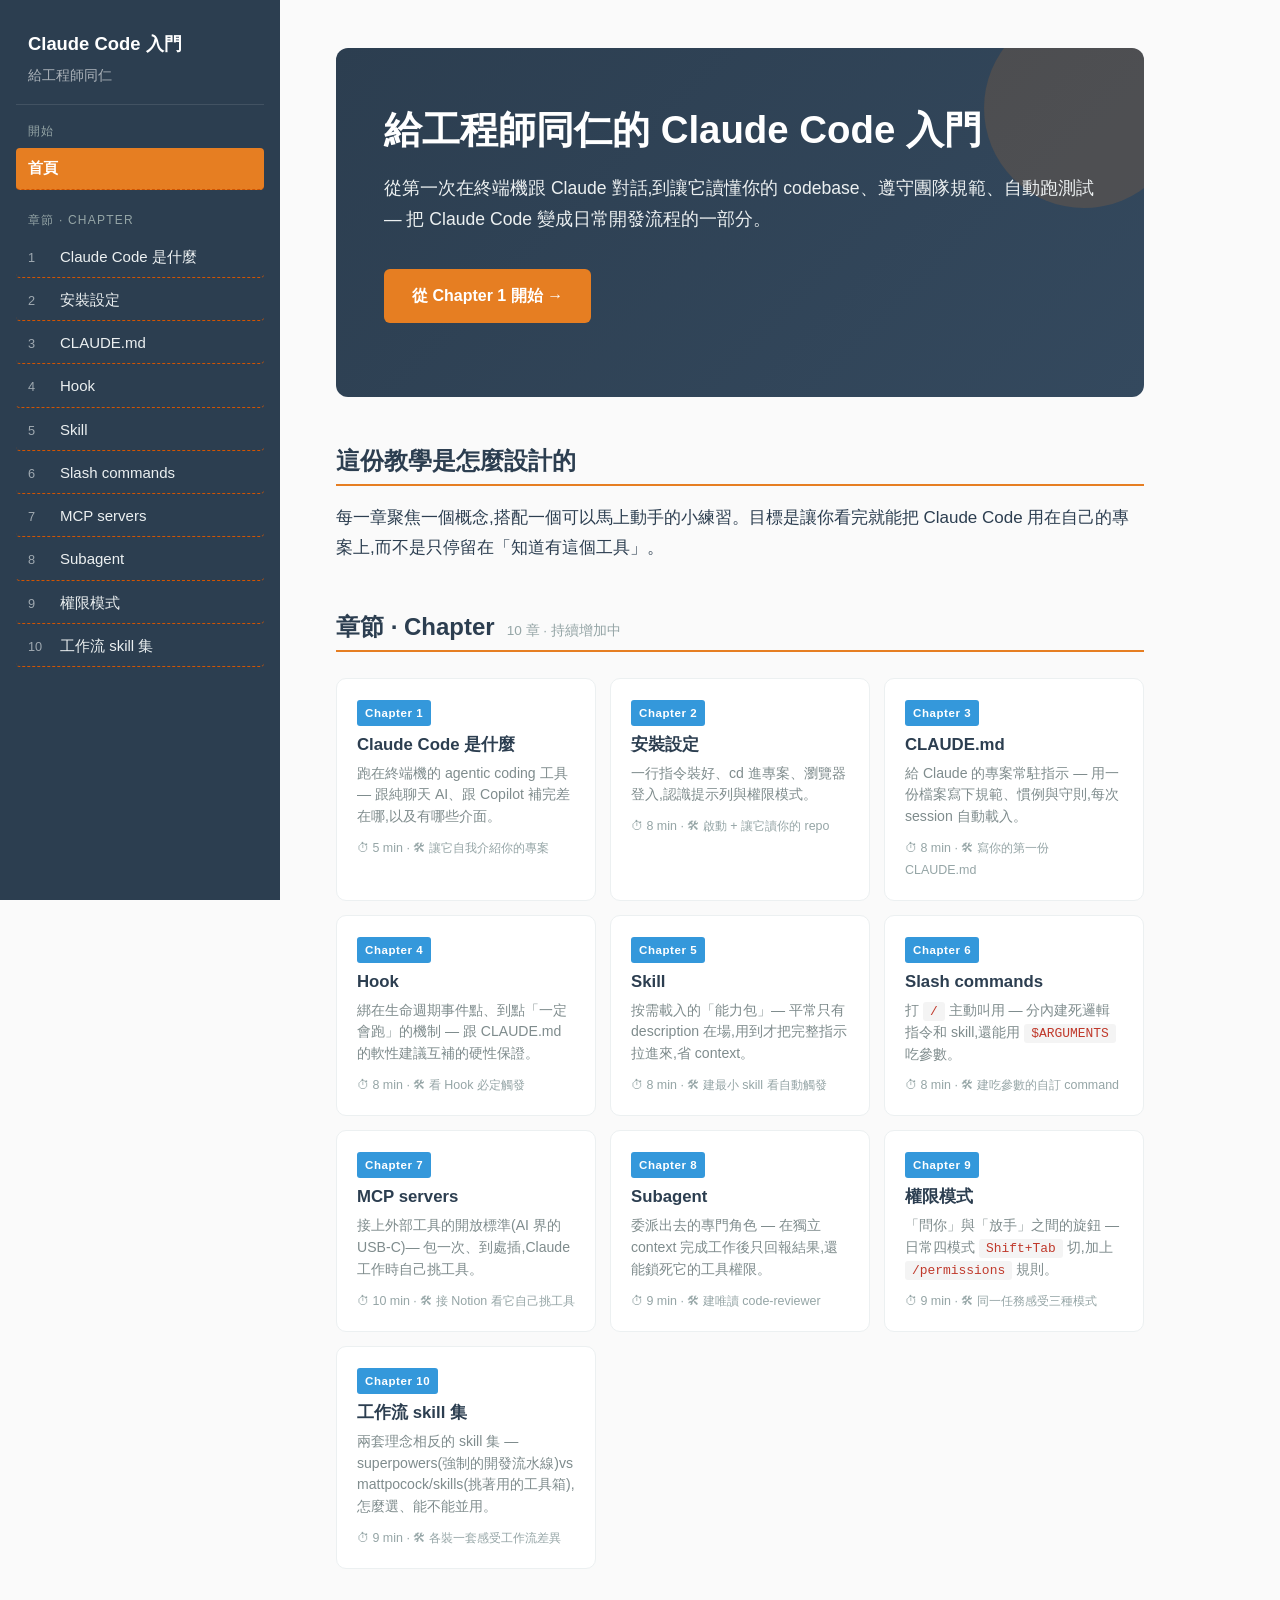
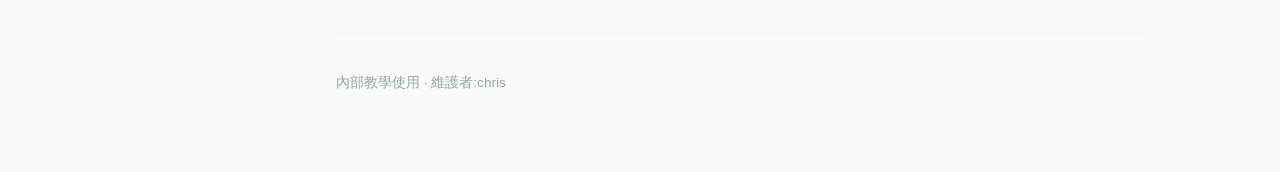
<file: index.html>
<!DOCTYPE html>
<html lang="zh-Hant">
<head>
  <meta charset="UTF-8">
  <meta name="viewport" content="width=device-width, initial-scale=1.0">
  <title>Claude Code 入門 — 給工程師同仁</title>
  <link rel="stylesheet" href="styles.css">
  <script src="script.js" defer></script>
</head>
<body>
<div class="site">

<aside class="sidebar">
  <a class="sidebar-brand" href="index.html">
    Claude Code 入門
    <small>給工程師同仁</small>
  </a>

  <div class="sidebar-section">
    <div class="sidebar-heading">開始</div>
    <a class="sidebar-link active" href="index.html">首頁</a>
  </div>

  <div class="sidebar-section">
    <div class="sidebar-heading">章節 · Chapter</div>
    <a class="sidebar-link" href="01-claude-code-是什麼.html"><span class="num">1</span>Claude Code 是什麼</a>
    <a class="sidebar-link" href="02-安裝設定.html"><span class="num">2</span>安裝設定</a>
    <a class="sidebar-link" href="03-claude-md.html"><span class="num">3</span>CLAUDE.md</a>
    <a class="sidebar-link" href="04-hook.html"><span class="num">4</span>Hook</a>
    <a class="sidebar-link" href="05-skill.html"><span class="num">5</span>Skill</a>
    <a class="sidebar-link" href="06-slash-commands.html"><span class="num">6</span>Slash commands</a>
    <a class="sidebar-link" href="07-mcp.html"><span class="num">7</span>MCP servers</a>
    <a class="sidebar-link" href="08-subagent.html"><span class="num">8</span>Subagent</a>
    <a class="sidebar-link" href="09-permission-modes.html"><span class="num">9</span>權限模式</a>
    <a class="sidebar-link" href="10-skill-工作流集.html"><span class="num">10</span>工作流 skill 集</a>
  </div>
</aside>

<main class="main">

<section class="hero">
  <h1>給工程師同仁的 Claude Code 入門</h1>
  <p>從第一次在終端機跟 Claude 對話,到讓它讀懂你的 codebase、遵守團隊規範、自動跑測試 — 把 Claude Code 變成日常開發流程的一部分。</p>
  <p style="margin-top: 18px;">
    <a class="btn" href="01-claude-code-是什麼.html">從 Chapter 1 開始 →</a>
  </p>
</section>

<section>
  <h2>這份教學是怎麼設計的</h2>
  <p>每一章聚焦一個概念,搭配一個可以馬上動手的小練習。目標是讓你看完就能把 Claude Code 用在自己的專案上,而不是只停留在「知道有這個工具」。</p>
</section>

<section class="section-block">
  <h2>章節 · Chapter <span class="duration">10 章 · 持續增加中</span></h2>
  <div class="lesson-grid">

    <a class="lesson-card partA" href="01-claude-code-是什麼.html">
      <span class="badge">Chapter 1</span>
      <h3>Claude Code 是什麼</h3>
      <div class="desc">跑在終端機的 agentic coding 工具 — 跟純聊天 AI、跟 Copilot 補完差在哪,以及有哪些介面。</div>
      <div class="meta">⏱ 5 min · 🛠 讓它自我介紹你的專案</div>
    </a>

    <a class="lesson-card partA" href="02-安裝設定.html">
      <span class="badge">Chapter 2</span>
      <h3>安裝設定</h3>
      <div class="desc">一行指令裝好、cd 進專案、瀏覽器登入,認識提示列與權限模式。</div>
      <div class="meta">⏱ 8 min · 🛠 啟動 + 讓它讀你的 repo</div>
    </a>

    <a class="lesson-card partA" href="03-claude-md.html">
      <span class="badge">Chapter 3</span>
      <h3>CLAUDE.md</h3>
      <div class="desc">給 Claude 的專案常駐指示 — 用一份檔案寫下規範、慣例與守則,每次 session 自動載入。</div>
      <div class="meta">⏱ 8 min · 🛠 寫你的第一份 CLAUDE.md</div>
    </a>

    <a class="lesson-card partA" href="04-hook.html">
      <span class="badge">Chapter 4</span>
      <h3>Hook</h3>
      <div class="desc">綁在生命週期事件點、到點「一定會跑」的機制 — 跟 CLAUDE.md 的軟性建議互補的硬性保證。</div>
      <div class="meta">⏱ 8 min · 🛠 看 Hook 必定觸發</div>
    </a>

    <a class="lesson-card partA" href="05-skill.html">
      <span class="badge">Chapter 5</span>
      <h3>Skill</h3>
      <div class="desc">按需載入的「能力包」— 平常只有 description 在場,用到才把完整指示拉進來,省 context。</div>
      <div class="meta">⏱ 8 min · 🛠 建最小 skill 看自動觸發</div>
    </a>

    <a class="lesson-card partA" href="06-slash-commands.html">
      <span class="badge">Chapter 6</span>
      <h3>Slash commands</h3>
      <div class="desc">打 <code>/</code> 主動叫用 — 分內建死邏輯指令和 skill,還能用 <code>$ARGUMENTS</code> 吃參數。</div>
      <div class="meta">⏱ 8 min · 🛠 建吃參數的自訂 command</div>
    </a>

    <a class="lesson-card partA" href="07-mcp.html">
      <span class="badge">Chapter 7</span>
      <h3>MCP servers</h3>
      <div class="desc">接上外部工具的開放標準(AI 界的 USB-C)— 包一次、到處插,Claude 工作時自己挑工具。</div>
      <div class="meta">⏱ 10 min · 🛠 接 Notion 看它自己挑工具</div>
    </a>

    <a class="lesson-card partA" href="08-subagent.html">
      <span class="badge">Chapter 8</span>
      <h3>Subagent</h3>
      <div class="desc">委派出去的專門角色 — 在獨立 context 完成工作後只回報結果,還能鎖死它的工具權限。</div>
      <div class="meta">⏱ 9 min · 🛠 建唯讀 code-reviewer</div>
    </a>

    <a class="lesson-card partA" href="09-permission-modes.html">
      <span class="badge">Chapter 9</span>
      <h3>權限模式</h3>
      <div class="desc">「問你」與「放手」之間的旋鈕 — 日常四模式 <code>Shift+Tab</code> 切,加上 <code>/permissions</code> 規則。</div>
      <div class="meta">⏱ 9 min · 🛠 同一任務感受三種模式</div>
    </a>

    <a class="lesson-card partA" href="10-skill-工作流集.html">
      <span class="badge">Chapter 10</span>
      <h3>工作流 skill 集</h3>
      <div class="desc">兩套理念相反的 skill 集 — superpowers(強制的開發流水線)vs mattpocock/skills(挑著用的工具箱),怎麼選、能不能並用。</div>
      <div class="meta">⏱ 9 min · 🛠 各裝一套感受工作流差異</div>
    </a>

  </div>
</section>

<div class="footer">
  <p>內部教學使用 · 維護者:chris</p>
</div>

</main>
</div>
</body>
</html>
</file>
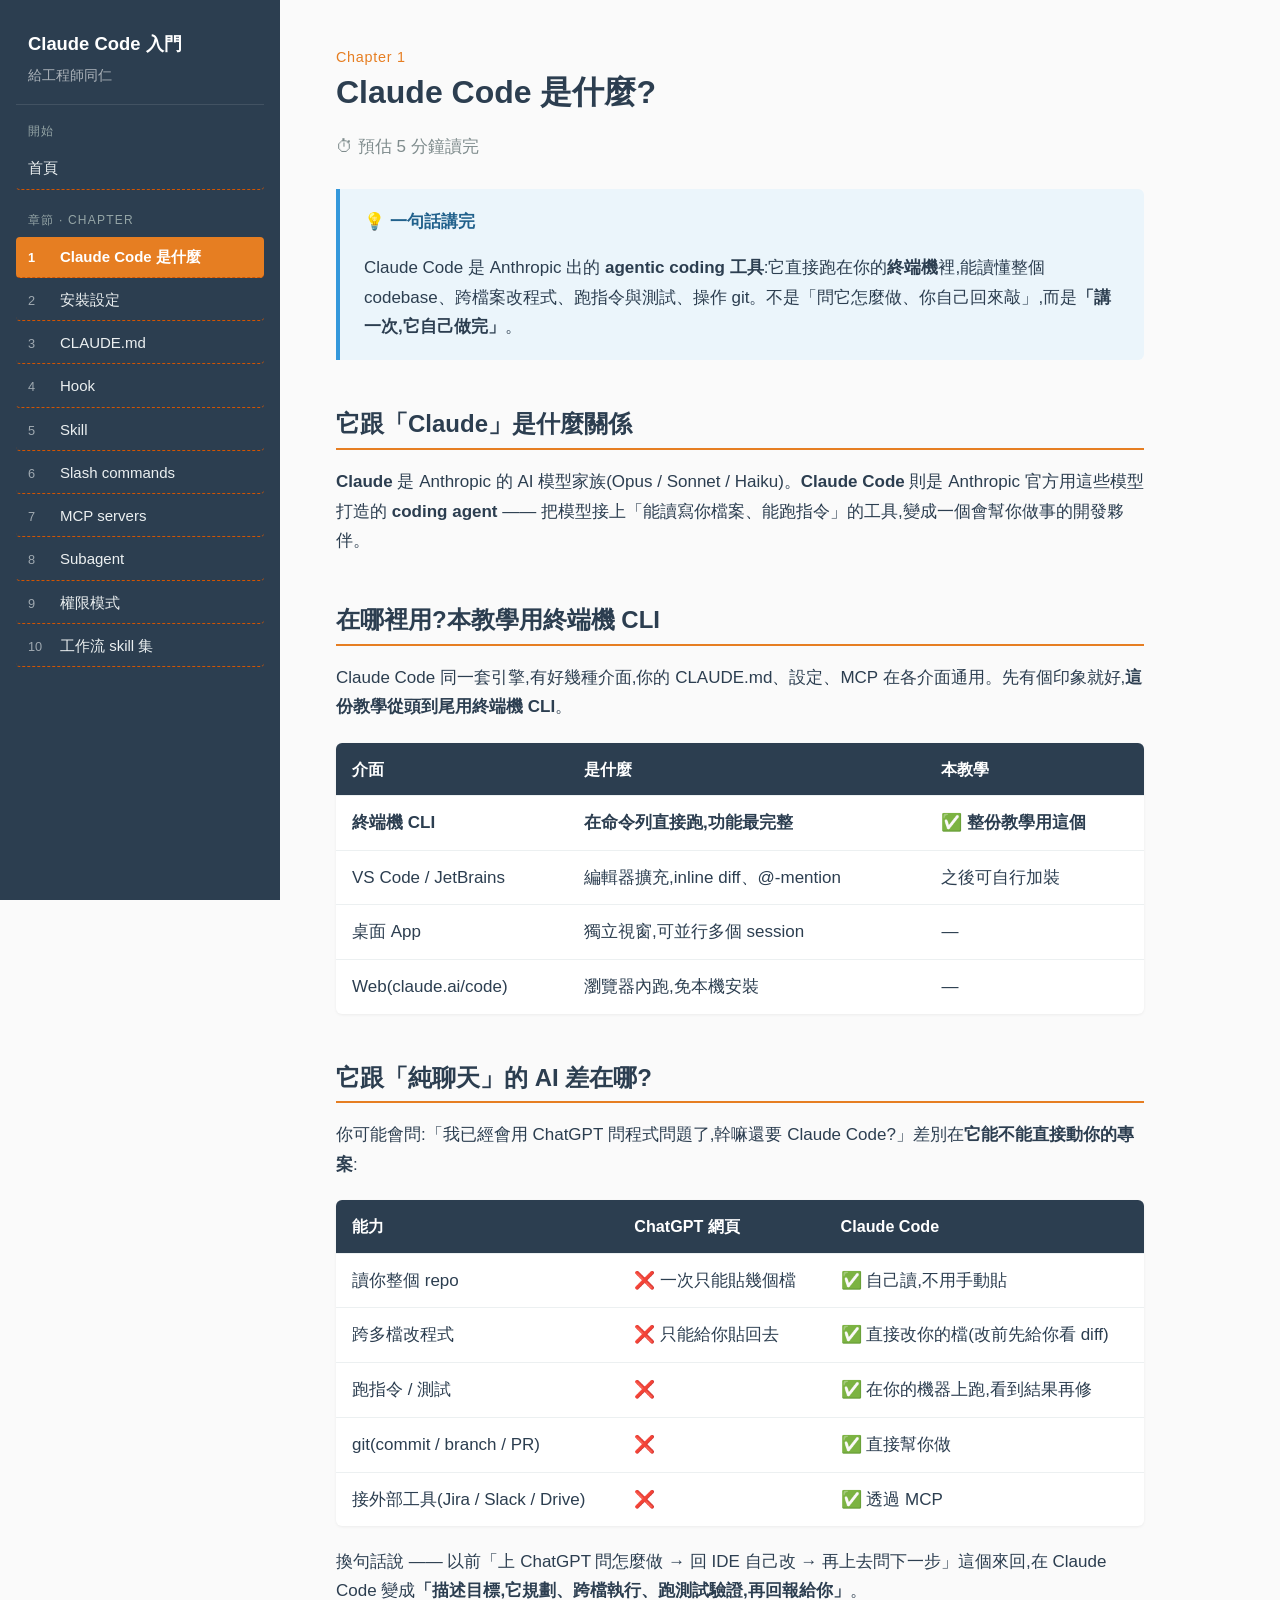
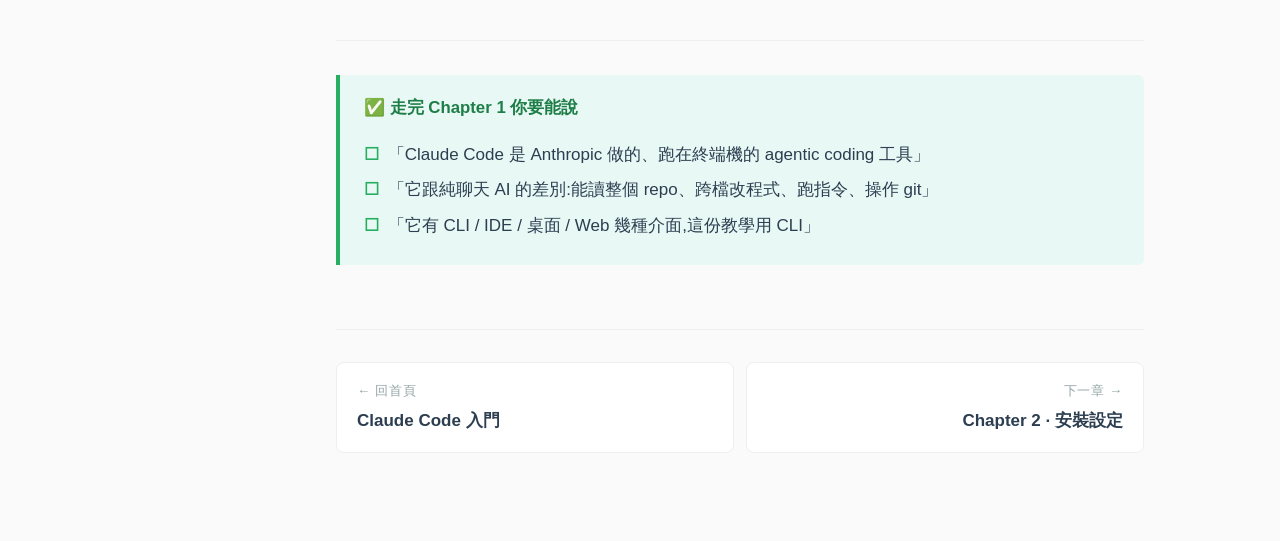
<file: 01-claude-code-是什麼.html>
<!DOCTYPE html>
<html lang="zh-Hant">
<head>
  <meta charset="UTF-8">
  <meta name="viewport" content="width=device-width, initial-scale=1.0">
  <title>Chapter 1 · Claude Code 是什麼 — Claude Code 入門</title>
  <link rel="stylesheet" href="styles.css">
  <script src="script.js" defer></script>
</head>
<body>
<div class="site">

<aside class="sidebar">
  <a class="sidebar-brand" href="index.html">
    Claude Code 入門
    <small>給工程師同仁</small>
  </a>

  <div class="sidebar-section">
    <div class="sidebar-heading">開始</div>
    <a class="sidebar-link" href="index.html">首頁</a>
  </div>

  <div class="sidebar-section">
    <div class="sidebar-heading">章節 · Chapter</div>
    <a class="sidebar-link active" href="01-claude-code-是什麼.html"><span class="num">1</span>Claude Code 是什麼</a>
    <a class="sidebar-link" href="02-安裝設定.html"><span class="num">2</span>安裝設定</a>
    <a class="sidebar-link" href="03-claude-md.html"><span class="num">3</span>CLAUDE.md</a>
    <a class="sidebar-link" href="04-hook.html"><span class="num">4</span>Hook</a>
    <a class="sidebar-link" href="05-skill.html"><span class="num">5</span>Skill</a>
    <a class="sidebar-link" href="06-slash-commands.html"><span class="num">6</span>Slash commands</a>
    <a class="sidebar-link" href="07-mcp.html"><span class="num">7</span>MCP servers</a>
    <a class="sidebar-link" href="08-subagent.html"><span class="num">8</span>Subagent</a>
    <a class="sidebar-link" href="09-permission-modes.html"><span class="num">9</span>權限模式</a>
    <a class="sidebar-link" href="10-skill-工作流集.html"><span class="num">10</span>工作流 skill 集</a>
  </div>
</aside>

<main class="main">

<h1>
  <span class="chapter-label">Chapter 1</span>
  Claude Code 是什麼?
</h1>

<p style="color:#7F8C8D;">⏱ 預估 5 分鐘讀完</p>

<div class="box box-concept">
  <div class="box-title">💡 一句話講完</div>
  <p>Claude Code 是 Anthropic 出的 <strong>agentic coding 工具</strong>:它直接跑在你的<strong>終端機</strong>裡,能讀懂整個 codebase、跨檔案改程式、跑指令與測試、操作 git。不是「問它怎麼做、你自己回來敲」,而是<strong>「講一次,它自己做完」</strong>。</p>
</div>

<h2>它跟「Claude」是什麼關係</h2>

<p><strong>Claude</strong> 是 Anthropic 的 AI 模型家族(Opus / Sonnet / Haiku)。<strong>Claude Code</strong> 則是 Anthropic 官方用這些模型打造的 <strong>coding agent</strong> —— 把模型接上「能讀寫你檔案、能跑指令」的工具,變成一個會幫你做事的開發夥伴。</p>

<h2>在哪裡用?本教學用終端機 CLI</h2>

<p>Claude Code 同一套引擎,有好幾種介面,你的 CLAUDE.md、設定、MCP 在各介面通用。先有個印象就好,<strong>這份教學從頭到尾用終端機 CLI</strong>。</p>

<table>
  <tr>
    <th>介面</th>
    <th>是什麼</th>
    <th>本教學</th>
  </tr>
  <tr>
    <td><strong>終端機 CLI</strong></td>
    <td><strong>在命令列直接跑,功能最完整</strong></td>
    <td><strong>✅ 整份教學用這個</strong></td>
  </tr>
  <tr>
    <td>VS Code / JetBrains</td>
    <td>編輯器擴充,inline diff、@-mention</td>
    <td>之後可自行加裝</td>
  </tr>
  <tr>
    <td>桌面 App</td>
    <td>獨立視窗,可並行多個 session</td>
    <td>—</td>
  </tr>
  <tr>
    <td>Web(claude.ai/code)</td>
    <td>瀏覽器內跑,免本機安裝</td>
    <td>—</td>
  </tr>
</table>

<h2>它跟「純聊天」的 AI 差在哪?</h2>

<p>你可能會問:「我已經會用 ChatGPT 問程式問題了,幹嘛還要 Claude Code?」差別在<strong>它能不能直接動你的專案</strong>:</p>

<table>
  <tr>
    <th>能力</th>
    <th>ChatGPT 網頁</th>
    <th>Claude Code</th>
  </tr>
  <tr>
    <td>讀你整個 repo</td>
    <td>❌ 一次只能貼幾個檔</td>
    <td>✅ 自己讀,不用手動貼</td>
  </tr>
  <tr>
    <td>跨多檔改程式</td>
    <td>❌ 只能給你貼回去</td>
    <td>✅ 直接改你的檔(改前先給你看 diff)</td>
  </tr>
  <tr>
    <td>跑指令 / 測試</td>
    <td>❌</td>
    <td>✅ 在你的機器上跑,看到結果再修</td>
  </tr>
  <tr>
    <td>git(commit / branch / PR)</td>
    <td>❌</td>
    <td>✅ 直接幫你做</td>
  </tr>
  <tr>
    <td>接外部工具(Jira / Slack / Drive)</td>
    <td>❌</td>
    <td>✅ 透過 MCP</td>
  </tr>
</table>

<p>換句話說 —— 以前「上 ChatGPT 問怎麼做 → 回 IDE 自己改 → 再上去問下一步」這個來回,在 Claude Code 變成<strong>「描述目標,它規劃、跨檔執行、跑測試驗證,再回報給你」</strong>。</p>


<hr>

<div class="box box-check">
  <div class="box-title">✅ 走完 Chapter 1 你要能說</div>
  <ul>
    <li>「Claude Code 是 Anthropic 做的、跑在終端機的 agentic coding 工具」</li>
    <li>「它跟純聊天 AI 的差別:能讀整個 repo、跨檔改程式、跑指令、操作 git」</li>
    <li>「它有 CLI / IDE / 桌面 / Web 幾種介面,這份教學用 CLI」</li>
  </ul>
</div>

<div class="page-nav">
  <a href="index.html">
    <span class="label">← 回首頁</span>
    <span class="title">Claude Code 入門</span>
  </a>
  <a href="02-安裝設定.html" class="next">
    <span class="label">下一章 →</span>
    <span class="title">Chapter 2 · 安裝設定</span>
  </a>
</div>

</main>
</div>
</body>
</html>
</file>
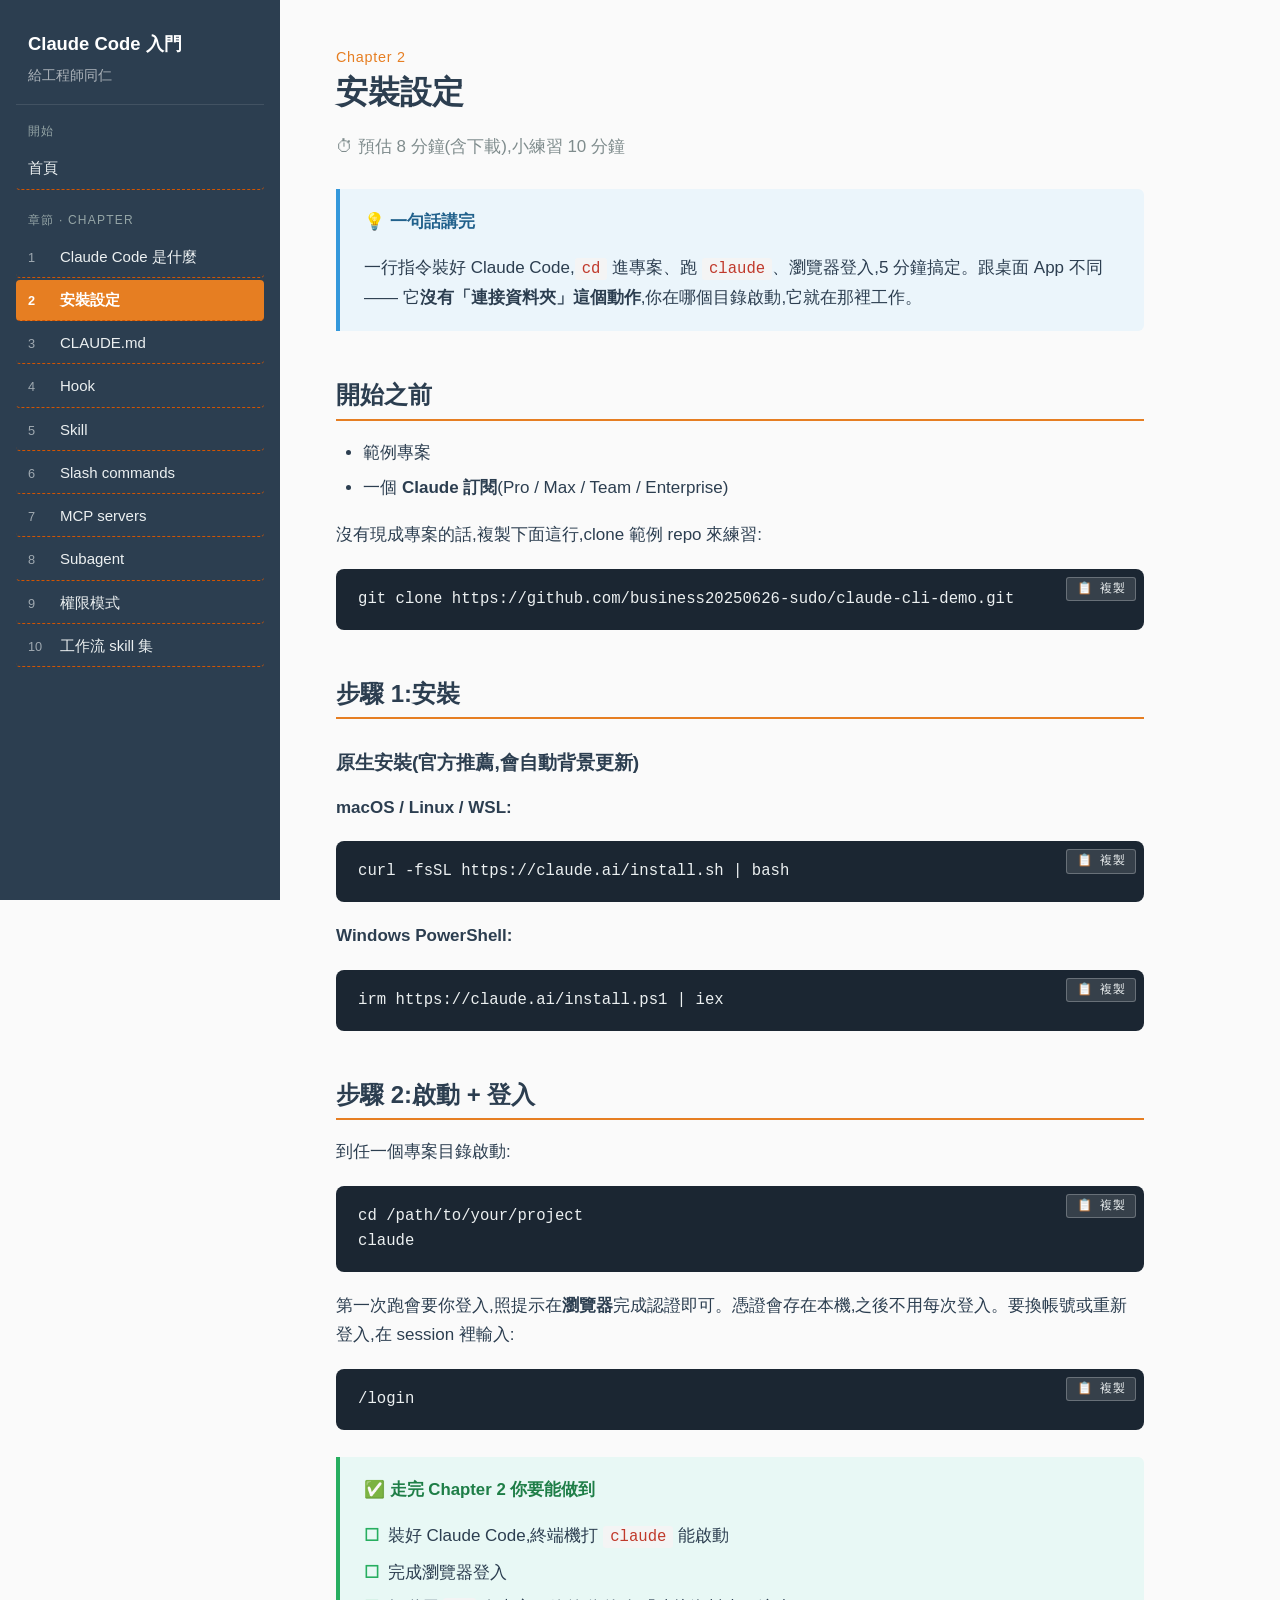
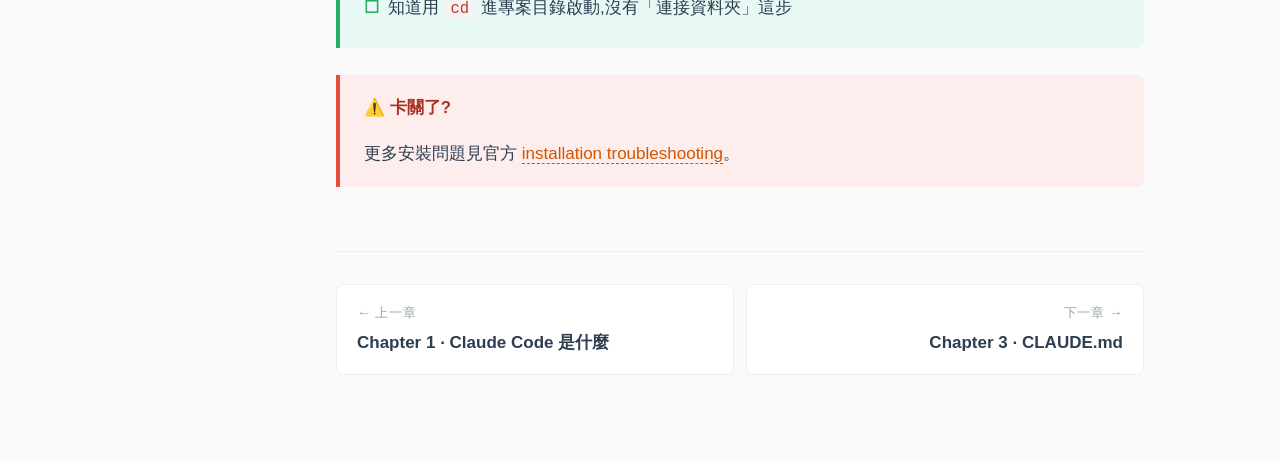
<file: 02-安裝設定.html>
<!DOCTYPE html>
<html lang="zh-Hant">
<head>
  <meta charset="UTF-8">
  <meta name="viewport" content="width=device-width, initial-scale=1.0">
  <title>Chapter 2 · 安裝設定 — Claude Code 入門</title>
  <link rel="stylesheet" href="styles.css">
  <script src="script.js" defer></script>
</head>
<body>
<div class="site">

<aside class="sidebar">
  <a class="sidebar-brand" href="index.html">
    Claude Code 入門
    <small>給工程師同仁</small>
  </a>

  <div class="sidebar-section">
    <div class="sidebar-heading">開始</div>
    <a class="sidebar-link" href="index.html">首頁</a>
  </div>

  <div class="sidebar-section">
    <div class="sidebar-heading">章節 · Chapter</div>
    <a class="sidebar-link" href="01-claude-code-是什麼.html"><span class="num">1</span>Claude Code 是什麼</a>
    <a class="sidebar-link active" href="02-安裝設定.html"><span class="num">2</span>安裝設定</a>
    <a class="sidebar-link" href="03-claude-md.html"><span class="num">3</span>CLAUDE.md</a>
    <a class="sidebar-link" href="04-hook.html"><span class="num">4</span>Hook</a>
    <a class="sidebar-link" href="05-skill.html"><span class="num">5</span>Skill</a>
    <a class="sidebar-link" href="06-slash-commands.html"><span class="num">6</span>Slash commands</a>
    <a class="sidebar-link" href="07-mcp.html"><span class="num">7</span>MCP servers</a>
    <a class="sidebar-link" href="08-subagent.html"><span class="num">8</span>Subagent</a>
    <a class="sidebar-link" href="09-permission-modes.html"><span class="num">9</span>權限模式</a>
    <a class="sidebar-link" href="10-skill-工作流集.html"><span class="num">10</span>工作流 skill 集</a>
  </div>
</aside>

<main class="main">

<h1>
  <span class="chapter-label">Chapter 2</span>
  安裝設定
</h1>

<p style="color:#7F8C8D;">⏱ 預估 8 分鐘(含下載),小練習 10 分鐘</p>

<div class="box box-concept">
  <div class="box-title">💡 一句話講完</div>
  <p>一行指令裝好 Claude Code,<code>cd</code> 進專案、跑 <code>claude</code>、瀏覽器登入,5 分鐘搞定。跟桌面 App 不同 —— 它<strong>沒有「連接資料夾」這個動作</strong>,你在哪個目錄啟動,它就在那裡工作。</p>
</div>

<h2>開始之前</h2>
<ul>
  <li>範例專案</li>
  <li>一個 <strong>Claude 訂閱</strong>(Pro / Max / Team / Enterprise)</li>
</ul>

<p>沒有現成專案的話,複製下面這行,clone 範例 repo 來練習:</p>
<pre><code>git clone https://github.com/business20250626-sudo/claude-cli-demo.git</code></pre>

<h2>步驟 1:安裝</h2>

<h3>原生安裝(官方推薦,會自動背景更新)</h3>

<p><strong>macOS / Linux / WSL:</strong></p>
<pre><code>curl -fsSL https://claude.ai/install.sh | bash</code></pre>

<p><strong>Windows PowerShell:</strong></p>
<pre><code>irm https://claude.ai/install.ps1 | iex</code></pre>

<h2>步驟 2:啟動 + 登入</h2>

<p>到任一個專案目錄啟動:</p>
<pre><code>cd /path/to/your/project
claude</code></pre>

<p>第一次跑會要你登入,照提示在<strong>瀏覽器</strong>完成認證即可。憑證會存在本機,之後不用每次登入。要換帳號或重新登入,在 session 裡輸入:</p>
<pre><code>/login</code></pre>

<div class="box box-check">
  <div class="box-title">✅ 走完 Chapter 2 你要能做到</div>
  <ul>
    <li>裝好 Claude Code,終端機打 <code>claude</code> 能啟動</li>
    <li>完成瀏覽器登入</li>
    <li>知道用 <code>cd</code> 進專案目錄啟動,沒有「連接資料夾」這步</li>
  </ul>
</div>

<div class="box box-warning">
  <div class="box-title">⚠️ 卡關了?</div>
  <p>更多安裝問題見官方 <a href="https://code.claude.com/docs/en/troubleshoot-install" target="_blank">installation troubleshooting</a>。</p>
</div>

<div class="page-nav">
  <a href="01-claude-code-是什麼.html">
    <span class="label">← 上一章</span>
    <span class="title">Chapter 1 · Claude Code 是什麼</span>
  </a>
  <a href="03-claude-md.html" class="next">
    <span class="label">下一章 →</span>
    <span class="title">Chapter 3 · CLAUDE.md</span>
  </a>
</div>

</main>
</div>
</body>
</html>
</file>
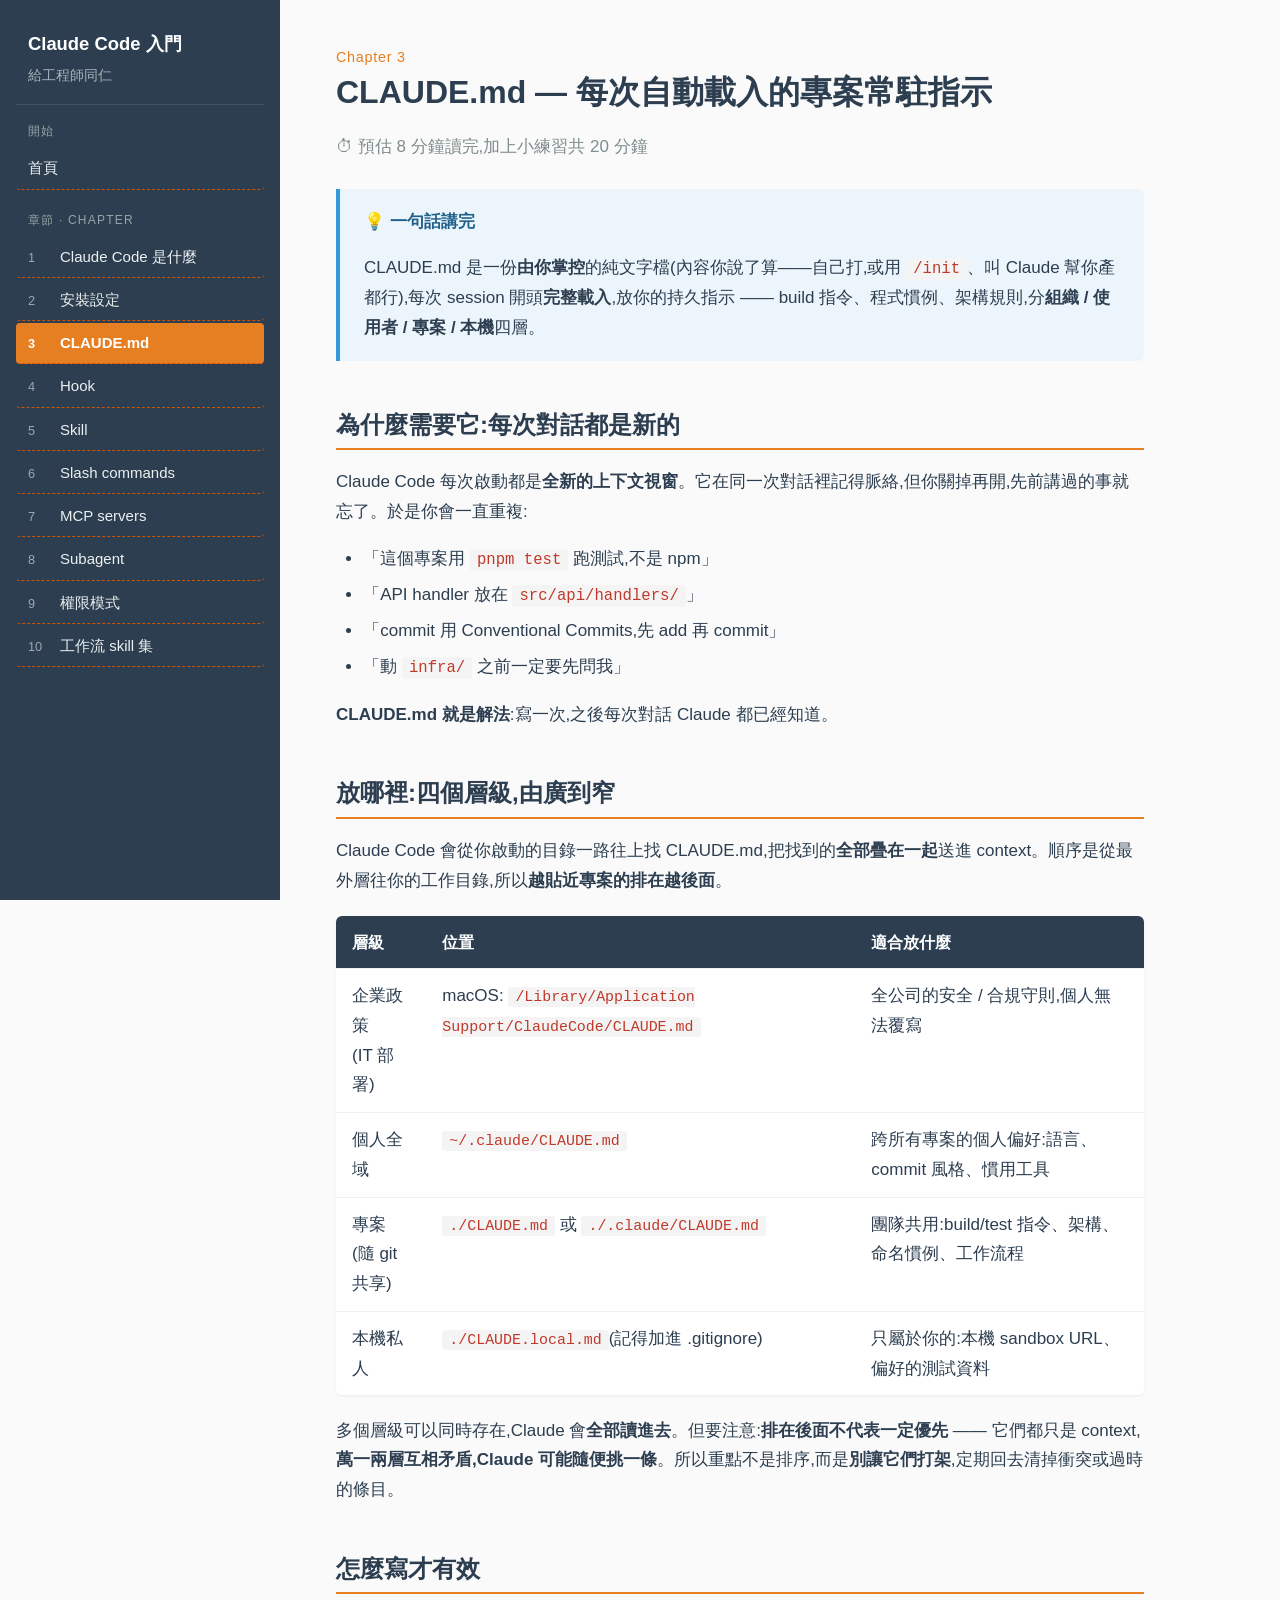
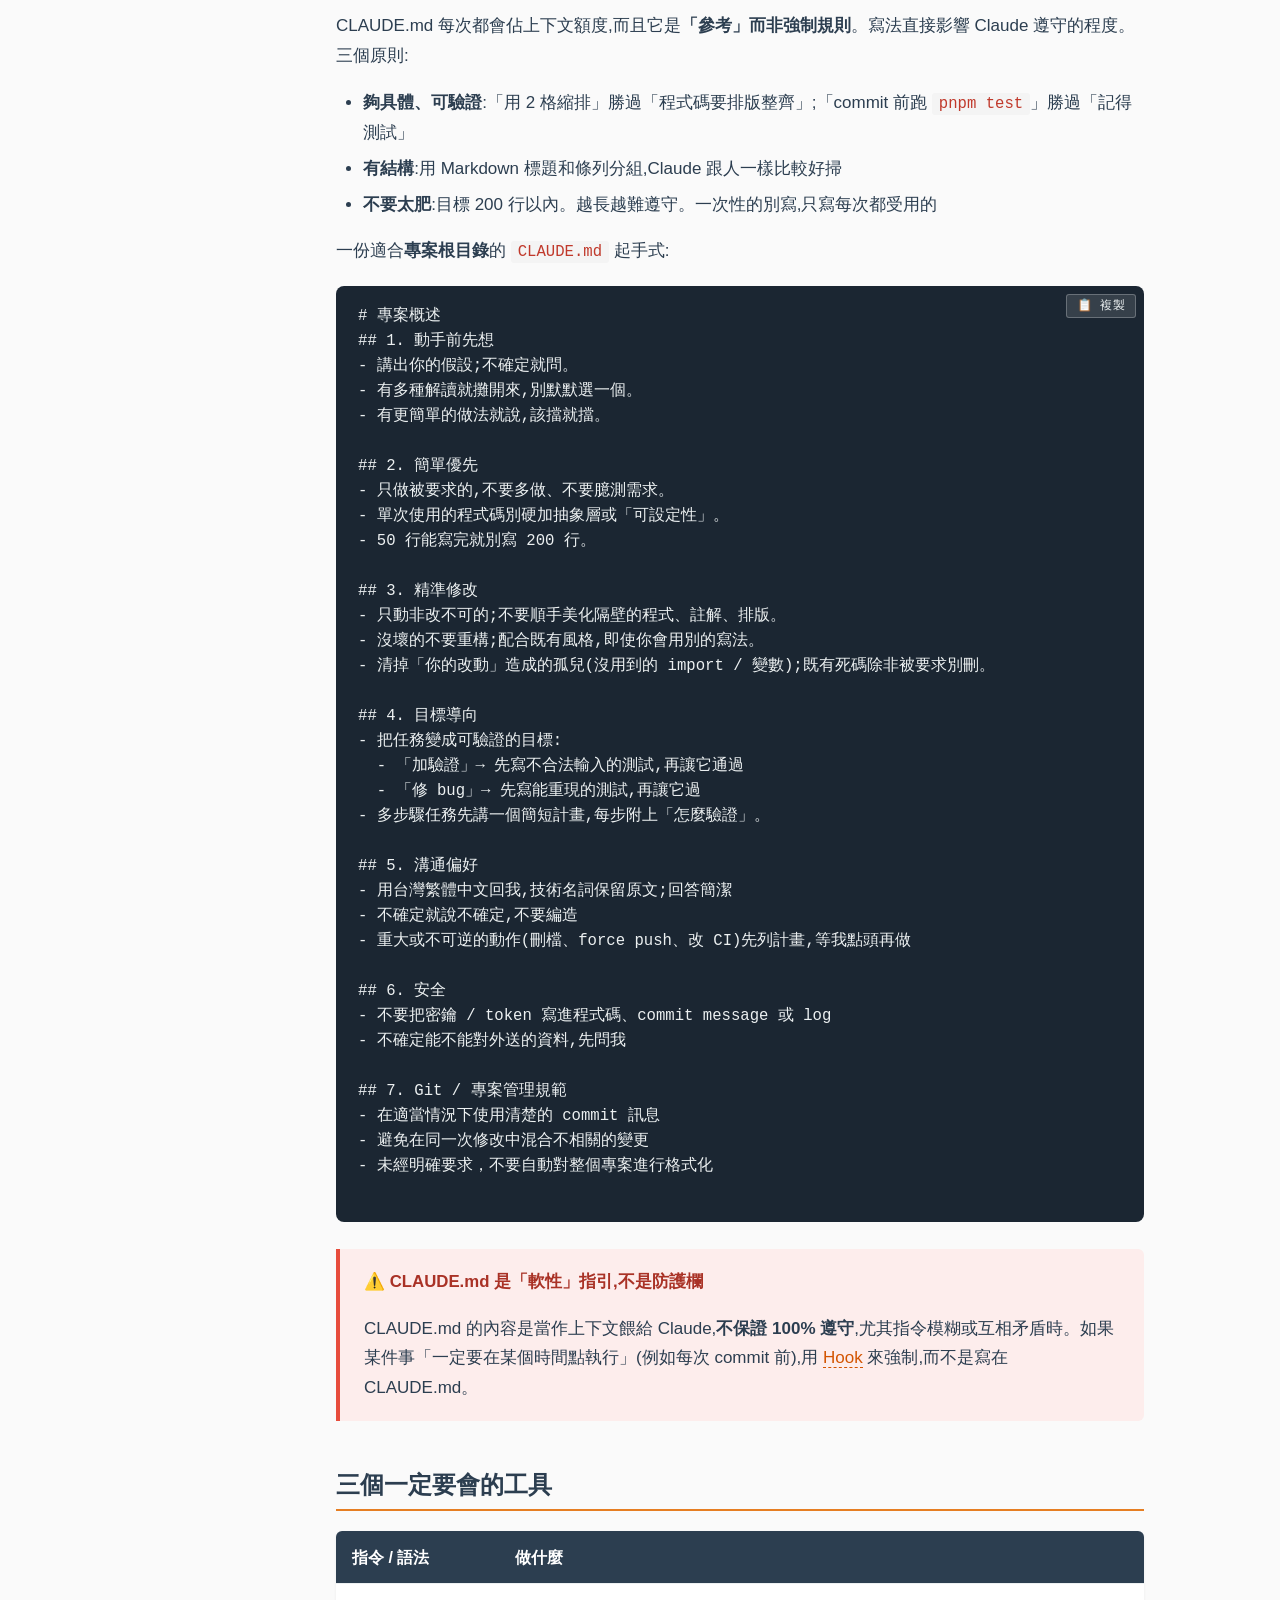
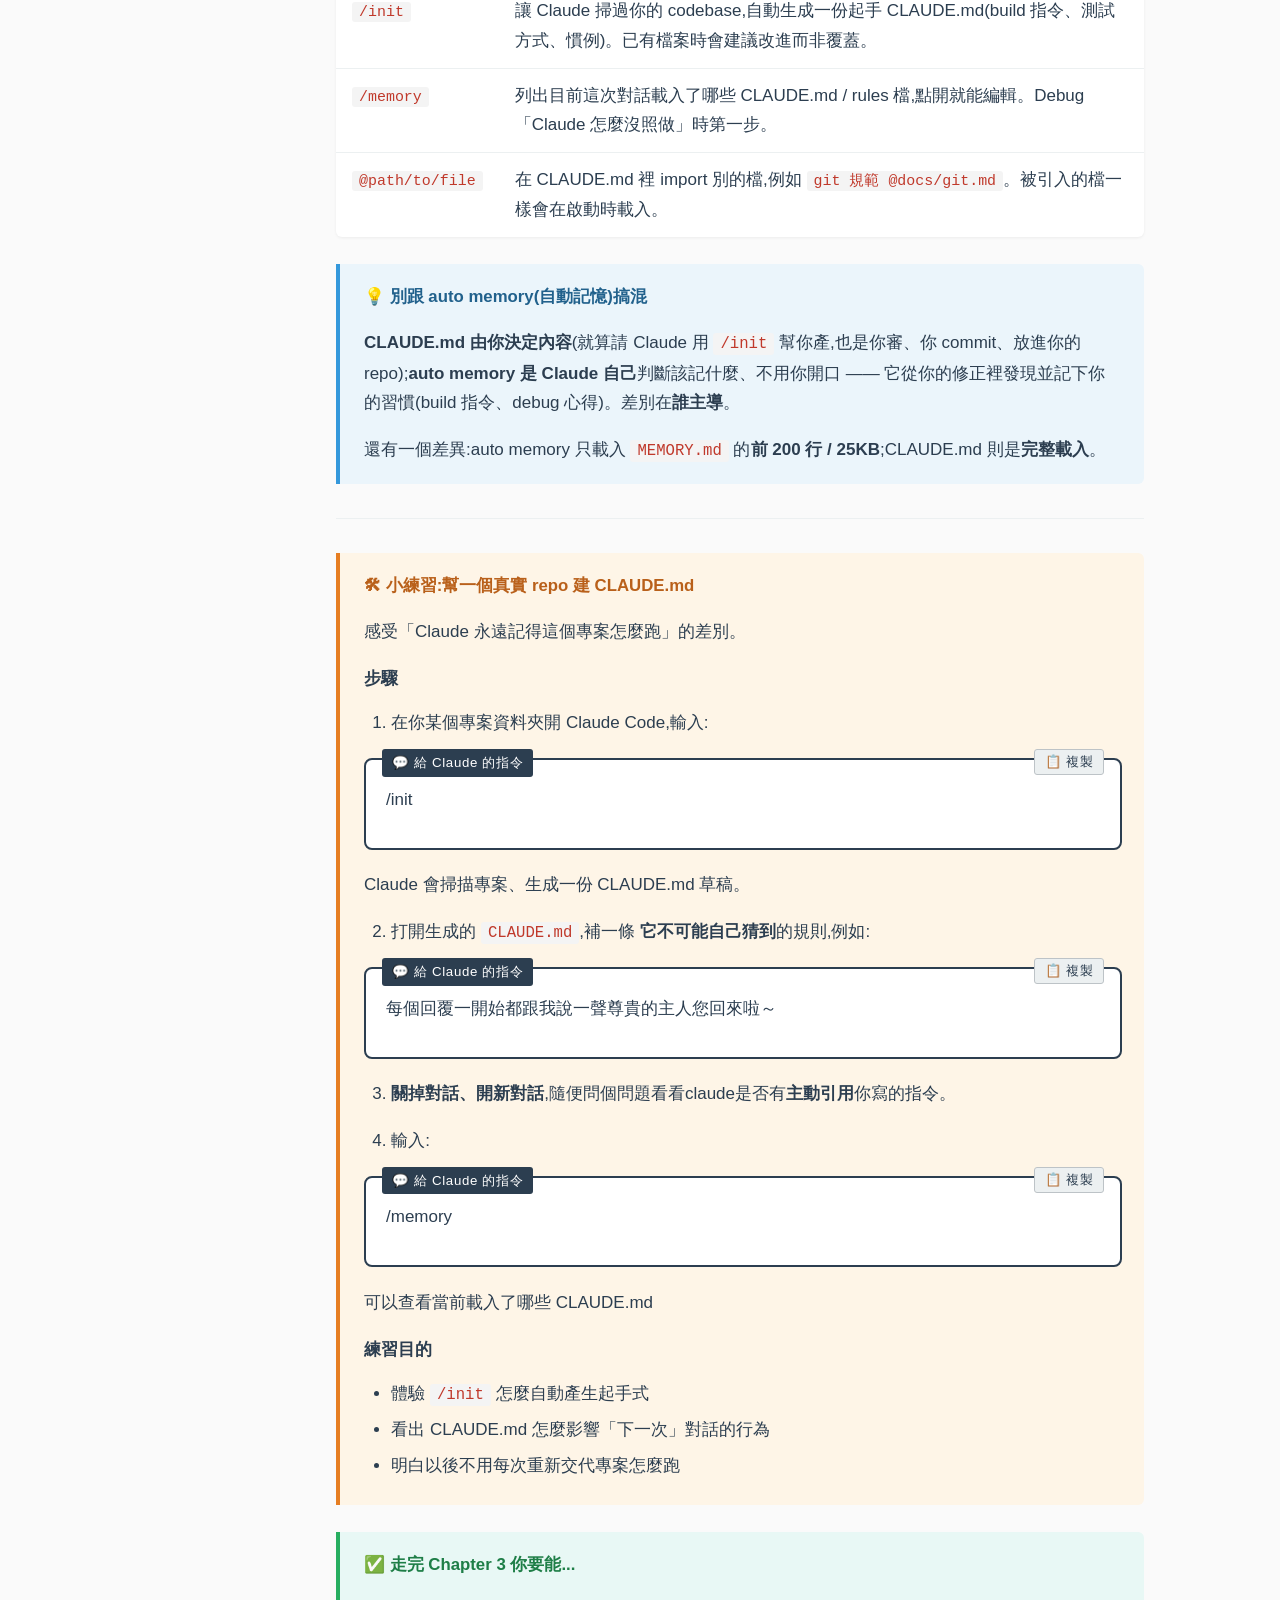
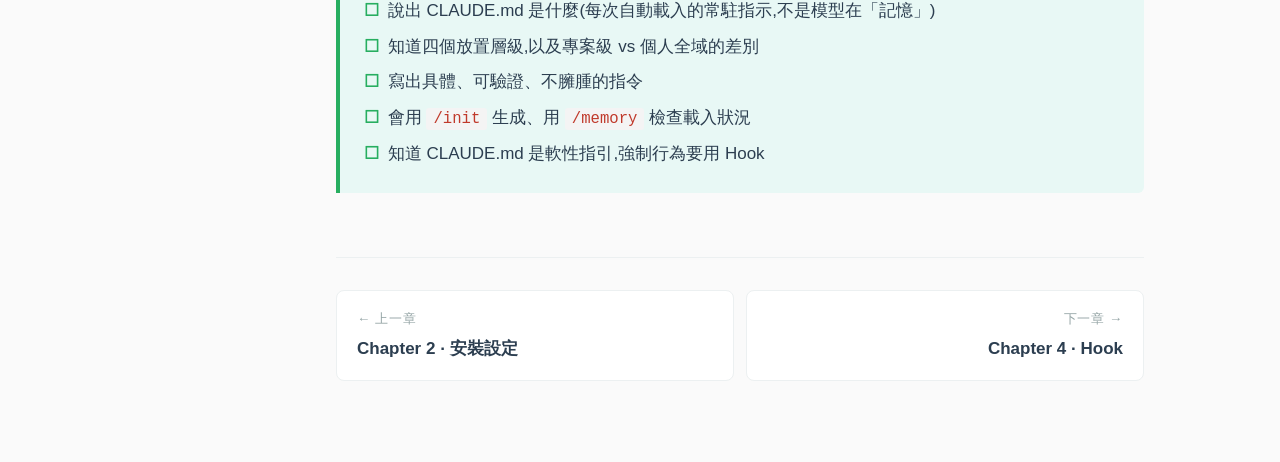
<file: 03-claude-md.html>
<!DOCTYPE html>
<html lang="zh-Hant">
<head>
  <meta charset="UTF-8">
  <meta name="viewport" content="width=device-width, initial-scale=1.0">
  <title>Chapter 3 · CLAUDE.md — Claude Code 入門</title>
  <link rel="stylesheet" href="styles.css">
  <script src="script.js" defer></script>
</head>
<body>
<div class="site">

<aside class="sidebar">
  <a class="sidebar-brand" href="index.html">
    Claude Code 入門
    <small>給工程師同仁</small>
  </a>

  <div class="sidebar-section">
    <div class="sidebar-heading">開始</div>
    <a class="sidebar-link" href="index.html">首頁</a>
  </div>

  <div class="sidebar-section">
    <div class="sidebar-heading">章節 · Chapter</div>
    <a class="sidebar-link" href="01-claude-code-是什麼.html"><span class="num">1</span>Claude Code 是什麼</a>
    <a class="sidebar-link" href="02-安裝設定.html"><span class="num">2</span>安裝設定</a>
    <a class="sidebar-link active" href="03-claude-md.html"><span class="num">3</span>CLAUDE.md</a>
    <a class="sidebar-link" href="04-hook.html"><span class="num">4</span>Hook</a>
    <a class="sidebar-link" href="05-skill.html"><span class="num">5</span>Skill</a>
    <a class="sidebar-link" href="06-slash-commands.html"><span class="num">6</span>Slash commands</a>
    <a class="sidebar-link" href="07-mcp.html"><span class="num">7</span>MCP servers</a>
    <a class="sidebar-link" href="08-subagent.html"><span class="num">8</span>Subagent</a>
    <a class="sidebar-link" href="09-permission-modes.html"><span class="num">9</span>權限模式</a>
    <a class="sidebar-link" href="10-skill-工作流集.html"><span class="num">10</span>工作流 skill 集</a>
  </div>
</aside>

<main class="main">

<h1>
  <span class="chapter-label">Chapter 3</span>
  CLAUDE.md — 每次自動載入的專案常駐指示
</h1>

<p style="color:#7F8C8D;">⏱ 預估 8 分鐘讀完,加上小練習共 20 分鐘</p>

<div class="box box-concept">
  <div class="box-title">💡 一句話講完</div>
  <p>CLAUDE.md 是一份<strong>由你掌控</strong>的純文字檔(內容你說了算——自己打,或用 <code>/init</code>、叫 Claude 幫你產都行),每次 session 開頭<strong>完整載入</strong>,放你的持久指示 —— build 指令、程式慣例、架構規則,分<strong>組織 / 使用者 / 專案 / 本機</strong>四層。</p>
</div>

<h2>為什麼需要它:每次對話都是新的</h2>

<p>Claude Code 每次啟動都是<strong>全新的上下文視窗</strong>。它在同一次對話裡記得脈絡,但你關掉再開,先前講過的事就忘了。於是你會一直重複:</p>

<ul>
  <li>「這個專案用 <code>pnpm test</code> 跑測試,不是 npm」</li>
  <li>「API handler 放在 <code>src/api/handlers/</code>」</li>
  <li>「commit 用 Conventional Commits,先 add 再 commit」</li>
  <li>「動 <code>infra/</code> 之前一定要先問我」</li>
</ul>

<p><strong>CLAUDE.md 就是解法</strong>:寫一次,之後每次對話 Claude 都已經知道。</p>

<h2>放哪裡:四個層級,由廣到窄</h2>

<p>Claude Code 會從你啟動的目錄一路往上找 CLAUDE.md,把找到的<strong>全部疊在一起</strong>送進 context。順序是從最外層往你的工作目錄,所以<strong>越貼近專案的排在越後面</strong>。</p>

<table>
  <tr>
    <th>層級</th>
    <th>位置</th>
    <th>適合放什麼</th>
  </tr>
  <tr>
    <td>企業政策<br>(IT 部署)</td>
    <td>macOS: <code>/Library/Application Support/ClaudeCode/CLAUDE.md</code></td>
    <td>全公司的安全 / 合規守則,個人無法覆寫</td>
  </tr>
  <tr>
    <td>個人全域</td>
    <td><code>~/.claude/CLAUDE.md</code></td>
    <td>跨所有專案的個人偏好:語言、commit 風格、慣用工具</td>
  </tr>
  <tr>
    <td>專案<br>(隨 git 共享)</td>
    <td><code>./CLAUDE.md</code> 或 <code>./.claude/CLAUDE.md</code></td>
    <td>團隊共用:build/test 指令、架構、命名慣例、工作流程</td>
  </tr>
  <tr>
    <td>本機私人</td>
    <td><code>./CLAUDE.local.md</code>(記得加進 .gitignore)</td>
    <td>只屬於你的:本機 sandbox URL、偏好的測試資料</td>
  </tr>
</table>

<p>多個層級可以同時存在,Claude 會<strong>全部讀進去</strong>。但要注意:<strong>排在後面不代表一定優先</strong> —— 它們都只是 context,<strong>萬一兩層互相矛盾,Claude 可能隨便挑一條</strong>。所以重點不是排序,而是<strong>別讓它們打架</strong>,定期回去清掉衝突或過時的條目。</p>

<h2>怎麼寫才有效</h2>

<p>CLAUDE.md 每次都會佔上下文額度,而且它是<strong>「參考」而非強制規則</strong>。寫法直接影響 Claude 遵守的程度。三個原則:</p>

<ul>
  <li><strong>夠具體、可驗證</strong>:「用 2 格縮排」勝過「程式碼要排版整齊」;「commit 前跑 <code>pnpm test</code>」勝過「記得測試」</li>
  <li><strong>有結構</strong>:用 Markdown 標題和條列分組,Claude 跟人一樣比較好掃</li>
  <li><strong>不要太肥</strong>:目標 200 行以內。越長越難遵守。一次性的別寫,只寫每次都受用的</li>
</ul>

<p>一份適合<strong>專案根目錄</strong>的 <code>CLAUDE.md</code> 起手式:</p>

<pre><code># 專案概述
## 1. 動手前先想
- 講出你的假設;不確定就問。
- 有多種解讀就攤開來,別默默選一個。
- 有更簡單的做法就說,該擋就擋。

## 2. 簡單優先
- 只做被要求的,不要多做、不要臆測需求。
- 單次使用的程式碼別硬加抽象層或「可設定性」。
- 50 行能寫完就別寫 200 行。

## 3. 精準修改
- 只動非改不可的;不要順手美化隔壁的程式、註解、排版。
- 沒壞的不要重構;配合既有風格,即使你會用別的寫法。
- 清掉「你的改動」造成的孤兒(沒用到的 import / 變數);既有死碼除非被要求別刪。

## 4. 目標導向
- 把任務變成可驗證的目標:
  - 「加驗證」→ 先寫不合法輸入的測試,再讓它通過
  - 「修 bug」→ 先寫能重現的測試,再讓它過
- 多步驟任務先講一個簡短計畫,每步附上「怎麼驗證」。

## 5. 溝通偏好
- 用台灣繁體中文回我,技術名詞保留原文;回答簡潔
- 不確定就說不確定,不要編造
- 重大或不可逆的動作(刪檔、force push、改 CI)先列計畫,等我點頭再做

## 6. 安全
- 不要把密鑰 / token 寫進程式碼、commit message 或 log
- 不確定能不能對外送的資料,先問我

## 7. Git / 專案管理規範
- 在適當情況下使用清楚的 commit 訊息
- 避免在同一次修改中混合不相關的變更
- 未經明確要求，不要自動對整個專案進行格式化

</code></pre>

<div class="box box-warning">
  <div class="box-title">⚠️ CLAUDE.md 是「軟性」指引,不是防護欄</div>
  <p>CLAUDE.md 的內容是當作上下文餵給 Claude,<strong>不保證 100% 遵守</strong>,尤其指令模糊或互相矛盾時。如果某件事「一定要在某個時間點執行」(例如每次 commit 前),用 <a href="https://code.claude.com/docs/en/hooks-guide" target="_blank">Hook</a> 來強制,而不是寫在 CLAUDE.md。</p>
</div>

<h2>三個一定要會的工具</h2>

<table>
  <tr>
    <th>指令 / 語法</th>
    <th>做什麼</th>
  </tr>
  <tr>
    <td><code>/init</code></td>
    <td>讓 Claude 掃過你的 codebase,自動生成一份起手 CLAUDE.md(build 指令、測試方式、慣例)。已有檔案時會建議改進而非覆蓋。</td>
  </tr>
  <tr>
    <td><code>/memory</code></td>
    <td>列出目前這次對話載入了哪些 CLAUDE.md / rules 檔,點開就能編輯。Debug「Claude 怎麼沒照做」時第一步。</td>
  </tr>
  <tr>
    <td><code>@path/to/file</code></td>
    <td>在 CLAUDE.md 裡 import 別的檔,例如 <code>git 規範 @docs/git.md</code>。被引入的檔一樣會在啟動時載入。</td>
  </tr>
</table>

<div class="box box-concept">
  <div class="box-title">💡 別跟 auto memory(自動記憶)搞混</div>
  <p><strong>CLAUDE.md 由你決定內容</strong>(就算請 Claude 用 <code>/init</code> 幫你產,也是你審、你 commit、放進你的 repo);<strong>auto memory 是 Claude 自己</strong>判斷該記什麼、不用你開口 —— 它從你的修正裡發現並記下你的習慣(build 指令、debug 心得)。差別在<strong>誰主導</strong>。</p>
  <p>還有一個差異:auto memory 只載入 <code>MEMORY.md</code> 的<strong>前 200 行 / 25KB</strong>;CLAUDE.md 則是<strong>完整載入</strong>。</p>
</div>

<hr>

<div class="box box-exercise">
  <div class="box-title">🛠 小練習:幫一個真實 repo 建 CLAUDE.md</div>
  <p>感受「Claude 永遠記得這個專案怎麼跑」的差別。</p>

  <h4>步驟</h4>
  <ol>
    <li>在你某個專案資料夾開 Claude Code,輸入:</li>
  </ol>

  <div class="prompt">
    <p>/init</p>
  </div>

  <p>Claude 會掃描專案、生成一份 CLAUDE.md 草稿。</p>

  <ol start="2">
    <li>打開生成的 <code>CLAUDE.md</code>,補一條 <strong>它不可能自己猜到</strong>的規則,例如:</li>
  </ol>

  <div class="prompt">
    <p>每個回覆一開始都跟我說一聲尊貴的主人您回來啦～</p>
  </div>

  <ol start="3">
    <li><strong>關掉對話、開新對話</strong>,隨便問個問題看看claude是否有<strong>主動引用</strong>你寫的指令。</li>
  </ol>

  <ol start="4">
    <li>輸入:</li>
  </ol>

  <div class="prompt">
    <p>/memory</p>
  </div>
  <p>可以查看當前載入了哪些 CLAUDE.md</p>

  <h4>練習目的</h4>
  <ul>
    <li>體驗 <code>/init</code> 怎麼自動產生起手式</li>
    <li>看出 CLAUDE.md 怎麼影響「下一次」對話的行為</li>
    <li>明白以後不用每次重新交代專案怎麼跑</li>
  </ul>
</div>

<div class="box box-check">
  <div class="box-title">✅ 走完 Chapter 3 你要能...</div>
  <ul>
    <li>說出 CLAUDE.md 是什麼(每次自動載入的常駐指示,不是模型在「記憶」)</li>
    <li>知道四個放置層級,以及專案級 vs 個人全域的差別</li>
    <li>寫出具體、可驗證、不臃腫的指令</li>
    <li>會用 <code>/init</code> 生成、用 <code>/memory</code> 檢查載入狀況</li>
    <li>知道 CLAUDE.md 是軟性指引,強制行為要用 Hook</li>
  </ul>
</div>

<div class="page-nav">
  <a href="02-安裝設定.html">
    <span class="label">← 上一章</span>
    <span class="title">Chapter 2 · 安裝設定</span>
  </a>
  <a href="04-hook.html" class="next">
    <span class="label">下一章 →</span>
    <span class="title">Chapter 4 · Hook</span>
  </a>
</div>

</main>
</div>
</body>
</html>
</file>
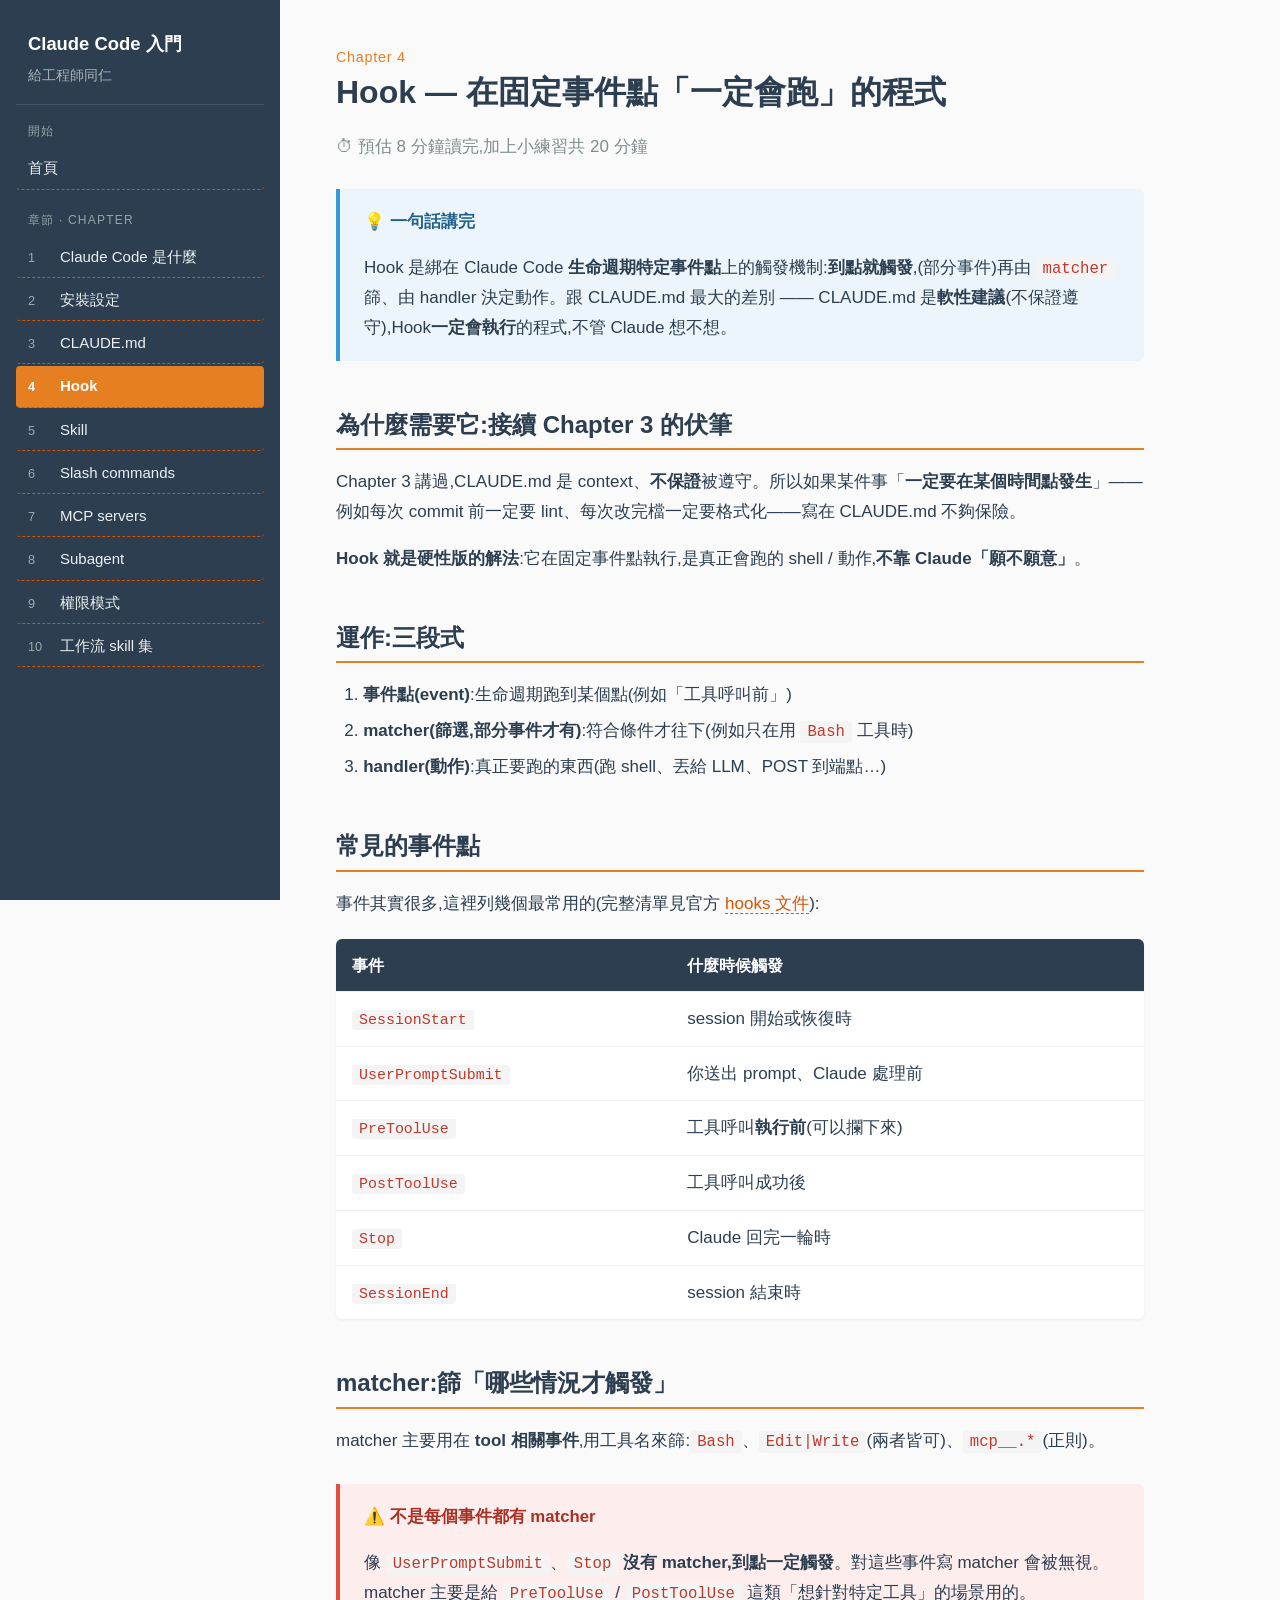
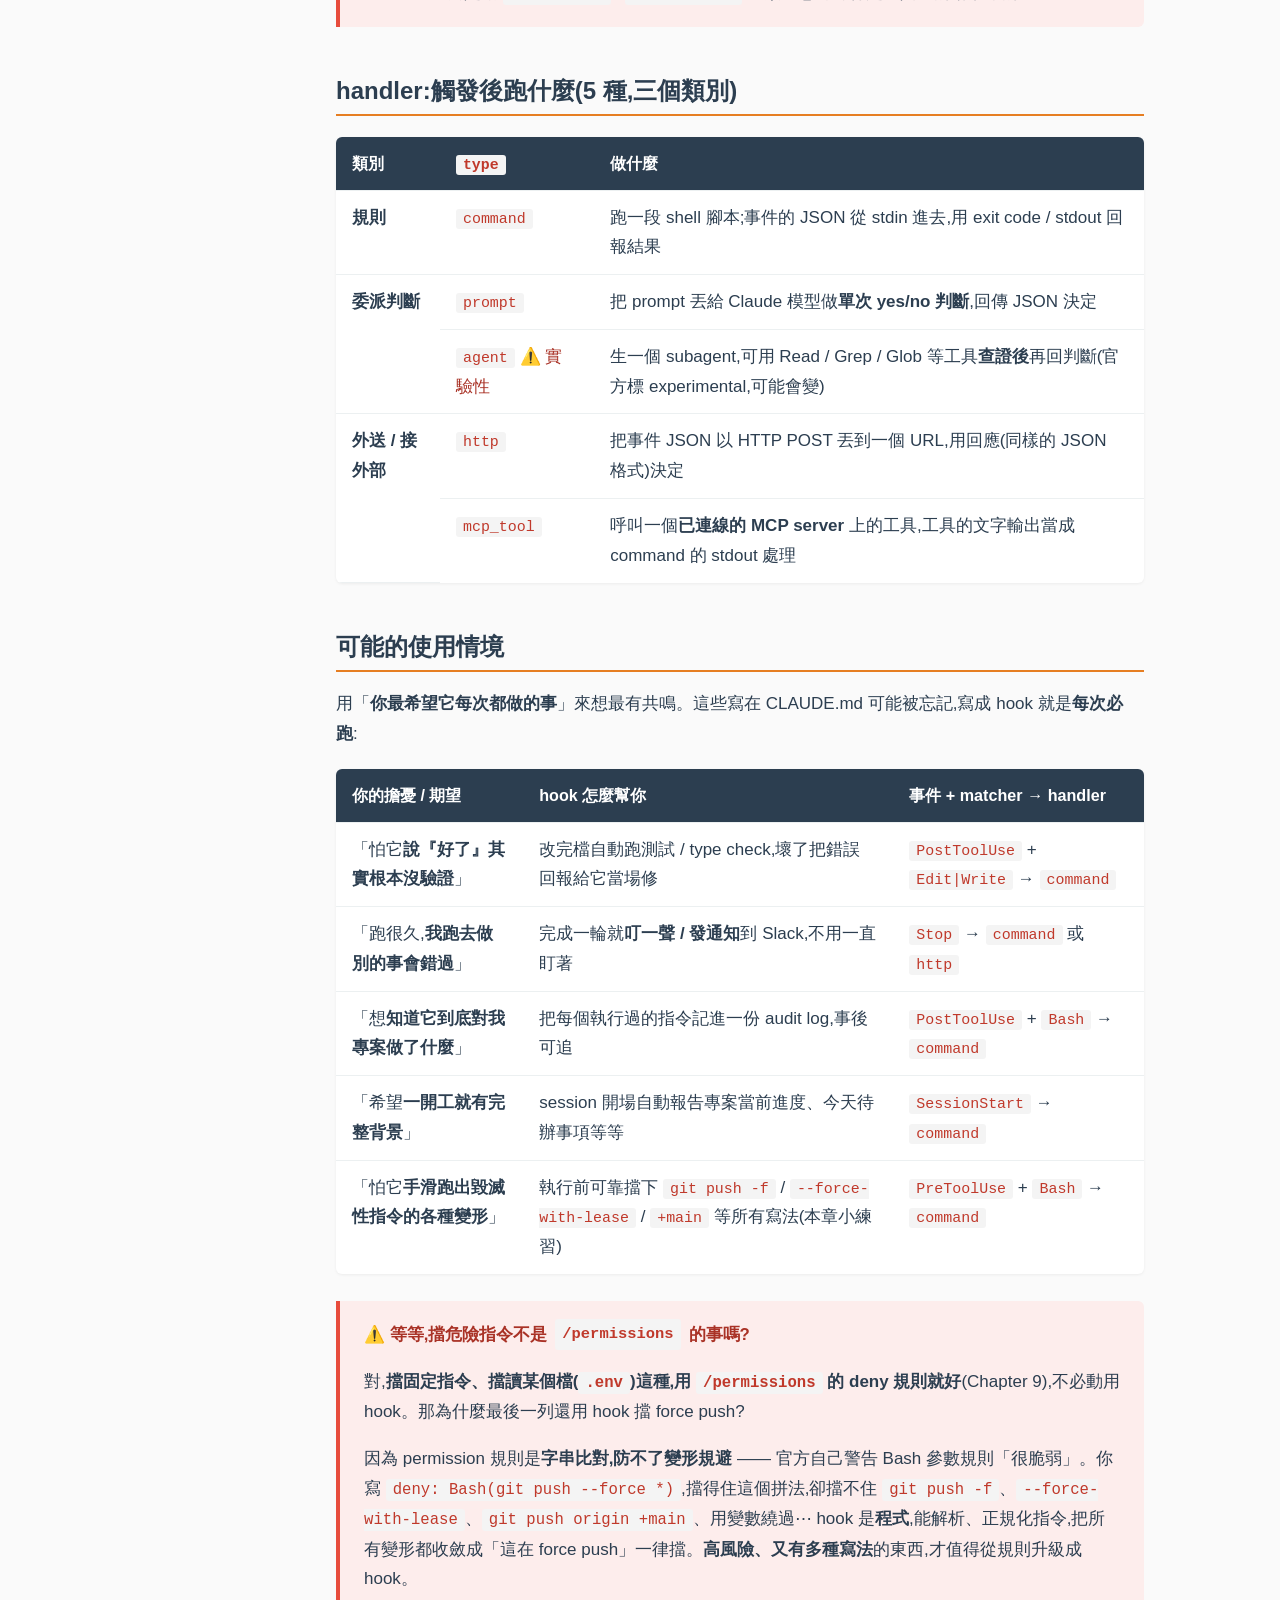
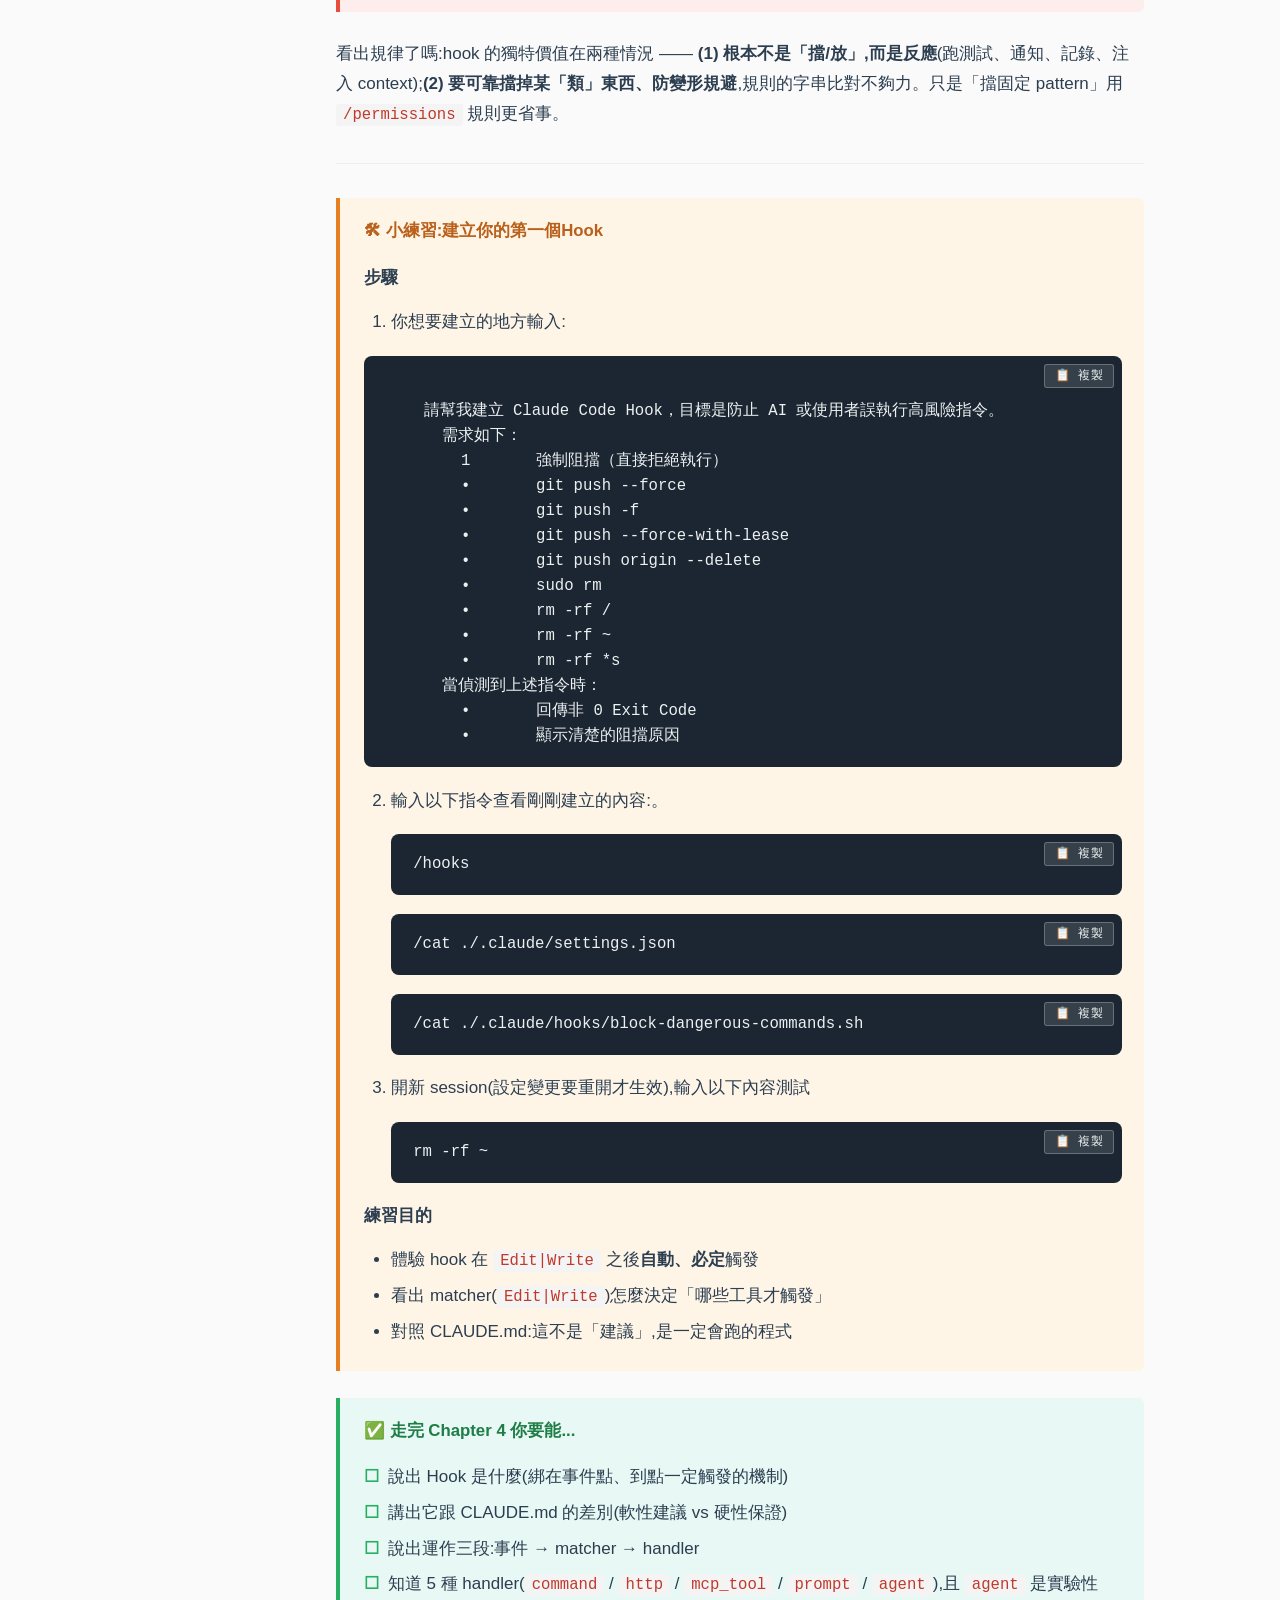
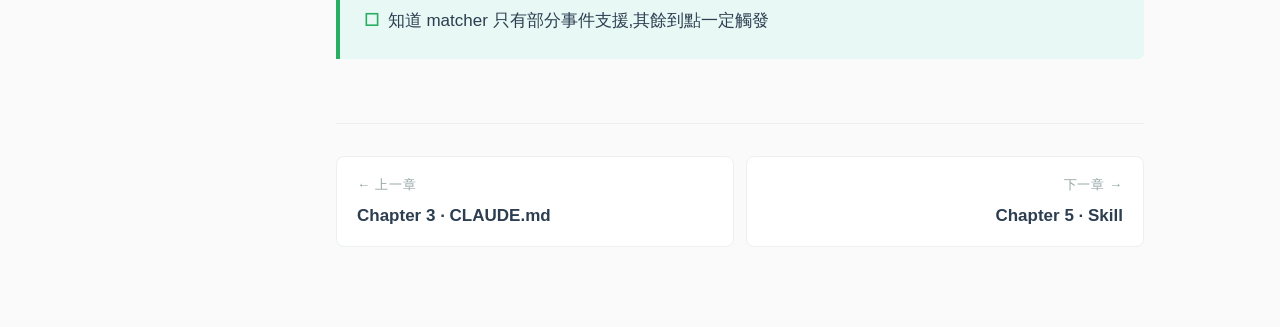
<file: 04-hook.html>
<!DOCTYPE html>
<html lang="zh-Hant">
<head>
  <meta charset="UTF-8">
  <meta name="viewport" content="width=device-width, initial-scale=1.0">
  <title>Chapter 4 · Hook — Claude Code 入門</title>
  <link rel="stylesheet" href="styles.css">
  <script src="script.js" defer></script>
</head>
<body>
<div class="site">

<aside class="sidebar">
  <a class="sidebar-brand" href="index.html">
    Claude Code 入門
    <small>給工程師同仁</small>
  </a>

  <div class="sidebar-section">
    <div class="sidebar-heading">開始</div>
    <a class="sidebar-link" href="index.html">首頁</a>
  </div>

  <div class="sidebar-section">
    <div class="sidebar-heading">章節 · Chapter</div>
    <a class="sidebar-link" href="01-claude-code-是什麼.html"><span class="num">1</span>Claude Code 是什麼</a>
    <a class="sidebar-link" href="02-安裝設定.html"><span class="num">2</span>安裝設定</a>
    <a class="sidebar-link" href="03-claude-md.html"><span class="num">3</span>CLAUDE.md</a>
    <a class="sidebar-link active" href="04-hook.html"><span class="num">4</span>Hook</a>
    <a class="sidebar-link" href="05-skill.html"><span class="num">5</span>Skill</a>
    <a class="sidebar-link" href="06-slash-commands.html"><span class="num">6</span>Slash commands</a>
    <a class="sidebar-link" href="07-mcp.html"><span class="num">7</span>MCP servers</a>
    <a class="sidebar-link" href="08-subagent.html"><span class="num">8</span>Subagent</a>
    <a class="sidebar-link" href="09-permission-modes.html"><span class="num">9</span>權限模式</a>
    <a class="sidebar-link" href="10-skill-工作流集.html"><span class="num">10</span>工作流 skill 集</a>
  </div>
</aside>

<main class="main">

<h1>
  <span class="chapter-label">Chapter 4</span>
  Hook — 在固定事件點「一定會跑」的程式
</h1>

<p style="color:#7F8C8D;">⏱ 預估 8 分鐘讀完,加上小練習共 20 分鐘</p>

<div class="box box-concept">
  <div class="box-title">💡 一句話講完</div>
  <p>Hook 是綁在 Claude Code <strong>生命週期特定事件點</strong>上的觸發機制:<strong>到點就觸發</strong>,(部分事件)再由 <code>matcher</code> 篩、由 handler 決定動作。跟 CLAUDE.md 最大的差別 —— CLAUDE.md 是<strong>軟性建議</strong>(不保證遵守),Hook<strong>一定會執行</strong>的程式,不管 Claude 想不想。</p>
</div>

<h2>為什麼需要它:接續 Chapter 3 的伏筆</h2>

<p>Chapter 3 講過,CLAUDE.md 是 context、<strong>不保證</strong>被遵守。所以如果某件事「<strong>一定要在某個時間點發生</strong>」——例如每次 commit 前一定要 lint、每次改完檔一定要格式化——寫在 CLAUDE.md 不夠保險。</p>

<p><strong>Hook 就是硬性版的解法</strong>:它在固定事件點執行,是真正會跑的 shell / 動作,<strong>不靠 Claude「願不願意」</strong>。</p>

<h2>運作:三段式</h2>

<ol>
  <li><strong>事件點(event)</strong>:生命週期跑到某個點(例如「工具呼叫前」)</li>
  <li><strong>matcher(篩選,部分事件才有)</strong>:符合條件才往下(例如只在用 <code>Bash</code> 工具時)</li>
  <li><strong>handler(動作)</strong>:真正要跑的東西(跑 shell、丟給 LLM、POST 到端點…)</li>
</ol>

<h2>常見的事件點</h2>

<p>事件其實很多,這裡列幾個最常用的(完整清單見官方 <a href="https://code.claude.com/docs/en/hooks" target="_blank">hooks 文件</a>):</p>

<table>
  <tr><th>事件</th><th>什麼時候觸發</th></tr>
  <tr><td><code>SessionStart</code></td><td>session 開始或恢復時</td></tr>
  <tr><td><code>UserPromptSubmit</code></td><td>你送出 prompt、Claude 處理前</td></tr>
  <tr><td><code>PreToolUse</code></td><td>工具呼叫<strong>執行前</strong>(可以攔下來)</td></tr>
  <tr><td><code>PostToolUse</code></td><td>工具呼叫成功後</td></tr>
  <tr><td><code>Stop</code></td><td>Claude 回完一輪時</td></tr>
  <tr><td><code>SessionEnd</code></td><td>session 結束時</td></tr>
</table>

<h2>matcher:篩「哪些情況才觸發」</h2>

<p>matcher 主要用在 <strong>tool 相關事件</strong>,用工具名來篩:<code>Bash</code>、<code>Edit|Write</code>(兩者皆可)、<code>mcp__.*</code>(正則)。</p>

<div class="box box-warning">
  <div class="box-title">⚠️ 不是每個事件都有 matcher</div>
  <p>像 <code>UserPromptSubmit</code>、<code>Stop</code> <strong>沒有 matcher,到點一定觸發</strong>。對這些事件寫 matcher 會被無視。matcher 主要是給 <code>PreToolUse</code> / <code>PostToolUse</code> 這類「想針對特定工具」的場景用的。</p>
</div>

<h2>handler:觸發後跑什麼(5 種,三個類別)</h2>

<table>
  <tr><th>類別</th><th><code>type</code></th><th>做什麼</th></tr>
  <tr>
    <td><strong>規則</strong></td>
    <td><code>command</code></td>
    <td>跑一段 shell 腳本;事件的 JSON 從 stdin 進去,用 exit code / stdout 回報結果</td>
  </tr>
  <tr>
    <td rowspan="2"><strong>委派判斷</strong></td>
    <td><code>prompt</code></td>
    <td>把 prompt 丟給 Claude 模型做<strong>單次 yes/no 判斷</strong>,回傳 JSON 決定</td>
  </tr>
  <tr>
    <td><code>agent</code> <span style="color:#A93226;">⚠️ 實驗性</span></td>
    <td>生一個 subagent,可用 Read / Grep / Glob 等工具<strong>查證後</strong>再回判斷(官方標 experimental,可能會變)</td>
  </tr>
  <tr>
    <td rowspan="2"><strong>外送 / 接外部</strong></td>
    <td><code>http</code></td>
    <td>把事件 JSON 以 HTTP POST 丟到一個 URL,用回應(同樣的 JSON 格式)決定</td>
  </tr>
  <tr>
    <td><code>mcp_tool</code></td>
    <td>呼叫一個<strong>已連線的 MCP server</strong> 上的工具,工具的文字輸出當成 command 的 stdout 處理</td>
  </tr>
</table>

<h2>可能的使用情境</h2>

<p>用「<strong>你最希望它每次都做的事</strong>」來想最有共鳴。這些寫在 CLAUDE.md 可能被忘記,寫成 hook 就是<strong>每次必跑</strong>:</p>

<table>
  <tr><th>你的擔憂 / 期望</th><th>hook 怎麼幫你</th><th>事件 + matcher → handler</th></tr>
  <tr>
    <td>「怕它<strong>說『好了』其實根本沒驗證</strong>」</td>
    <td>改完檔自動跑測試 / type check,壞了把錯誤回報給它當場修</td>
    <td><code>PostToolUse</code> + <code>Edit|Write</code> → <code>command</code></td>
  </tr>
  <tr>
    <td>「跑很久,<strong>我跑去做別的事會錯過</strong>」</td>
    <td>完成一輪就<strong>叮一聲 / 發通知</strong>到 Slack,不用一直盯著</td>
    <td><code>Stop</code> → <code>command</code> 或 <code>http</code></td>
  </tr>
  <tr>
    <td>「想<strong>知道它到底對我專案做了什麼</strong>」</td>
    <td>把每個執行過的指令記進一份 audit log,事後可追</td>
    <td><code>PostToolUse</code> + <code>Bash</code> → <code>command</code></td>
  </tr>
  <tr>
    <td>「希望<strong>一開工就有完整背景</strong>」</td>
    <td>session 開場自動報告專案當前進度、今天待辦事項等等</td>
    <td><code>SessionStart</code> → <code>command</code></td>
  </tr>
  <tr>
    <td>「怕它<strong>手滑跑出毀滅性指令的各種變形</strong>」</td>
    <td>執行前可靠擋下 <code>git push -f</code> / <code>--force-with-lease</code> / <code>+main</code> 等所有寫法(本章小練習)</td>
    <td><code>PreToolUse</code> + <code>Bash</code> → <code>command</code></td>
  </tr>
</table>

<div class="box box-warning">
  <div class="box-title">⚠️ 等等,擋危險指令不是 <code>/permissions</code> 的事嗎?</div>
  <p>對,<strong>擋固定指令、擋讀某個檔(<code>.env</code>)這種,用 <code>/permissions</code> 的 deny 規則就好</strong>(Chapter 9),不必動用 hook。那為什麼最後一列還用 hook 擋 force push?</p>
  <p>因為 permission 規則是<strong>字串比對,防不了變形規避</strong> —— 官方自己警告 Bash 參數規則「很脆弱」。你寫 <code>deny: Bash(git push --force *)</code>,擋得住這個拼法,卻擋不住 <code>git push -f</code>、<code>--force-with-lease</code>、<code>git push origin +main</code>、用變數繞過⋯ hook 是<strong>程式</strong>,能解析、正規化指令,把所有變形都收斂成「這在 force push」一律擋。<strong>高風險、又有多種寫法</strong>的東西,才值得從規則升級成 hook。</p>
</div>

<p>看出規律了嗎:hook 的獨特價值在兩種情況 —— <strong>(1) 根本不是「擋/放」,而是反應</strong>(跑測試、通知、記錄、注入 context);<strong>(2) 要可靠擋掉某「類」東西、防變形規避</strong>,規則的字串比對不夠力。只是「擋固定 pattern」用 <code>/permissions</code> 規則更省事。</p>

<hr>

<div class="box box-exercise">
  <div class="box-title">🛠 小練習:建立你的第一個Hook</div>

  <h4>步驟</h4>
  <ol>
    <li>你想要建立的地方輸入:</li>
  </ol>

  <pre><code>
    請幫我建立 Claude Code Hook，目標是防止 AI 或使用者誤執行高風險指令。
      需求如下：
        1	強制阻擋（直接拒絕執行）
        •	git push --force
        •	git push -f
        •	git push --force-with-lease
        •	git push origin --delete
        •	sudo rm
        •	rm -rf /
        •	rm -rf ~
        •	rm -rf *s
      當偵測到上述指令時：
        •	回傳非 0 Exit Code
        •	顯示清楚的阻擋原因
</code></pre>

  <ol start="2">
    <li>輸入以下指令查看剛剛建立的內容:。</li>
    <pre><code>/hooks</code></pre>
    <pre><code>/cat ./.claude/settings.json</code></pre>
    <pre><code>/cat ./.claude/hooks/block-dangerous-commands.sh</code></pre>
    <li>開新 session(設定變更要重開才生效),輸入以下內容測試</li>
    <pre><code>rm -rf ~</code></pre>
  </ol>
  <h4>練習目的</h4>
  <ul>
    <li>體驗 hook 在 <code>Edit|Write</code> 之後<strong>自動、必定</strong>觸發</li>
    <li>看出 matcher(<code>Edit|Write</code>)怎麼決定「哪些工具才觸發」</li>
    <li>對照 CLAUDE.md:這不是「建議」,是一定會跑的程式</li>
  </ul>
</div>

<div class="box box-check">
  <div class="box-title">✅ 走完 Chapter 4 你要能...</div>
  <ul>
    <li>說出 Hook 是什麼(綁在事件點、到點一定觸發的機制)</li>
    <li>講出它跟 CLAUDE.md 的差別(軟性建議 vs 硬性保證)</li>
    <li>說出運作三段:事件 → matcher → handler</li>
    <li>知道 5 種 handler(<code>command</code> / <code>http</code> / <code>mcp_tool</code> / <code>prompt</code> / <code>agent</code>),且 <code>agent</code> 是實驗性</li>
    <li>知道 matcher 只有部分事件支援,其餘到點一定觸發</li>
  </ul>
</div>

<div class="page-nav">
  <a href="03-claude-md.html">
    <span class="label">← 上一章</span>
    <span class="title">Chapter 3 · CLAUDE.md</span>
  </a>
  <a href="05-skill.html" class="next">
    <span class="label">下一章 →</span>
    <span class="title">Chapter 5 · Skill</span>
  </a>
</div>

</main>
</div>
</body>
</html>
</file>
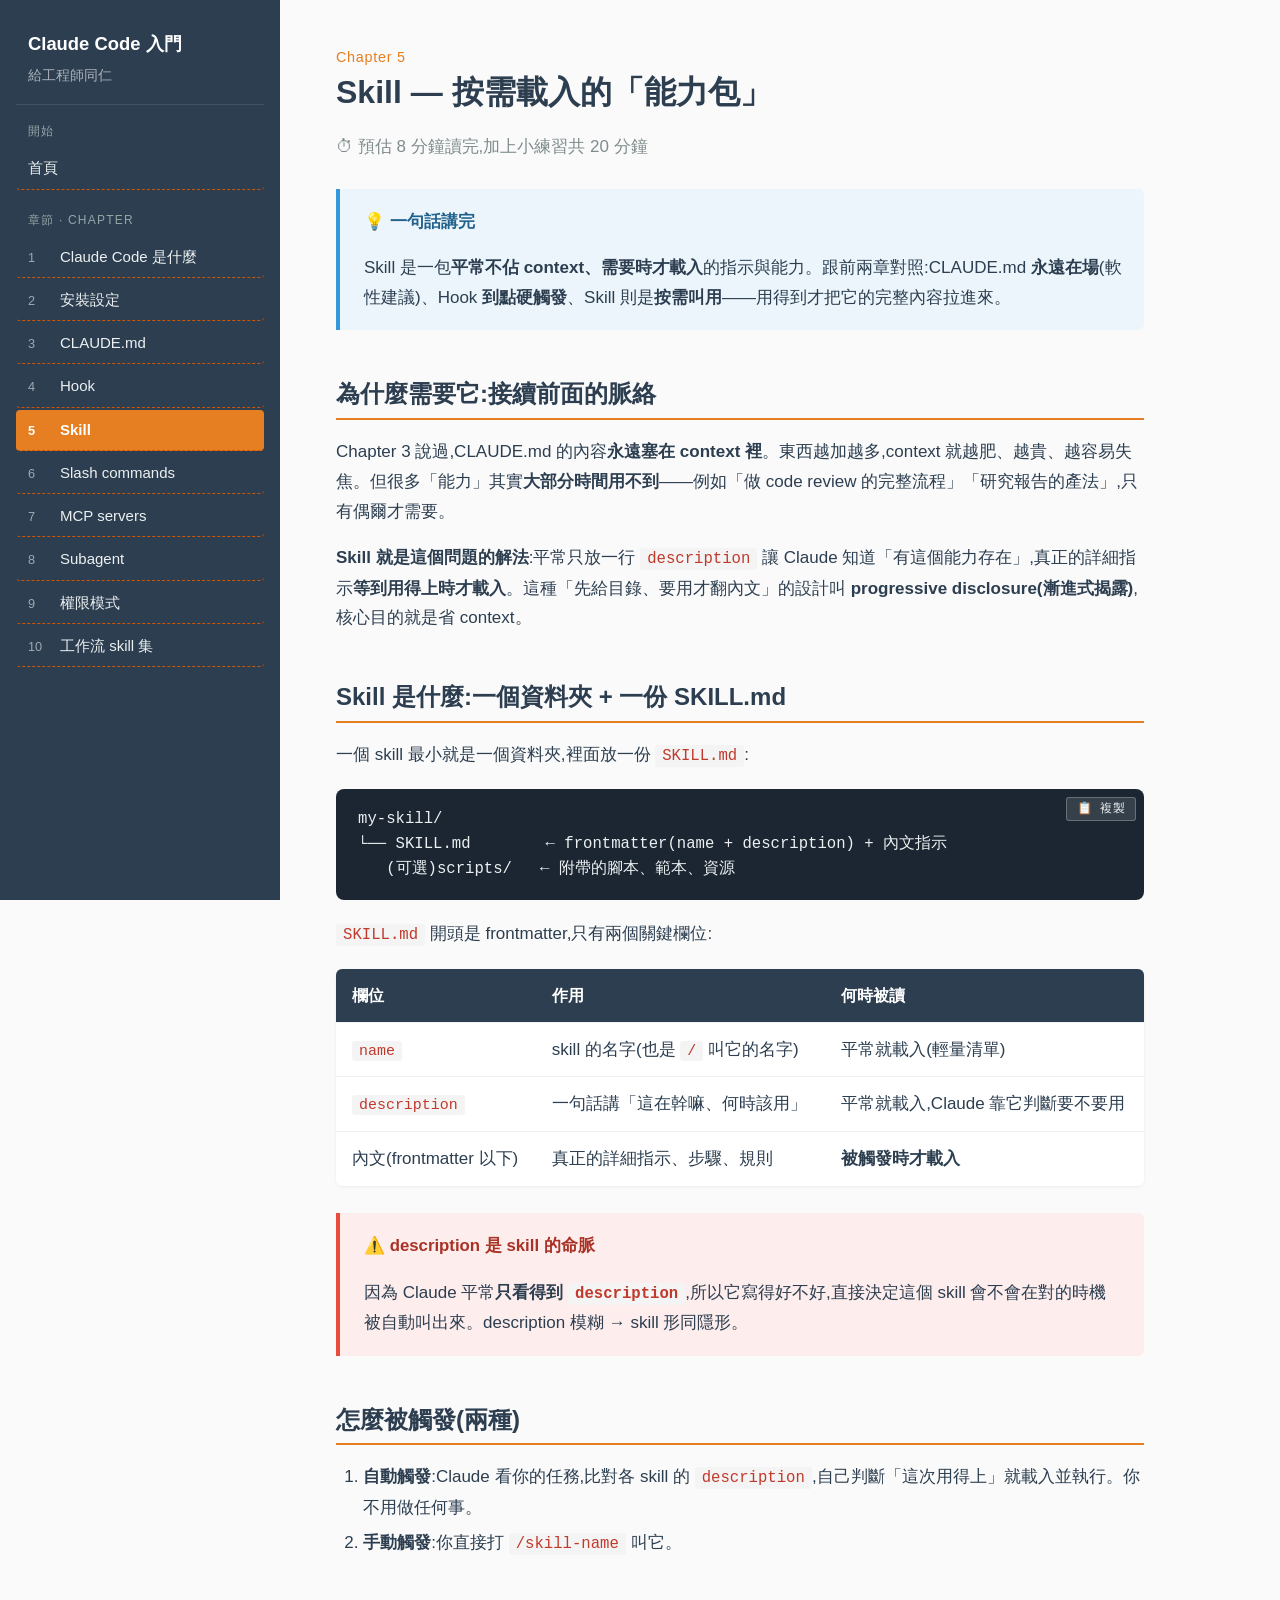
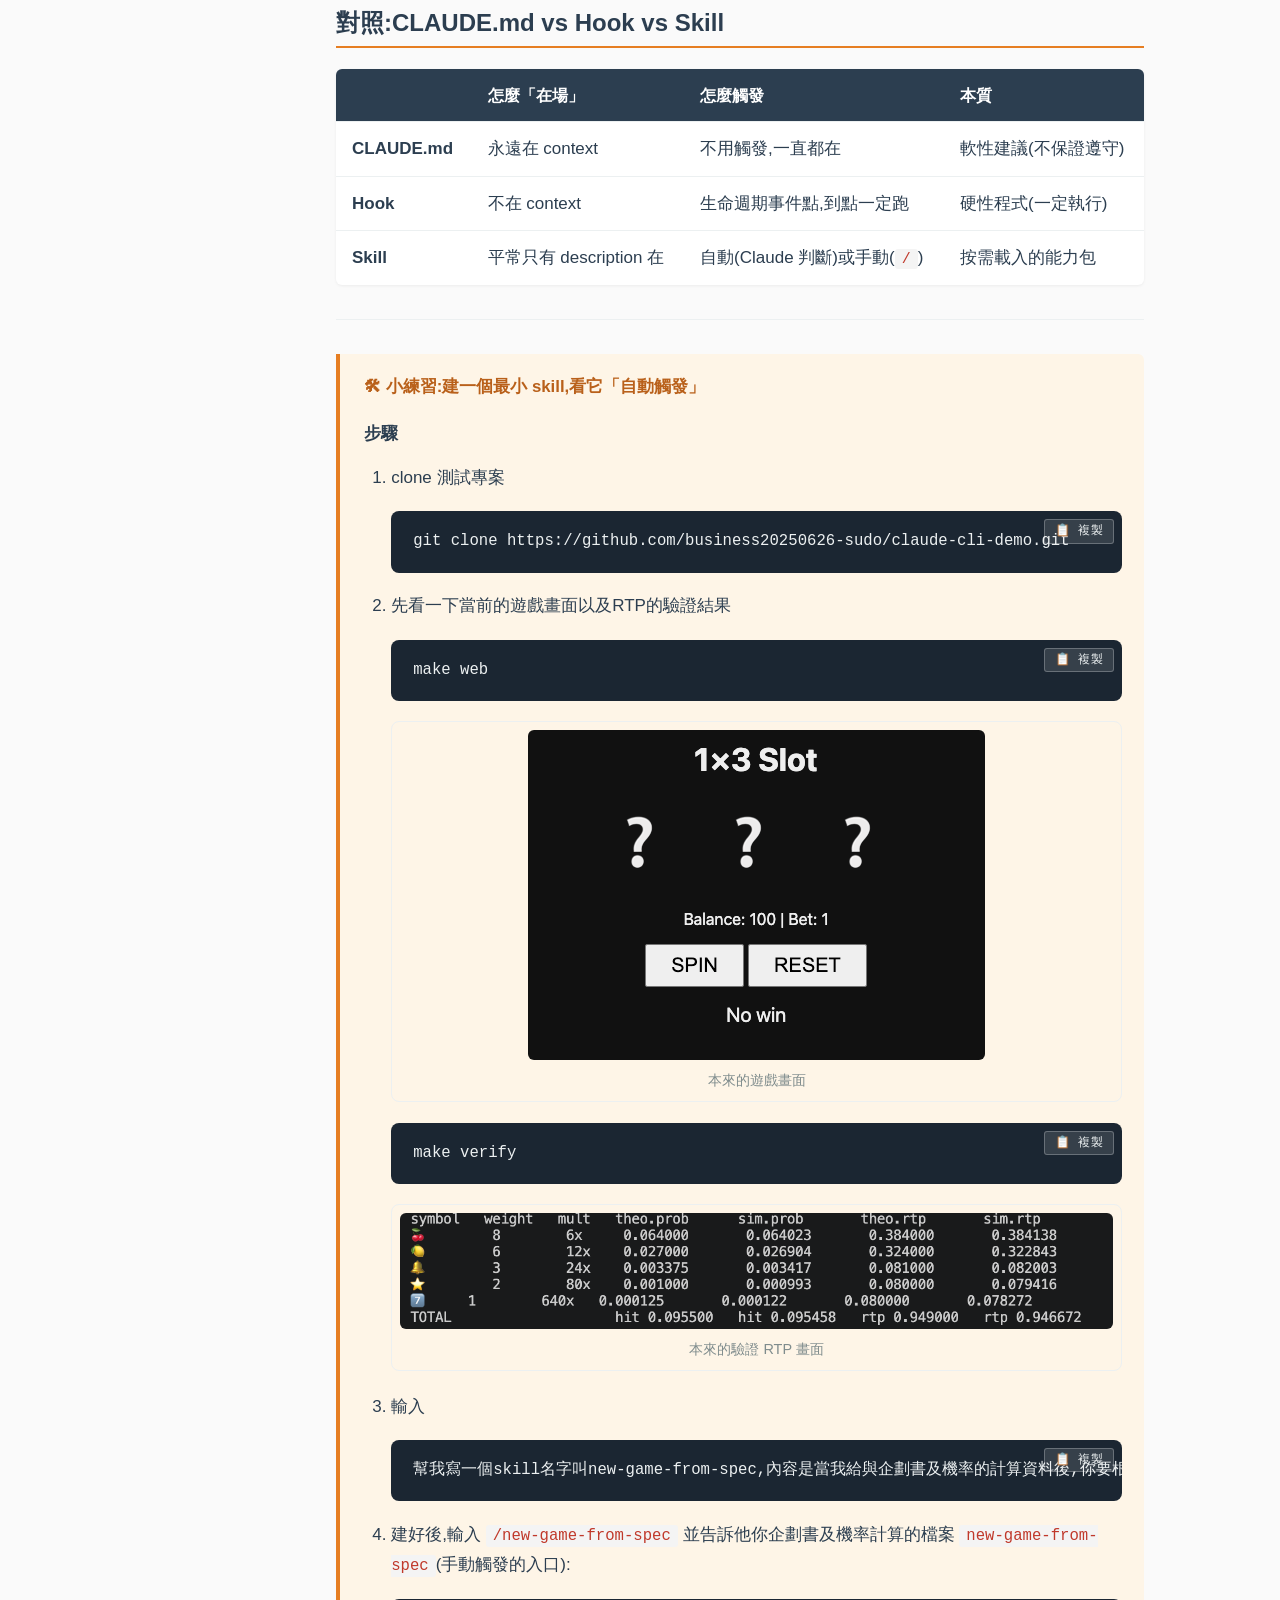
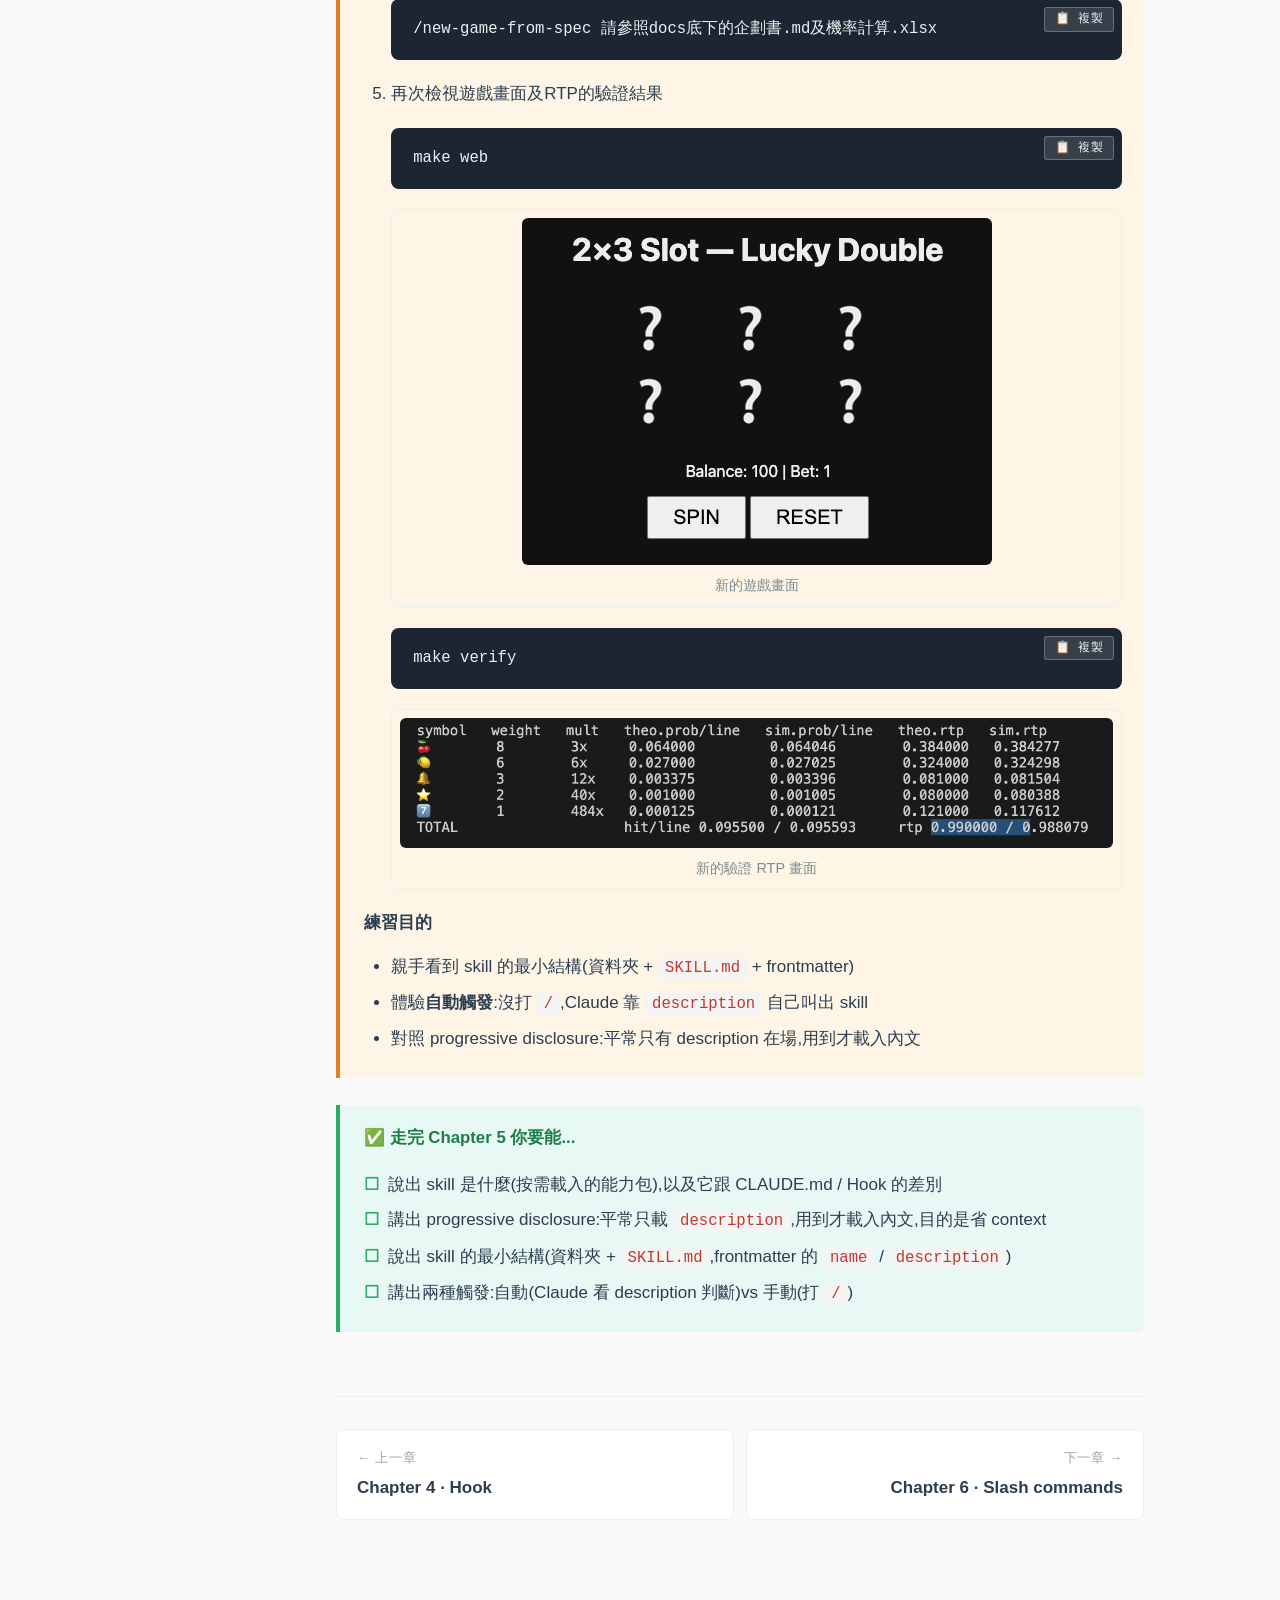
<file: 05-skill.html>
<!DOCTYPE html>
<html lang="zh-Hant">
<head>
  <meta charset="UTF-8">
  <meta name="viewport" content="width=device-width, initial-scale=1.0">
  <title>Chapter 5 · Skill — Claude Code 入門</title>
  <link rel="stylesheet" href="styles.css">
  <script src="script.js" defer></script>
</head>
<body>
<div class="site">

<aside class="sidebar">
  <a class="sidebar-brand" href="index.html">
    Claude Code 入門
    <small>給工程師同仁</small>
  </a>

  <div class="sidebar-section">
    <div class="sidebar-heading">開始</div>
    <a class="sidebar-link" href="index.html">首頁</a>
  </div>

  <div class="sidebar-section">
    <div class="sidebar-heading">章節 · Chapter</div>
    <a class="sidebar-link" href="01-claude-code-是什麼.html"><span class="num">1</span>Claude Code 是什麼</a>
    <a class="sidebar-link" href="02-安裝設定.html"><span class="num">2</span>安裝設定</a>
    <a class="sidebar-link" href="03-claude-md.html"><span class="num">3</span>CLAUDE.md</a>
    <a class="sidebar-link" href="04-hook.html"><span class="num">4</span>Hook</a>
    <a class="sidebar-link active" href="05-skill.html"><span class="num">5</span>Skill</a>
    <a class="sidebar-link" href="06-slash-commands.html"><span class="num">6</span>Slash commands</a>
    <a class="sidebar-link" href="07-mcp.html"><span class="num">7</span>MCP servers</a>
    <a class="sidebar-link" href="08-subagent.html"><span class="num">8</span>Subagent</a>
    <a class="sidebar-link" href="09-permission-modes.html"><span class="num">9</span>權限模式</a>
    <a class="sidebar-link" href="10-skill-工作流集.html"><span class="num">10</span>工作流 skill 集</a>
  </div>
</aside>

<main class="main">

<h1>
  <span class="chapter-label">Chapter 5</span>
  Skill — 按需載入的「能力包」
</h1>

<p style="color:#7F8C8D;">⏱ 預估 8 分鐘讀完,加上小練習共 20 分鐘</p>

<div class="box box-concept">
  <div class="box-title">💡 一句話講完</div>
  <p>Skill 是一包<strong>平常不佔 context、需要時才載入</strong>的指示與能力。跟前兩章對照:CLAUDE.md <strong>永遠在場</strong>(軟性建議)、Hook <strong>到點硬觸發</strong>、Skill 則是<strong>按需叫用</strong>——用得到才把它的完整內容拉進來。</p>
</div>

<h2>為什麼需要它:接續前面的脈絡</h2>

<p>Chapter 3 說過,CLAUDE.md 的內容<strong>永遠塞在 context 裡</strong>。東西越加越多,context 就越肥、越貴、越容易失焦。但很多「能力」其實<strong>大部分時間用不到</strong>——例如「做 code review 的完整流程」「研究報告的產法」,只有偶爾才需要。</p>

<p><strong>Skill 就是這個問題的解法</strong>:平常只放一行 <code>description</code> 讓 Claude 知道「有這個能力存在」,真正的詳細指示<strong>等到用得上時才載入</strong>。這種「先給目錄、要用才翻內文」的設計叫 <strong>progressive disclosure(漸進式揭露)</strong>,核心目的就是省 context。</p>

<h2>Skill 是什麼:一個資料夾 + 一份 SKILL.md</h2>

<p>一個 skill 最小就是一個資料夾,裡面放一份 <code>SKILL.md</code>:</p>

<pre><code>my-skill/
└── SKILL.md        ← frontmatter(name + description) + 內文指示
   (可選)scripts/   ← 附帶的腳本、範本、資源</code></pre>

<p><code>SKILL.md</code> 開頭是 frontmatter,只有兩個關鍵欄位:</p>

<table>
  <tr><th>欄位</th><th>作用</th><th>何時被讀</th></tr>
  <tr><td><code>name</code></td><td>skill 的名字(也是 <code>/</code> 叫它的名字)</td><td>平常就載入(輕量清單)</td></tr>
  <tr><td><code>description</code></td><td>一句話講「這在幹嘛、何時該用」</td><td>平常就載入,Claude 靠它判斷要不要用</td></tr>
  <tr><td>內文(frontmatter 以下)</td><td>真正的詳細指示、步驟、規則</td><td><strong>被觸發時才載入</strong></td></tr>
</table>

<div class="box box-warning">
  <div class="box-title">⚠️ description 是 skill 的命脈</div>
  <p>因為 Claude 平常<strong>只看得到 <code>description</code></strong>,所以它寫得好不好,直接決定這個 skill 會不會在對的時機被自動叫出來。description 模糊 → skill 形同隱形。</p>
</div>

<h2>怎麼被觸發(兩種)</h2>

<ol>
  <li><strong>自動觸發</strong>:Claude 看你的任務,比對各 skill 的 <code>description</code>,自己判斷「這次用得上」就載入並執行。你不用做任何事。</li>
  <li><strong>手動觸發</strong>:你直接打 <code>/skill-name</code> 叫它。</li>
</ol>


<h2>對照:CLAUDE.md vs Hook vs Skill</h2>

<table>
  <tr><th></th><th>怎麼「在場」</th><th>怎麼觸發</th><th>本質</th></tr>
  <tr>
    <td><strong>CLAUDE.md</strong></td>
    <td>永遠在 context</td>
    <td>不用觸發,一直都在</td>
    <td>軟性建議(不保證遵守)</td>
  </tr>
  <tr>
    <td><strong>Hook</strong></td>
    <td>不在 context</td>
    <td>生命週期事件點,到點一定跑</td>
    <td>硬性程式(一定執行)</td>
  </tr>
  <tr>
    <td><strong>Skill</strong></td>
    <td>平常只有 description 在</td>
    <td>自動(Claude 判斷)或手動(<code>/</code>)</td>
    <td>按需載入的能力包</td>
  </tr>
</table>

<hr>

<div class="box box-exercise">
  <div class="box-title">🛠 小練習:建一個最小 skill,看它「自動觸發」</div>

  <h4>步驟</h4>
  <ol>
    <li>clone 測試專案</li>
    <pre><code>git clone https://github.com/business20250626-sudo/claude-cli-demo.git</code></pre>
    <li>先看一下當前的遊戲畫面以及RTP的驗證結果</li>
    <pre><code>make web</code></pre>
    <div class="screenshot">
      <img src="img/web_demo.png" alt="本來的遊戲畫面">
      <div class="caption">本來的遊戲畫面</div>
    </div>
    <pre><code>make verify</code></pre>
    <div class="screenshot">
      <img src="img/verify_demo.png" alt="本來的驗證RTP畫面">
      <div class="caption">本來的驗證 RTP 畫面</div>
    </div>
    <li>輸入</li>
    <pre><code>幫我寫一個skill名字叫new-game-from-spec,內容是當我給與企劃書及機率的計算資料後,你要根據這兩個新的內容下去修改現有程式碼,變成這款新的遊戲</code></pre>

    <li>建好後,輸入 <code>/new-game-from-spec</code> 並告訴他你企劃書及機率計算的檔案 <code>new-game-from-spec</code>(手動觸發的入口):</li>
    <pre><code>/new-game-from-spec 請參照docs底下的企劃書.md及機率計算.xlsx</code></pre>

    <li>再次檢視遊戲畫面及RTP的驗證結果</li>
    <pre><code>make web</code></pre>
    <div class="screenshot">
      <img src="img/change_web_demo.png" alt="本來的遊戲畫面">
      <div class="caption">新的遊戲畫面</div>
    </div>
    <pre><code>make verify</code></pre>
    <div class="screenshot">
      <img src="img/change_verify_demo.png" alt="本來的遊戲畫面">
      <div class="caption">新的驗證 RTP 畫面</div>
    </div>
  </ol>

  <h4>練習目的</h4>
  <ul>
    <li>親手看到 skill 的最小結構(資料夾 + <code>SKILL.md</code> + frontmatter)</li>
    <li>體驗<strong>自動觸發</strong>:沒打 <code>/</code>,Claude 靠 <code>description</code> 自己叫出 skill</li>
    <li>對照 progressive disclosure:平常只有 description 在場,用到才載入內文</li>
  </ul>
</div>

<div class="box box-check">
  <div class="box-title">✅ 走完 Chapter 5 你要能...</div>
  <ul>
    <li>說出 skill 是什麼(按需載入的能力包),以及它跟 CLAUDE.md / Hook 的差別</li>
    <li>講出 progressive disclosure:平常只載 <code>description</code>,用到才載入內文,目的是省 context</li>
    <li>說出 skill 的最小結構(資料夾 + <code>SKILL.md</code>,frontmatter 的 <code>name</code> / <code>description</code>)</li>
    <li>講出兩種觸發:自動(Claude 看 description 判斷)vs 手動(打 <code>/</code>)</li>
  </ul>
</div>

<div class="page-nav">
  <a href="04-hook.html">
    <span class="label">← 上一章</span>
    <span class="title">Chapter 4 · Hook</span>
  </a>
  <a href="06-slash-commands.html" class="next">
    <span class="label">下一章 →</span>
    <span class="title">Chapter 6 · Slash commands</span>
  </a>
</div>

</main>
</div>
</body>
</html>
</file>
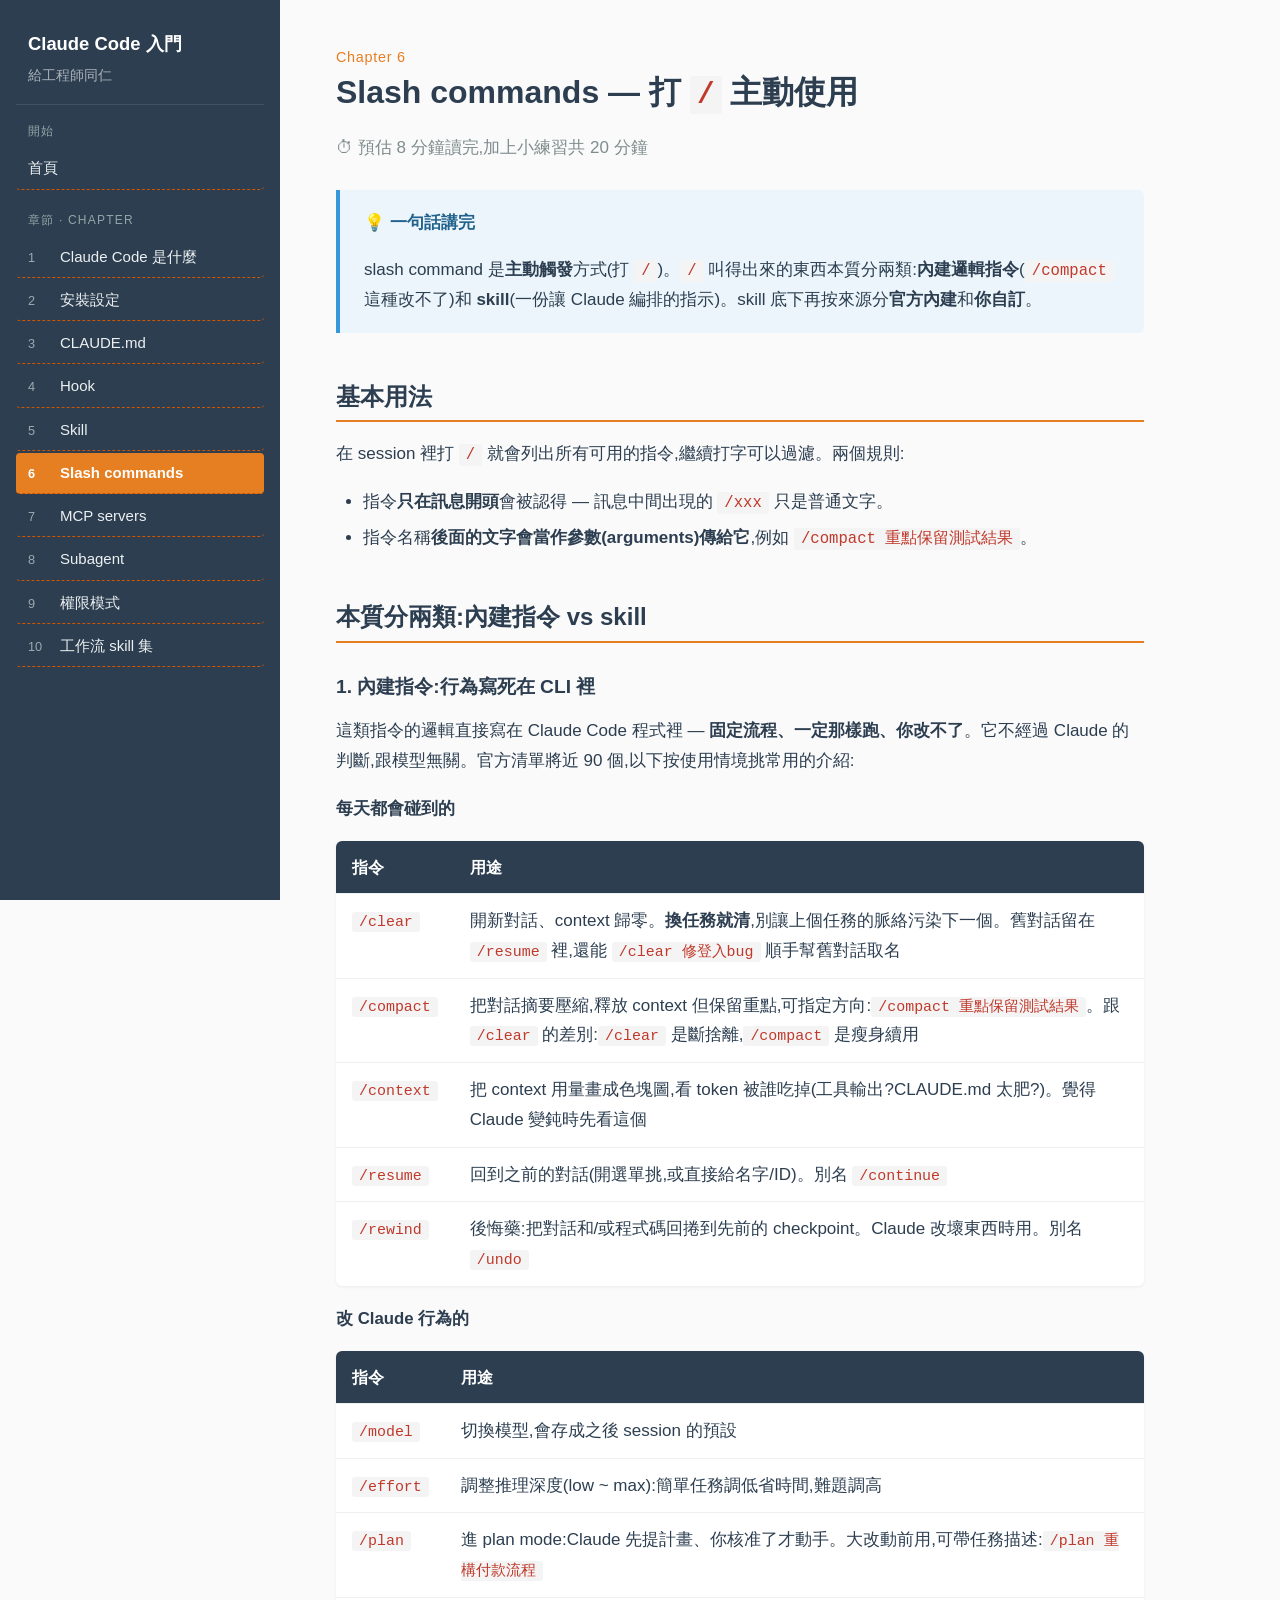
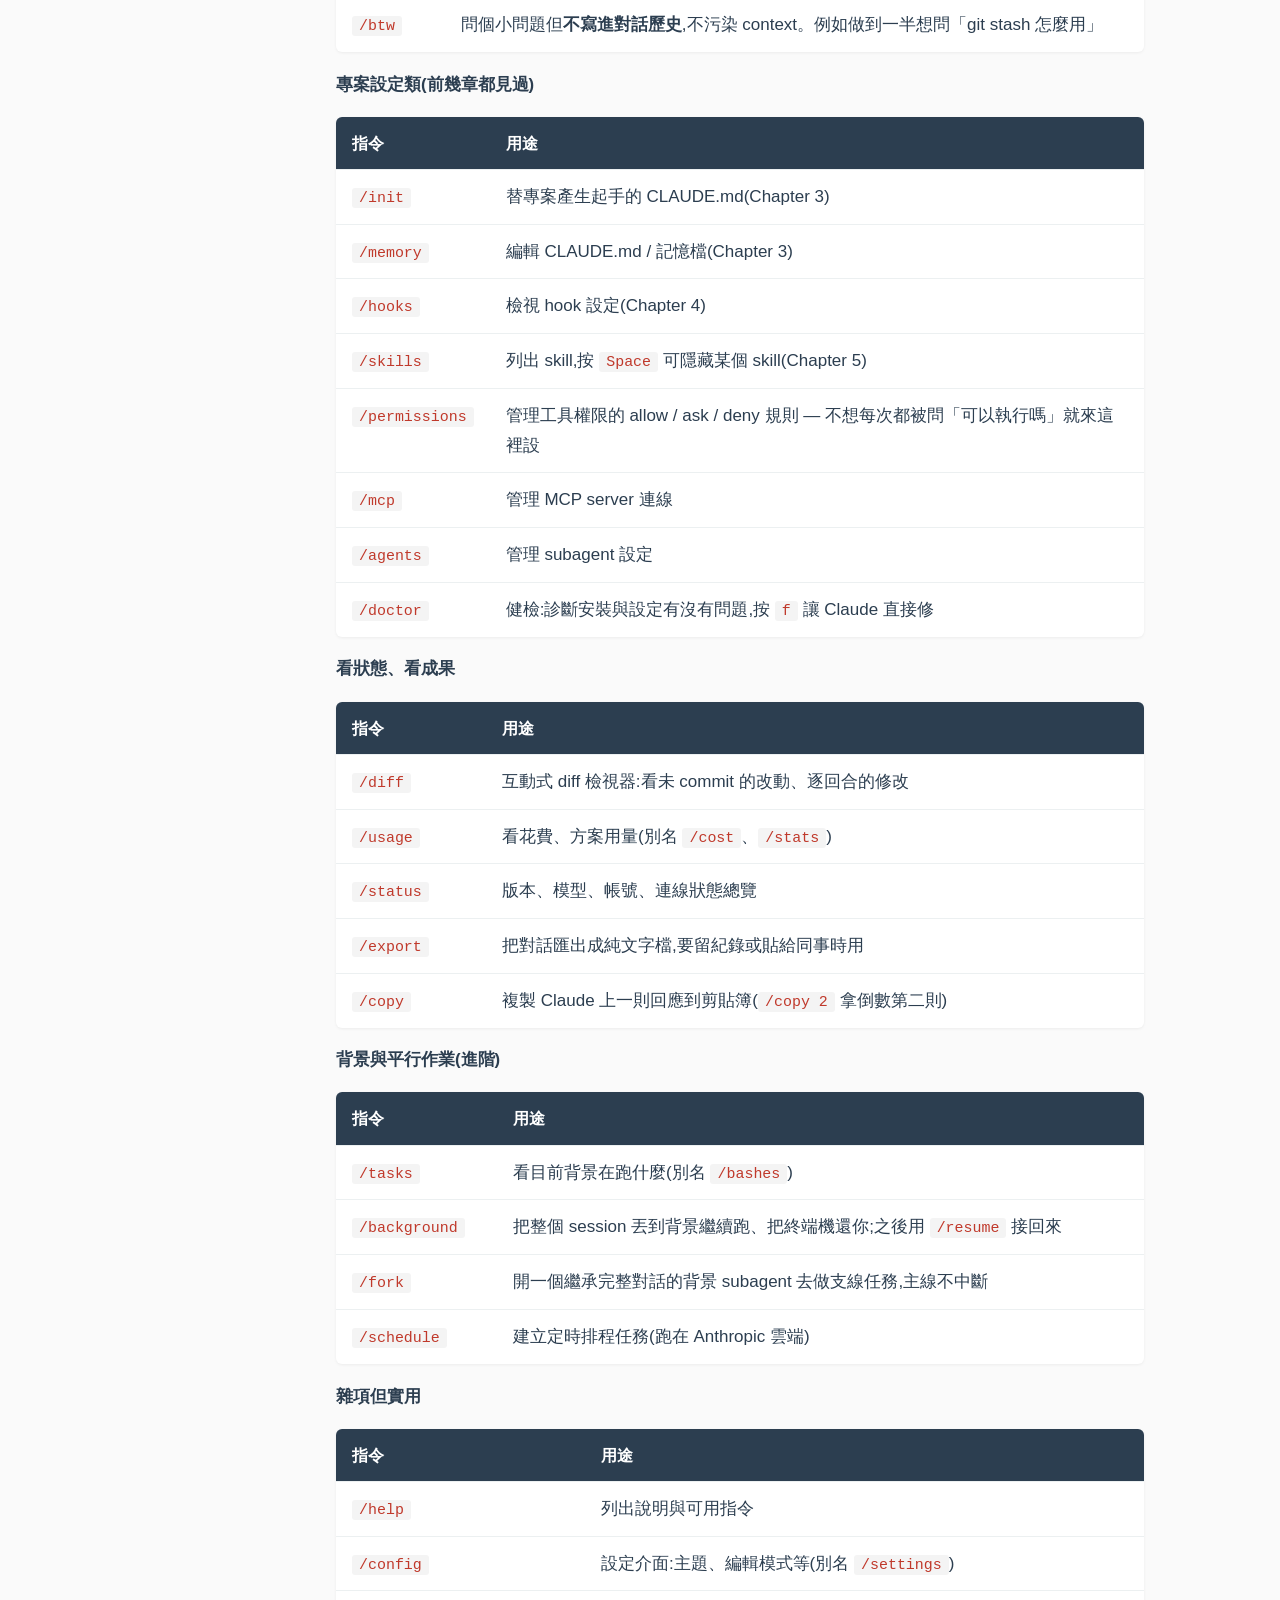
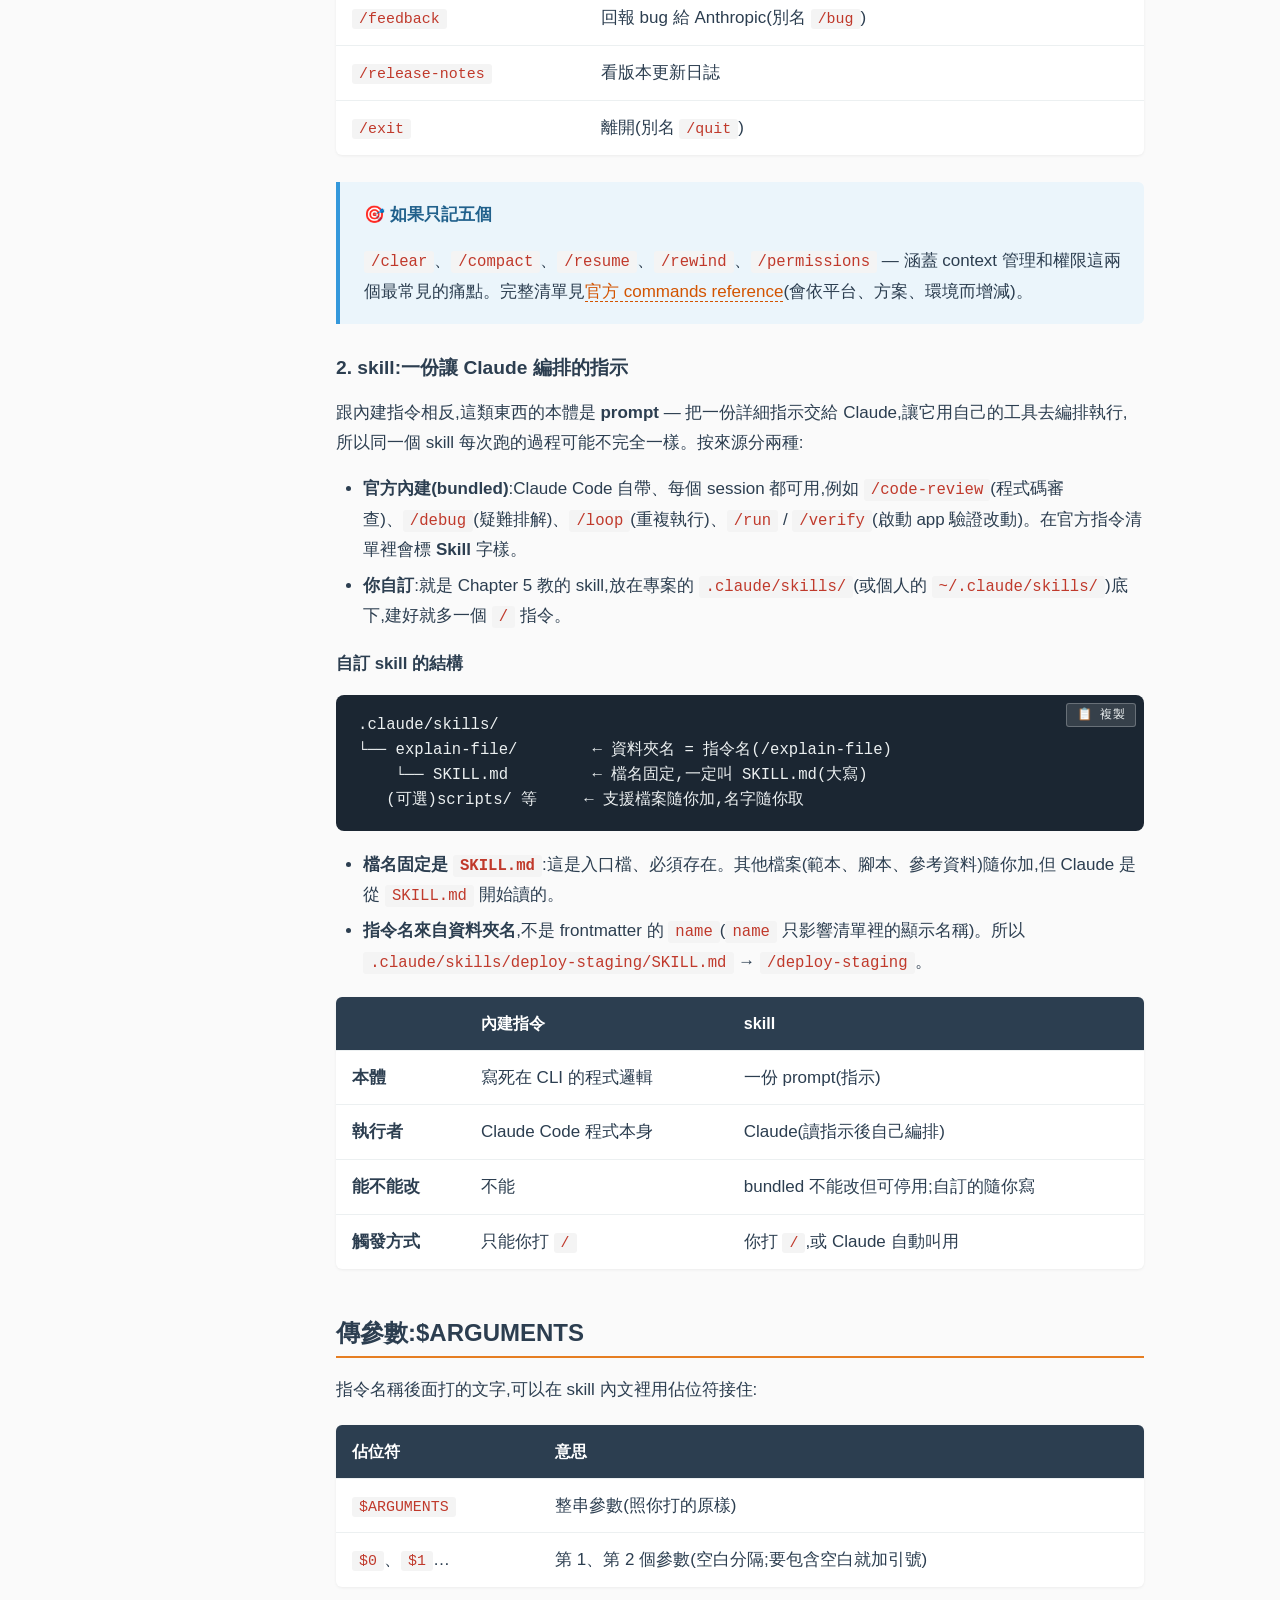
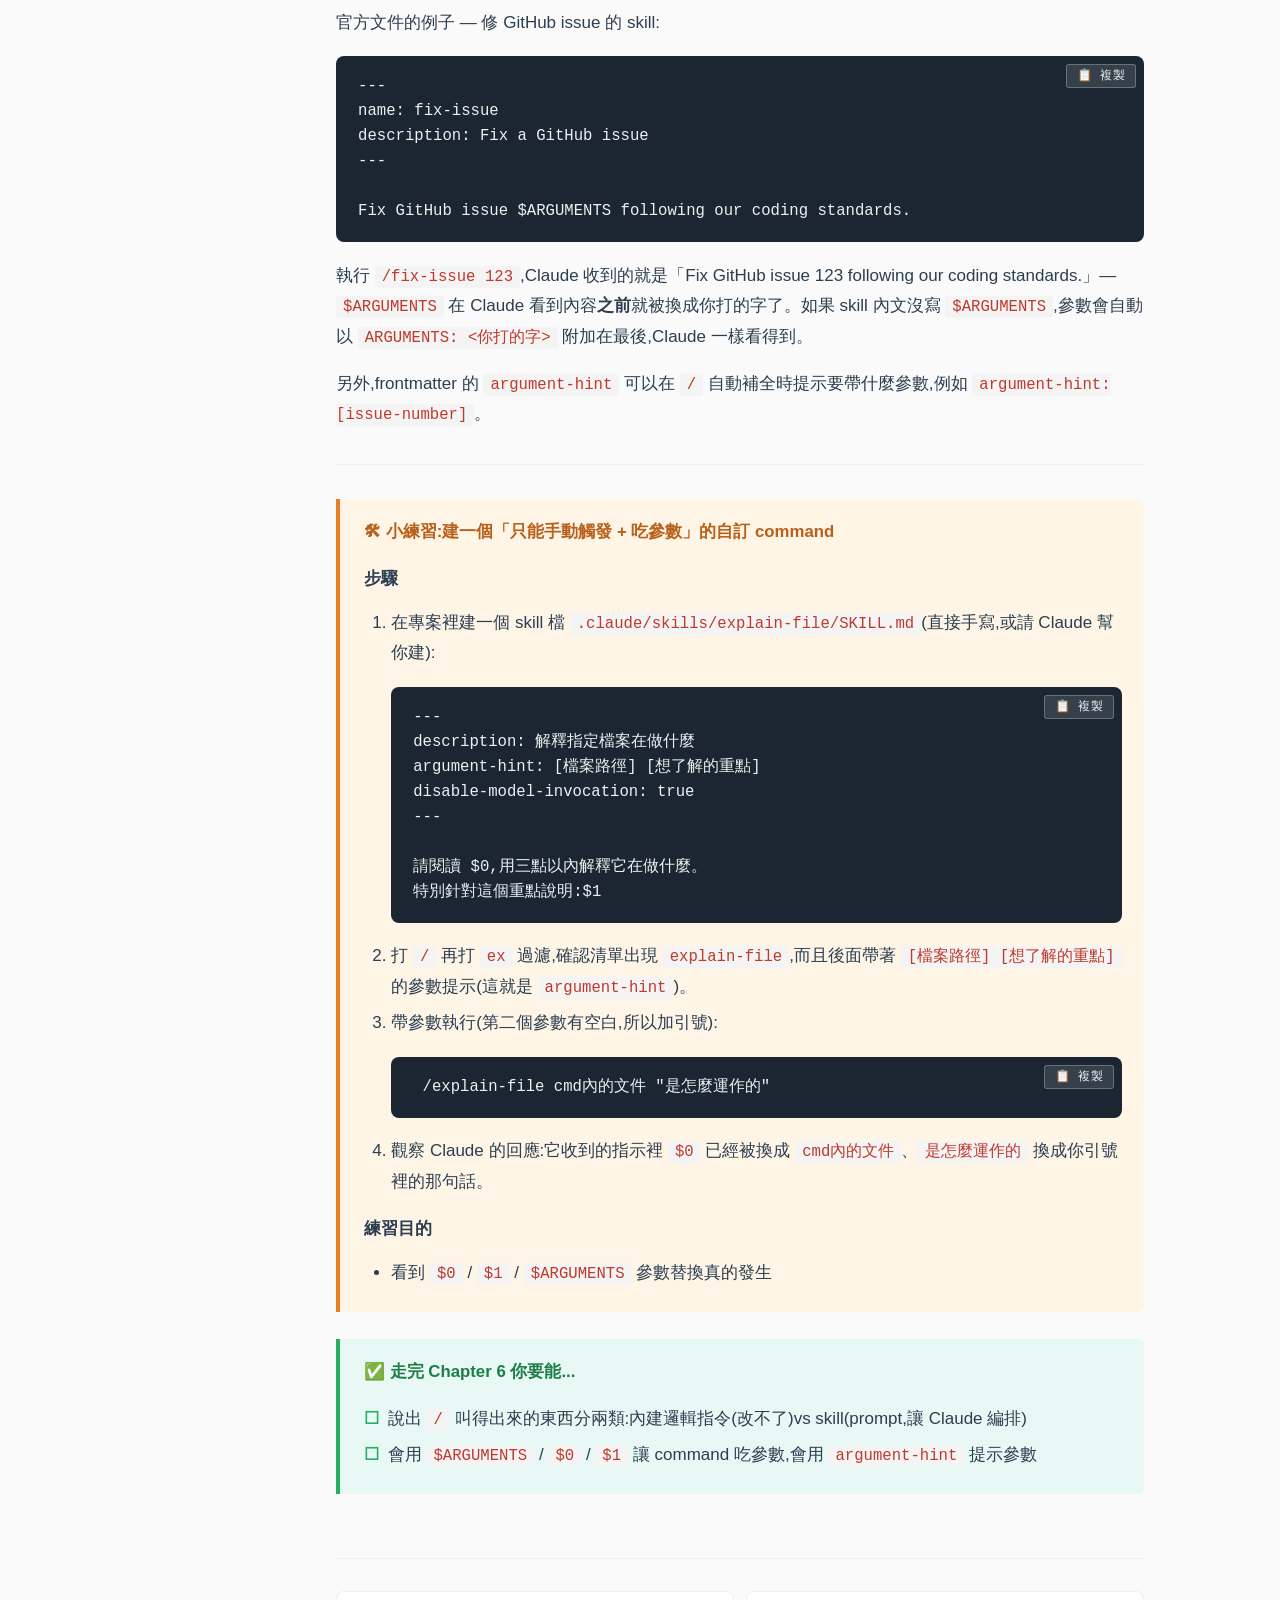
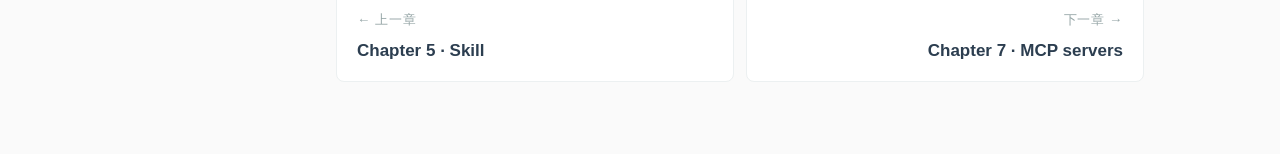
<file: 06-slash-commands.html>
<!DOCTYPE html>
<html lang="zh-Hant">
<head>
  <meta charset="UTF-8">
  <meta name="viewport" content="width=device-width, initial-scale=1.0">
  <title>Chapter 6 · Slash commands — Claude Code 入門</title>
  <link rel="stylesheet" href="styles.css">
  <script src="script.js" defer></script>
</head>
<body>
<div class="site">

<aside class="sidebar">
  <a class="sidebar-brand" href="index.html">
    Claude Code 入門
    <small>給工程師同仁</small>
  </a>

  <div class="sidebar-section">
    <div class="sidebar-heading">開始</div>
    <a class="sidebar-link" href="index.html">首頁</a>
  </div>

  <div class="sidebar-section">
    <div class="sidebar-heading">章節 · Chapter</div>
    <a class="sidebar-link" href="01-claude-code-是什麼.html"><span class="num">1</span>Claude Code 是什麼</a>
    <a class="sidebar-link" href="02-安裝設定.html"><span class="num">2</span>安裝設定</a>
    <a class="sidebar-link" href="03-claude-md.html"><span class="num">3</span>CLAUDE.md</a>
    <a class="sidebar-link" href="04-hook.html"><span class="num">4</span>Hook</a>
    <a class="sidebar-link" href="05-skill.html"><span class="num">5</span>Skill</a>
    <a class="sidebar-link active" href="06-slash-commands.html"><span class="num">6</span>Slash commands</a>
    <a class="sidebar-link" href="07-mcp.html"><span class="num">7</span>MCP servers</a>
    <a class="sidebar-link" href="08-subagent.html"><span class="num">8</span>Subagent</a>
    <a class="sidebar-link" href="09-permission-modes.html"><span class="num">9</span>權限模式</a>
    <a class="sidebar-link" href="10-skill-工作流集.html"><span class="num">10</span>工作流 skill 集</a>
  </div>
</aside>

<main class="main">

<h1>
  <span class="chapter-label">Chapter 6</span>
  Slash commands — 打 <code>/</code> 主動使用
</h1>

<p style="color:#7F8C8D;">⏱ 預估 8 分鐘讀完,加上小練習共 20 分鐘</p>

<div class="box box-concept">
  <div class="box-title">💡 一句話講完</div>
  <p>slash command 是<strong>主動觸發</strong>方式(打 <code>/</code>)。<code>/</code> 叫得出來的東西本質分兩類:<strong>內建邏輯指令</strong>(<code>/compact</code> 這種改不了)和 <strong>skill</strong>(一份讓 Claude 編排的指示)。skill 底下再按來源分<strong>官方內建</strong>和<strong>你自訂</strong>。</p>
</div>

<h2>基本用法</h2>

<p>在 session 裡打 <code>/</code> 就會列出所有可用的指令,繼續打字可以過濾。兩個規則:</p>

<ul>
  <li>指令<strong>只在訊息開頭</strong>會被認得 — 訊息中間出現的 <code>/xxx</code> 只是普通文字。</li>
  <li>指令名稱<strong>後面的文字會當作參數(arguments)傳給它</strong>,例如 <code>/compact 重點保留測試結果</code>。</li>
</ul>

<h2>本質分兩類:內建指令 vs skill</h2>

<h3>1. 內建指令:行為寫死在 CLI 裡</h3>

<p>這類指令的邏輯直接寫在 Claude Code 程式裡 — <strong>固定流程、一定那樣跑、你改不了</strong>。它不經過 Claude 的判斷,跟模型無關。官方清單將近 90 個,以下按使用情境挑常用的介紹:</p>

<h4>每天都會碰到的</h4>

<table>
  <tr><th>指令</th><th>用途</th></tr>
  <tr><td><code>/clear</code></td><td>開新對話、context 歸零。<strong>換任務就清</strong>,別讓上個任務的脈絡污染下一個。舊對話留在 <code>/resume</code> 裡,還能 <code>/clear 修登入bug</code> 順手幫舊對話取名</td></tr>
  <tr><td><code>/compact</code></td><td>把對話摘要壓縮,釋放 context 但保留重點,可指定方向:<code>/compact 重點保留測試結果</code>。跟 <code>/clear</code> 的差別:<code>/clear</code> 是斷捨離,<code>/compact</code> 是瘦身續用</td></tr>
  <tr><td><code>/context</code></td><td>把 context 用量畫成色塊圖,看 token 被誰吃掉(工具輸出?CLAUDE.md 太肥?)。覺得 Claude 變鈍時先看這個</td></tr>
  <tr><td><code>/resume</code></td><td>回到之前的對話(開選單挑,或直接給名字/ID)。別名 <code>/continue</code></td></tr>
  <tr><td><code>/rewind</code></td><td>後悔藥:把對話和/或程式碼回捲到先前的 checkpoint。Claude 改壞東西時用。別名 <code>/undo</code></td></tr>
</table>

<h4>改 Claude 行為的</h4>

<table>
  <tr><th>指令</th><th>用途</th></tr>
  <tr><td><code>/model</code></td><td>切換模型,會存成之後 session 的預設</td></tr>
  <tr><td><code>/effort</code></td><td>調整推理深度(low ~ max):簡單任務調低省時間,難題調高</td></tr>
  <tr><td><code>/plan</code></td><td>進 plan mode:Claude 先提計畫、你核准了才動手。大改動前用,可帶任務描述:<code>/plan 重構付款流程</code></td></tr>
  <tr><td><code>/btw</code></td><td>問個小問題但<strong>不寫進對話歷史</strong>,不污染 context。例如做到一半想問「git stash 怎麼用」</td></tr>
</table>

<h4>專案設定類(前幾章都見過)</h4>

<table>
  <tr><th>指令</th><th>用途</th></tr>
  <tr><td><code>/init</code></td><td>替專案產生起手的 CLAUDE.md(Chapter 3)</td></tr>
  <tr><td><code>/memory</code></td><td>編輯 CLAUDE.md / 記憶檔(Chapter 3)</td></tr>
  <tr><td><code>/hooks</code></td><td>檢視 hook 設定(Chapter 4)</td></tr>
  <tr><td><code>/skills</code></td><td>列出 skill,按 <code>Space</code> 可隱藏某個 skill(Chapter 5)</td></tr>
  <tr><td><code>/permissions</code></td><td>管理工具權限的 allow / ask / deny 規則 — 不想每次都被問「可以執行嗎」就來這裡設</td></tr>
  <tr><td><code>/mcp</code></td><td>管理 MCP server 連線</td></tr>
  <tr><td><code>/agents</code></td><td>管理 subagent 設定</td></tr>
  <tr><td><code>/doctor</code></td><td>健檢:診斷安裝與設定有沒有問題,按 <code>f</code> 讓 Claude 直接修</td></tr>
</table>

<h4>看狀態、看成果</h4>

<table>
  <tr><th>指令</th><th>用途</th></tr>
  <tr><td><code>/diff</code></td><td>互動式 diff 檢視器:看未 commit 的改動、逐回合的修改</td></tr>
  <tr><td><code>/usage</code></td><td>看花費、方案用量(別名 <code>/cost</code>、<code>/stats</code>)</td></tr>
  <tr><td><code>/status</code></td><td>版本、模型、帳號、連線狀態總覽</td></tr>
  <tr><td><code>/export</code></td><td>把對話匯出成純文字檔,要留紀錄或貼給同事時用</td></tr>
  <tr><td><code>/copy</code></td><td>複製 Claude 上一則回應到剪貼簿(<code>/copy 2</code> 拿倒數第二則)</td></tr>
</table>

<h4>背景與平行作業(進階)</h4>

<table>
  <tr><th>指令</th><th>用途</th></tr>
  <tr><td><code>/tasks</code></td><td>看目前背景在跑什麼(別名 <code>/bashes</code>)</td></tr>
  <tr><td><code>/background</code></td><td>把整個 session 丟到背景繼續跑、把終端機還你;之後用 <code>/resume</code> 接回來</td></tr>
  <tr><td><code>/fork</code></td><td>開一個繼承完整對話的背景 subagent 去做支線任務,主線不中斷</td></tr>
  <tr><td><code>/schedule</code></td><td>建立定時排程任務(跑在 Anthropic 雲端)</td></tr>
</table>

<h4>雜項但實用</h4>

<table>
  <tr><th>指令</th><th>用途</th></tr>
  <tr><td><code>/help</code></td><td>列出說明與可用指令</td></tr>
  <tr><td><code>/config</code></td><td>設定介面:主題、編輯模式等(別名 <code>/settings</code>)</td></tr>
  <tr><td><code>/feedback</code></td><td>回報 bug 給 Anthropic(別名 <code>/bug</code>)</td></tr>
  <tr><td><code>/release-notes</code></td><td>看版本更新日誌</td></tr>
  <tr><td><code>/exit</code></td><td>離開(別名 <code>/quit</code>)</td></tr>
</table>

<div class="box box-concept">
  <div class="box-title">🎯 如果只記五個</div>
  <p><code>/clear</code>、<code>/compact</code>、<code>/resume</code>、<code>/rewind</code>、<code>/permissions</code> — 涵蓋 context 管理和權限這兩個最常見的痛點。完整清單見<a href="https://code.claude.com/docs/en/commands" target="_blank">官方 commands reference</a>(會依平台、方案、環境而增減)。</p>
</div>

<h3>2. skill:一份讓 Claude 編排的指示</h3>

<p>跟內建指令相反,這類東西的本體是 <strong>prompt</strong> — 把一份詳細指示交給 Claude,讓它用自己的工具去編排執行,所以同一個 skill 每次跑的過程可能不完全一樣。按來源分兩種:</p>

<ul>
  <li><strong>官方內建(bundled)</strong>:Claude Code 自帶、每個 session 都可用,例如 <code>/code-review</code>(程式碼審查)、<code>/debug</code>(疑難排解)、<code>/loop</code>(重複執行)、<code>/run</code> / <code>/verify</code>(啟動 app 驗證改動)。在官方指令清單裡會標 <strong>Skill</strong> 字樣。</li>
  <li><strong>你自訂</strong>:就是 Chapter 5 教的 skill,放在專案的 <code>.claude/skills/</code>(或個人的 <code>~/.claude/skills/</code>)底下,建好就多一個 <code>/</code> 指令。</li>
</ul>

<h4>自訂 skill 的結構</h4>

<pre><code>.claude/skills/
└── explain-file/        ← 資料夾名 = 指令名(/explain-file)
    └── SKILL.md         ← 檔名固定,一定叫 SKILL.md(大寫)
   (可選)scripts/ 等     ← 支援檔案隨你加,名字隨你取</code></pre>

<ul>
  <li><strong>檔名固定是 <code>SKILL.md</code></strong>:這是入口檔、必須存在。其他檔案(範本、腳本、參考資料)隨你加,但 Claude 是從 <code>SKILL.md</code> 開始讀的。</li>
  <li><strong>指令名來自資料夾名</strong>,不是 frontmatter 的 <code>name</code>(<code>name</code> 只影響清單裡的顯示名稱)。所以 <code>.claude/skills/deploy-staging/SKILL.md</code> → <code>/deploy-staging</code>。</li>
</ul>

<table>
  <tr><th></th><th>內建指令</th><th>skill</th></tr>
  <tr>
    <td><strong>本體</strong></td>
    <td>寫死在 CLI 的程式邏輯</td>
    <td>一份 prompt(指示)</td>
  </tr>
  <tr>
    <td><strong>執行者</strong></td>
    <td>Claude Code 程式本身</td>
    <td>Claude(讀指示後自己編排)</td>
  </tr>
  <tr>
    <td><strong>能不能改</strong></td>
    <td>不能</td>
    <td>bundled 不能改但可停用;自訂的隨你寫</td>
  </tr>
  <tr>
    <td><strong>觸發方式</strong></td>
    <td>只能你打 <code>/</code></td>
    <td>你打 <code>/</code>,或 Claude 自動叫用</td>
  </tr>
</table>


<h2>傳參數:$ARGUMENTS</h2>

<p>指令名稱後面打的文字,可以在 skill 內文裡用佔位符接住:</p>

<table>
  <tr><th>佔位符</th><th>意思</th></tr>
  <tr><td><code>$ARGUMENTS</code></td><td>整串參數(照你打的原樣)</td></tr>
  <tr><td><code>$0</code>、<code>$1</code>…</td><td>第 1、第 2 個參數(空白分隔;要包含空白就加引號)</td></tr>
</table>

<p>官方文件的例子 — 修 GitHub issue 的 skill:</p>

<pre><code>---
name: fix-issue
description: Fix a GitHub issue
---

Fix GitHub issue $ARGUMENTS following our coding standards.</code></pre>

<p>執行 <code>/fix-issue 123</code>,Claude 收到的就是「Fix GitHub issue 123 following our coding standards.」— <code>$ARGUMENTS</code> 在 Claude 看到內容<strong>之前</strong>就被換成你打的字了。如果 skill 內文沒寫 <code>$ARGUMENTS</code>,參數會自動以 <code>ARGUMENTS: &lt;你打的字&gt;</code> 附加在最後,Claude 一樣看得到。</p>

<p>另外,frontmatter 的 <code>argument-hint</code> 可以在 <code>/</code> 自動補全時提示要帶什麼參數,例如 <code>argument-hint: [issue-number]</code>。</p>

<hr>

<div class="box box-exercise">
  <div class="box-title">🛠 小練習:建一個「只能手動觸發 + 吃參數」的自訂 command</div>

  <h4>步驟</h4>
  <ol>
    <li>在專案裡建一個 skill 檔 <code>.claude/skills/explain-file/SKILL.md</code>(直接手寫,或請 Claude 幫你建):</li>
    <pre><code>---
description: 解釋指定檔案在做什麼
argument-hint: [檔案路徑] [想了解的重點]
disable-model-invocation: true
---

請閱讀 $0,用三點以內解釋它在做什麼。
特別針對這個重點說明:$1</code></pre>

    <li>打 <code>/</code> 再打 <code>ex</code> 過濾,確認清單出現 <code>explain-file</code>,而且後面帶著 <code>[檔案路徑] [想了解的重點]</code> 的參數提示(這就是 <code>argument-hint</code>)。</li>

    <li>帶參數執行(第二個參數有空白,所以加引號):</li>
    <pre><code> /explain-file cmd內的文件 "是怎麼運作的"</code></pre>

    <li>觀察 Claude 的回應:它收到的指示裡 <code>$0</code> 已經被換成 <code>cmd內的文件</code>、<code>是怎麼運作的</code> 換成你引號裡的那句話。</li>
  </ol>

  <h4>練習目的</h4>
  <ul>
    <li>看到 <code>$0</code> / <code>$1</code> / <code>$ARGUMENTS</code> 參數替換真的發生</li>
  </ul>
</div>

<div class="box box-check">
  <div class="box-title">✅ 走完 Chapter 6 你要能...</div>
  <ul>
    <li>說出 <code>/</code> 叫得出來的東西分兩類:內建邏輯指令(改不了)vs skill(prompt,讓 Claude 編排)</li>
    <li>會用 <code>$ARGUMENTS</code> / <code>$0</code> / <code>$1</code> 讓 command 吃參數,會用 <code>argument-hint</code> 提示參數</li>
  </ul>
</div>

<div class="page-nav">
  <a href="05-skill.html">
    <span class="label">← 上一章</span>
    <span class="title">Chapter 5 · Skill</span>
  </a>
  <a href="07-mcp.html" class="next">
    <span class="label">下一章 →</span>
    <span class="title">Chapter 7 · MCP servers</span>
  </a>
</div>

</main>
</div>
</body>
</html>
</file>
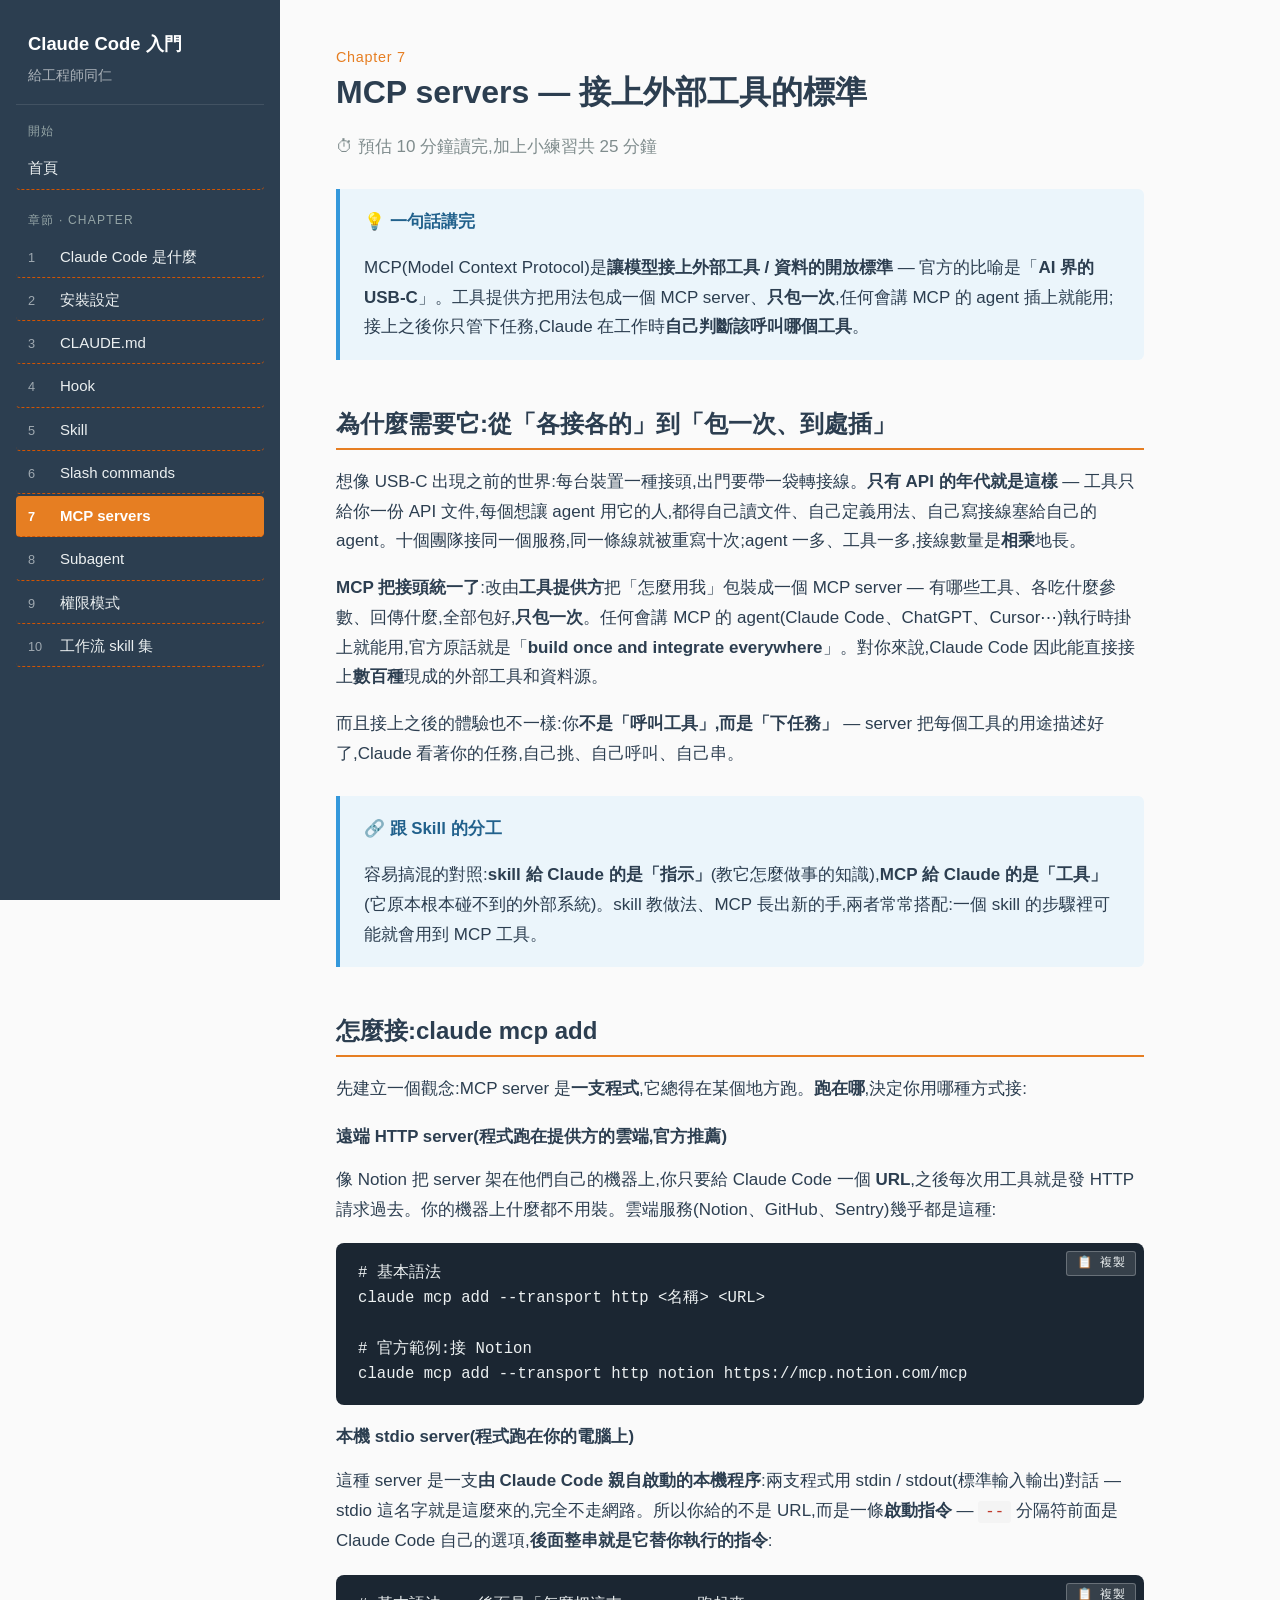
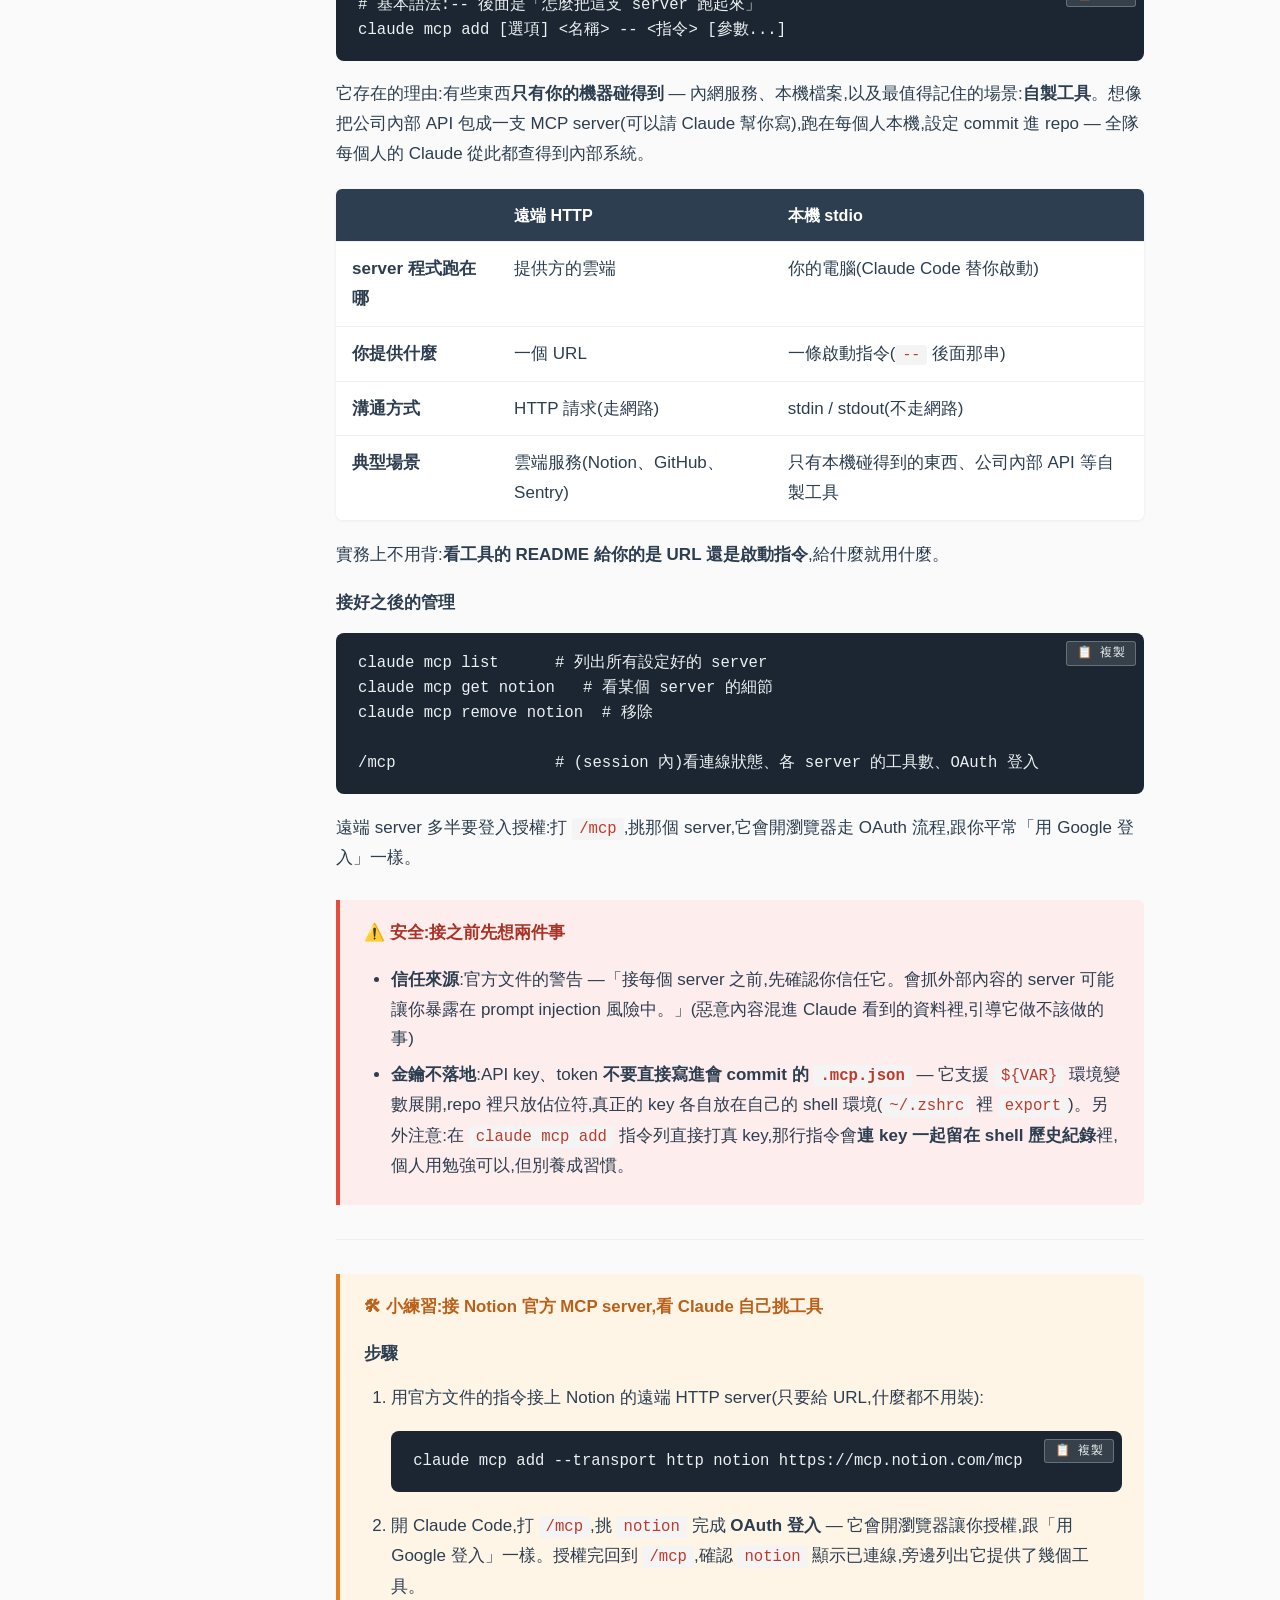
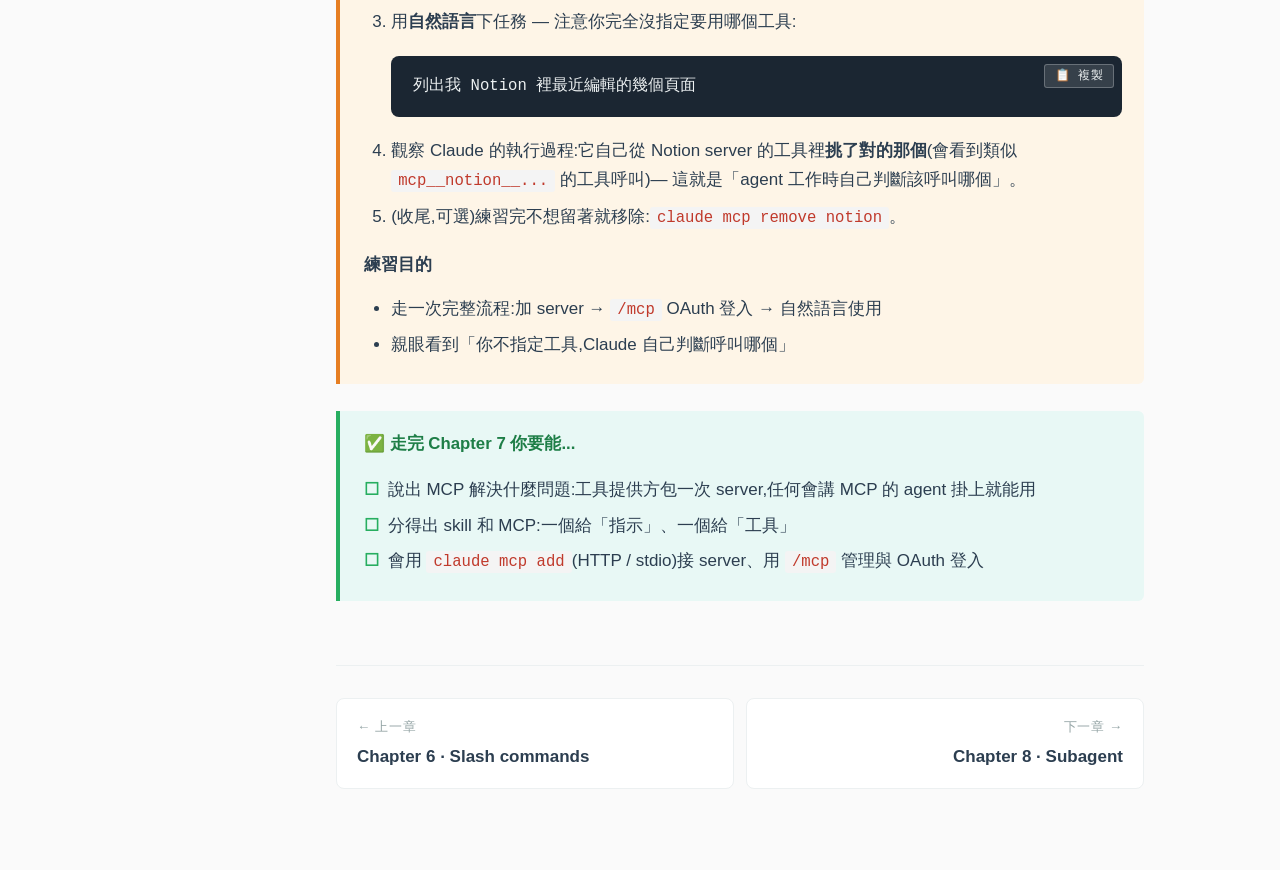
<file: 07-mcp.html>
<!DOCTYPE html>
<html lang="zh-Hant">
<head>
  <meta charset="UTF-8">
  <meta name="viewport" content="width=device-width, initial-scale=1.0">
  <title>Chapter 7 · MCP servers — Claude Code 入門</title>
  <link rel="stylesheet" href="styles.css">
  <script src="script.js" defer></script>
</head>
<body>
<div class="site">

<aside class="sidebar">
  <a class="sidebar-brand" href="index.html">
    Claude Code 入門
    <small>給工程師同仁</small>
  </a>

  <div class="sidebar-section">
    <div class="sidebar-heading">開始</div>
    <a class="sidebar-link" href="index.html">首頁</a>
  </div>

  <div class="sidebar-section">
    <div class="sidebar-heading">章節 · Chapter</div>
    <a class="sidebar-link" href="01-claude-code-是什麼.html"><span class="num">1</span>Claude Code 是什麼</a>
    <a class="sidebar-link" href="02-安裝設定.html"><span class="num">2</span>安裝設定</a>
    <a class="sidebar-link" href="03-claude-md.html"><span class="num">3</span>CLAUDE.md</a>
    <a class="sidebar-link" href="04-hook.html"><span class="num">4</span>Hook</a>
    <a class="sidebar-link" href="05-skill.html"><span class="num">5</span>Skill</a>
    <a class="sidebar-link" href="06-slash-commands.html"><span class="num">6</span>Slash commands</a>
    <a class="sidebar-link active" href="07-mcp.html"><span class="num">7</span>MCP servers</a>
    <a class="sidebar-link" href="08-subagent.html"><span class="num">8</span>Subagent</a>
    <a class="sidebar-link" href="09-permission-modes.html"><span class="num">9</span>權限模式</a>
    <a class="sidebar-link" href="10-skill-工作流集.html"><span class="num">10</span>工作流 skill 集</a>
  </div>
</aside>

<main class="main">

<h1>
  <span class="chapter-label">Chapter 7</span>
  MCP servers — 接上外部工具的標準
</h1>

<p style="color:#7F8C8D;">⏱ 預估 10 分鐘讀完,加上小練習共 25 分鐘</p>

<div class="box box-concept">
  <div class="box-title">💡 一句話講完</div>
  <p>MCP(Model Context Protocol)是<strong>讓模型接上外部工具 / 資料的開放標準</strong> — 官方的比喻是「<strong>AI 界的 USB-C</strong>」。工具提供方把用法包成一個 MCP server、<strong>只包一次</strong>,任何會講 MCP 的 agent 插上就能用;接上之後你只管下任務,Claude 在工作時<strong>自己判斷該呼叫哪個工具</strong>。</p>
</div>

<h2>為什麼需要它:從「各接各的」到「包一次、到處插」</h2>

<p>想像 USB-C 出現之前的世界:每台裝置一種接頭,出門要帶一袋轉接線。<strong>只有 API 的年代就是這樣</strong> — 工具只給你一份 API 文件,每個想讓 agent 用它的人,都得自己讀文件、自己定義用法、自己寫接線塞給自己的 agent。十個團隊接同一個服務,同一條線就被重寫十次;agent 一多、工具一多,接線數量是<strong>相乘</strong>地長。</p>

<p><strong>MCP 把接頭統一了</strong>:改由<strong>工具提供方</strong>把「怎麼用我」包裝成一個 MCP server — 有哪些工具、各吃什麼參數、回傳什麼,全部包好,<strong>只包一次</strong>。任何會講 MCP 的 agent(Claude Code、ChatGPT、Cursor⋯)執行時掛上就能用,官方原話就是「<strong>build once and integrate everywhere</strong>」。對你來說,Claude Code 因此能直接接上<strong>數百種</strong>現成的外部工具和資料源。</p>

<p>而且接上之後的體驗也不一樣:你<strong>不是「呼叫工具」,而是「下任務」</strong> — server 把每個工具的用途描述好了,Claude 看著你的任務,自己挑、自己呼叫、自己串。</p>

<div class="box box-concept">
  <div class="box-title">🔗 跟 Skill 的分工</div>
  <p>容易搞混的對照:<strong>skill 給 Claude 的是「指示」</strong>(教它怎麼做事的知識),<strong>MCP 給 Claude 的是「工具」</strong>(它原本根本碰不到的外部系統)。skill 教做法、MCP 長出新的手,兩者常常搭配:一個 skill 的步驟裡可能就會用到 MCP 工具。</p>
</div>

<h2>怎麼接:claude mcp add</h2>

<p>先建立一個觀念:MCP server 是<strong>一支程式</strong>,它總得在某個地方跑。<strong>跑在哪</strong>,決定你用哪種方式接:</p>

<h4>遠端 HTTP server(程式跑在提供方的雲端,官方推薦)</h4>

<p>像 Notion 把 server 架在他們自己的機器上,你只要給 Claude Code 一個 <strong>URL</strong>,之後每次用工具就是發 HTTP 請求過去。你的機器上什麼都不用裝。雲端服務(Notion、GitHub、Sentry)幾乎都是這種:</p>

<pre><code># 基本語法
claude mcp add --transport http &lt;名稱&gt; &lt;URL&gt;

# 官方範例:接 Notion
claude mcp add --transport http notion https://mcp.notion.com/mcp</code></pre>

<h4>本機 stdio server(程式跑在你的電腦上)</h4>

<p>這種 server 是一支<strong>由 Claude Code 親自啟動的本機程序</strong>:兩支程式用 stdin / stdout(標準輸入輸出)對話 — stdio 這名字就是這麼來的,完全不走網路。所以你給的不是 URL,而是一條<strong>啟動指令</strong> — <code>--</code> 分隔符前面是 Claude Code 自己的選項,<strong>後面整串就是它替你執行的指令</strong>:</p>

<pre><code># 基本語法:-- 後面是「怎麼把這支 server 跑起來」
claude mcp add [選項] &lt;名稱&gt; -- &lt;指令&gt; [參數...]</code></pre>

<p>它存在的理由:有些東西<strong>只有你的機器碰得到</strong> — 內網服務、本機檔案,以及最值得記住的場景:<strong>自製工具</strong>。想像把公司內部 API 包成一支 MCP server(可以請 Claude 幫你寫),跑在每個人本機,設定 commit 進 repo — 全隊每個人的 Claude 從此都查得到內部系統。</p>

<table>
  <tr><th></th><th>遠端 HTTP</th><th>本機 stdio</th></tr>
  <tr>
    <td><strong>server 程式跑在哪</strong></td>
    <td>提供方的雲端</td>
    <td>你的電腦(Claude Code 替你啟動)</td>
  </tr>
  <tr>
    <td><strong>你提供什麼</strong></td>
    <td>一個 URL</td>
    <td>一條啟動指令(<code>--</code> 後面那串)</td>
  </tr>
  <tr>
    <td><strong>溝通方式</strong></td>
    <td>HTTP 請求(走網路)</td>
    <td>stdin / stdout(不走網路)</td>
  </tr>
  <tr>
    <td><strong>典型場景</strong></td>
    <td>雲端服務(Notion、GitHub、Sentry)</td>
    <td>只有本機碰得到的東西、公司內部 API 等自製工具</td>
  </tr>
</table>

<p>實務上不用背:<strong>看工具的 README 給你的是 URL 還是啟動指令</strong>,給什麼就用什麼。</p>


<h4>接好之後的管理</h4>

<pre><code>claude mcp list      # 列出所有設定好的 server
claude mcp get notion   # 看某個 server 的細節
claude mcp remove notion  # 移除

/mcp                 # (session 內)看連線狀態、各 server 的工具數、OAuth 登入</code></pre>

<p>遠端 server 多半要登入授權:打 <code>/mcp</code>,挑那個 server,它會開瀏覽器走 OAuth 流程,跟你平常「用 Google 登入」一樣。</p>


<div class="box box-warning">
  <div class="box-title">⚠️ 安全:接之前先想兩件事</div>
  <ul>
    <li><strong>信任來源</strong>:官方文件的警告 —「接每個 server 之前,先確認你信任它。會抓外部內容的 server 可能讓你暴露在 prompt injection 風險中。」(惡意內容混進 Claude 看到的資料裡,引導它做不該做的事)</li>
    <li><strong>金鑰不落地</strong>:API key、token <strong>不要直接寫進會 commit 的 <code>.mcp.json</code></strong> — 它支援 <code>${VAR}</code> 環境變數展開,repo 裡只放佔位符,真正的 key 各自放在自己的 shell 環境(<code>~/.zshrc</code> 裡 <code>export</code>)。另外注意:在 <code>claude mcp add</code> 指令列直接打真 key,那行指令會<strong>連 key 一起留在 shell 歷史紀錄</strong>裡,個人用勉強可以,但別養成習慣。</li>
  </ul>
</div>


<hr>

<div class="box box-exercise">
  <div class="box-title">🛠 小練習:接 Notion 官方 MCP server,看 Claude 自己挑工具</div>

  <h4>步驟</h4>
  <ol>
    <li>用官方文件的指令接上 Notion 的遠端 HTTP server(只要給 URL,什麼都不用裝):</li>
    <pre><code>claude mcp add --transport http notion https://mcp.notion.com/mcp</code></pre>

    <li>開 Claude Code,打 <code>/mcp</code>,挑 <code>notion</code> 完成 <strong>OAuth 登入</strong> — 它會開瀏覽器讓你授權,跟「用 Google 登入」一樣。授權完回到 <code>/mcp</code>,確認 <code>notion</code> 顯示已連線,旁邊列出它提供了幾個工具。</li>

    <li>用<strong>自然語言</strong>下任務 — 注意你完全沒指定要用哪個工具:</li>
    <pre><code>列出我 Notion 裡最近編輯的幾個頁面</code></pre>
    <li>觀察 Claude 的執行過程:它自己從 Notion server 的工具裡<strong>挑了對的那個</strong>(會看到類似 <code>mcp__notion__...</code> 的工具呼叫)— 這就是「agent 工作時自己判斷該呼叫哪個」。</li>
    <li>(收尾,可選)練習完不想留著就移除:<code>claude mcp remove notion</code>。</li>
  </ol>

  <h4>練習目的</h4>
  <ul>
    <li>走一次完整流程:加 server → <code>/mcp</code> OAuth 登入 → 自然語言使用</li>
    <li>親眼看到「你不指定工具,Claude 自己判斷呼叫哪個」</li>
  </ul>
</div>

<div class="box box-check">
  <div class="box-title">✅ 走完 Chapter 7 你要能...</div>
  <ul>
    <li>說出 MCP 解決什麼問題:工具提供方包一次 server,任何會講 MCP 的 agent 掛上就能用</li>
    <li>分得出 skill 和 MCP:一個給「指示」、一個給「工具」</li>
    <li>會用 <code>claude mcp add</code>(HTTP / stdio)接 server、用 <code>/mcp</code> 管理與 OAuth 登入</li>
  </ul>
</div>

<div class="page-nav">
  <a href="06-slash-commands.html">
    <span class="label">← 上一章</span>
    <span class="title">Chapter 6 · Slash commands</span>
  </a>
  <a href="08-subagent.html" class="next">
    <span class="label">下一章 →</span>
    <span class="title">Chapter 8 · Subagent</span>
  </a>
</div>

</main>
</div>
</body>
</html>
</file>
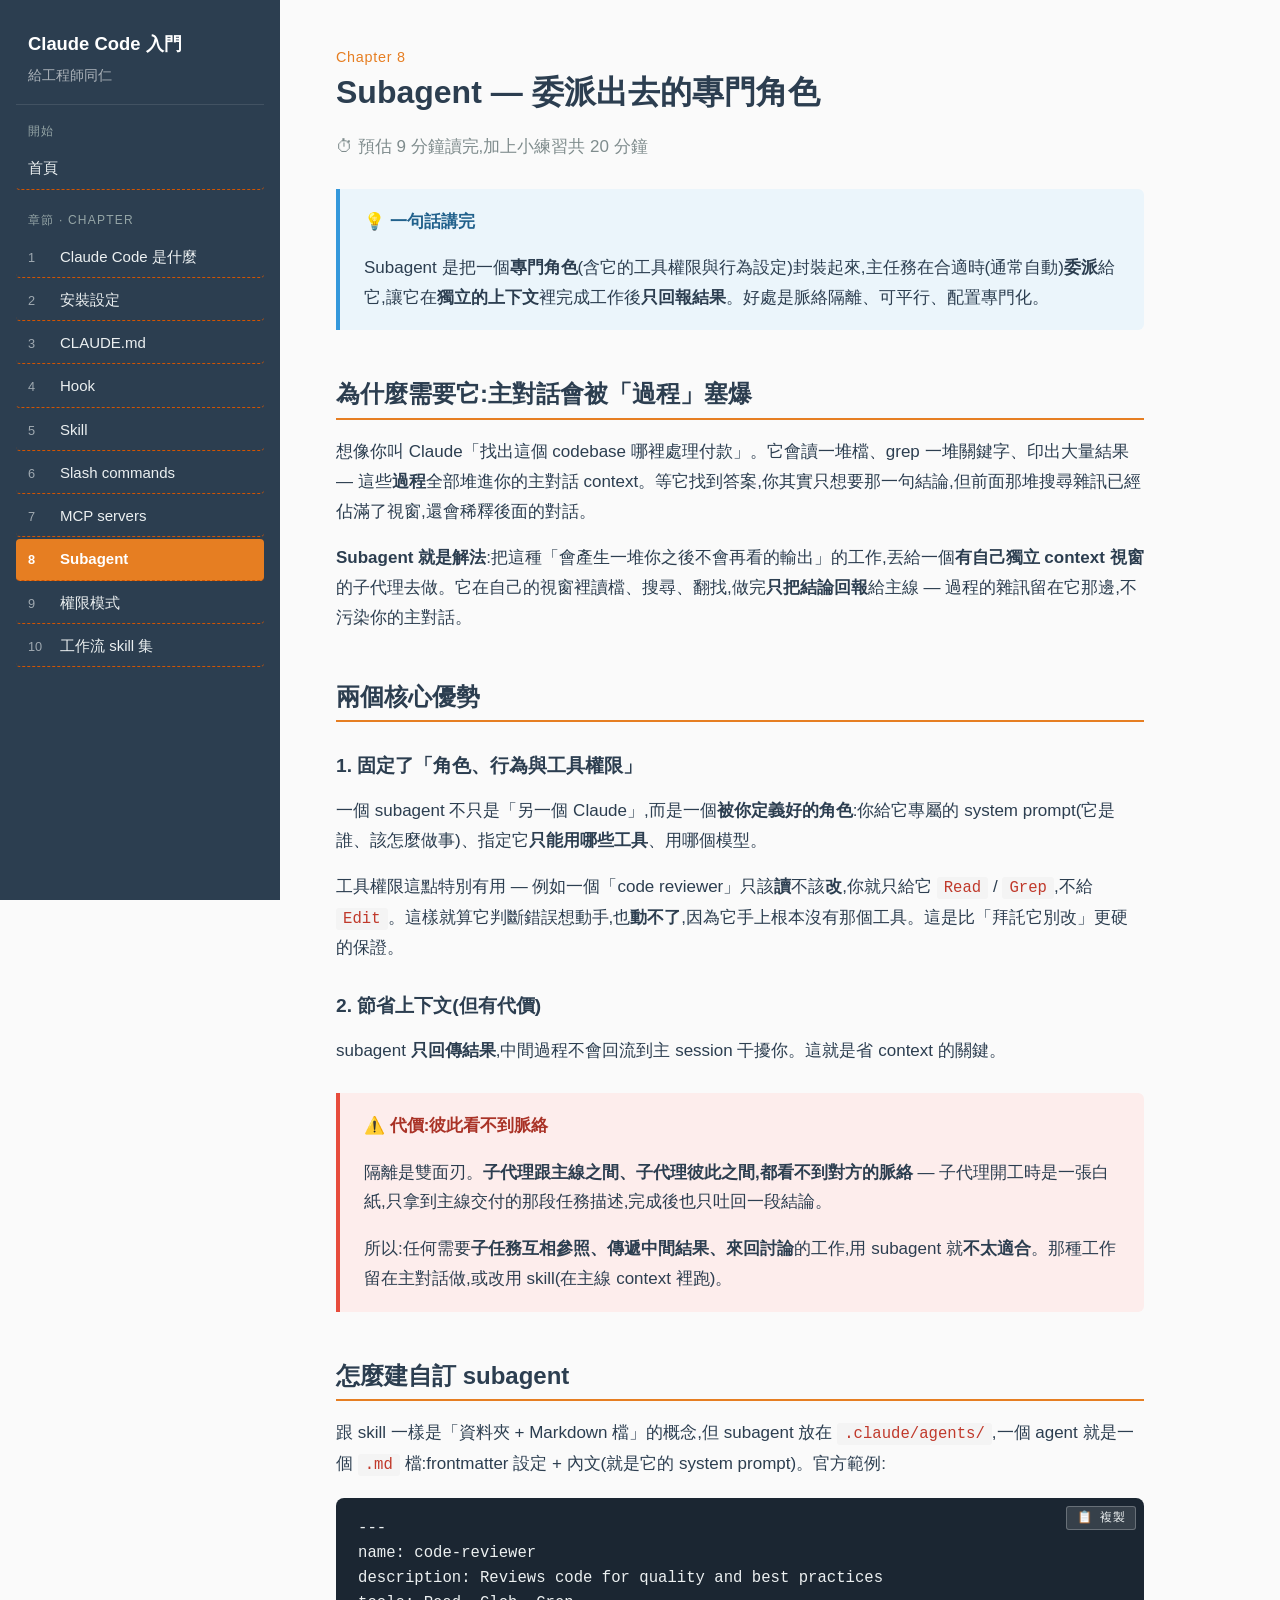
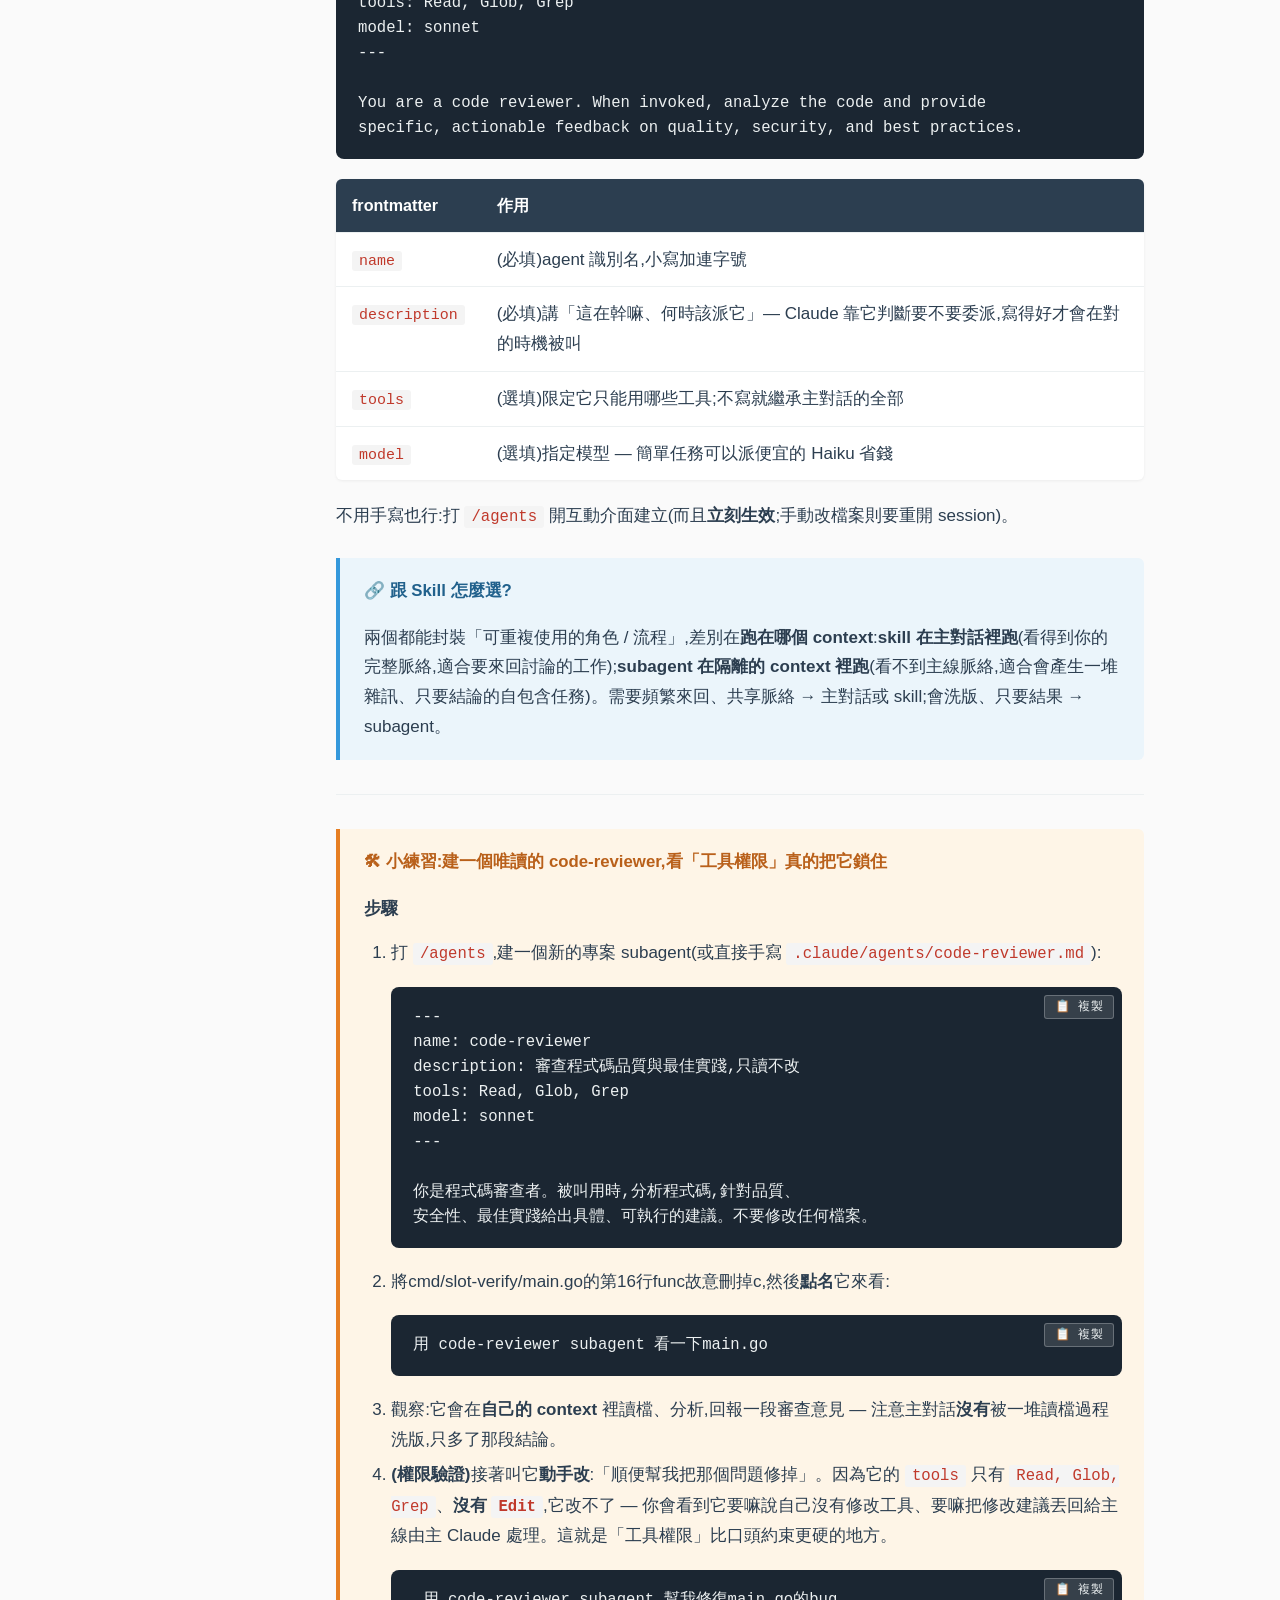
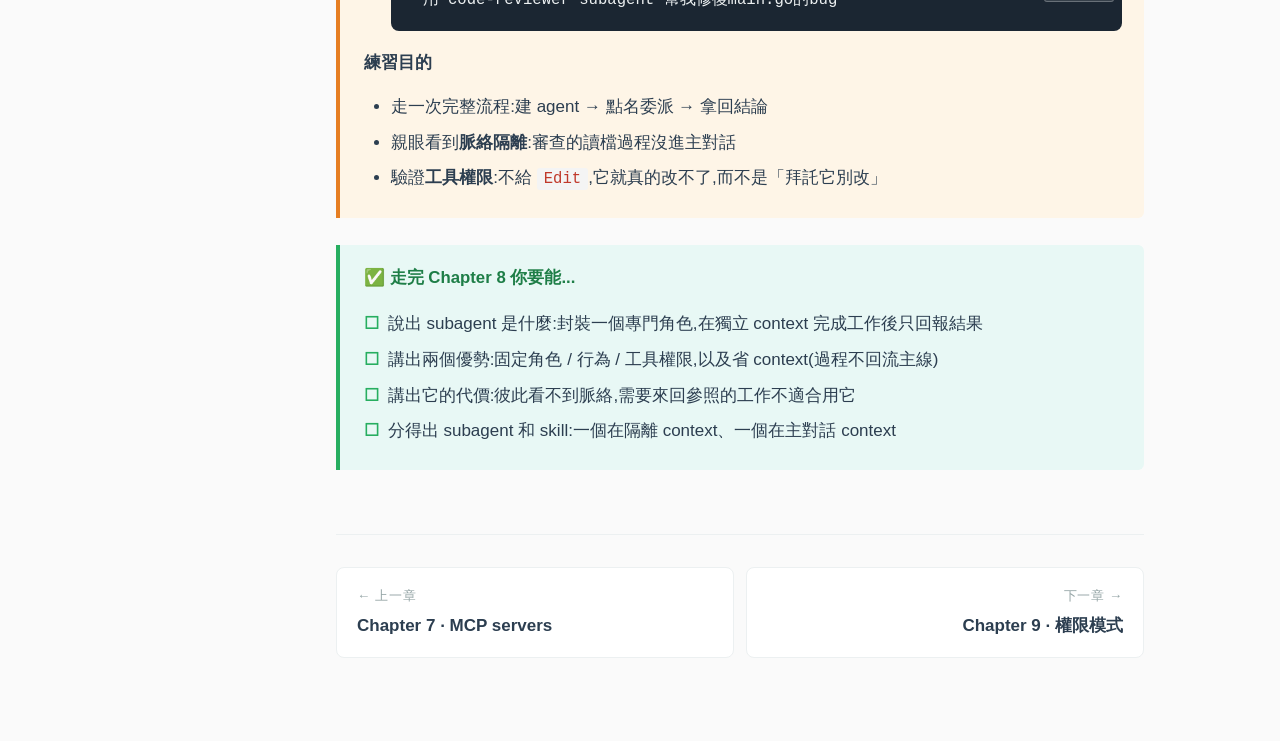
<file: 08-subagent.html>
<!DOCTYPE html>
<html lang="zh-Hant">
<head>
  <meta charset="UTF-8">
  <meta name="viewport" content="width=device-width, initial-scale=1.0">
  <title>Chapter 8 · Subagent — Claude Code 入門</title>
  <link rel="stylesheet" href="styles.css">
  <script src="script.js" defer></script>
</head>
<body>
<div class="site">

<aside class="sidebar">
  <a class="sidebar-brand" href="index.html">
    Claude Code 入門
    <small>給工程師同仁</small>
  </a>

  <div class="sidebar-section">
    <div class="sidebar-heading">開始</div>
    <a class="sidebar-link" href="index.html">首頁</a>
  </div>

  <div class="sidebar-section">
    <div class="sidebar-heading">章節 · Chapter</div>
    <a class="sidebar-link" href="01-claude-code-是什麼.html"><span class="num">1</span>Claude Code 是什麼</a>
    <a class="sidebar-link" href="02-安裝設定.html"><span class="num">2</span>安裝設定</a>
    <a class="sidebar-link" href="03-claude-md.html"><span class="num">3</span>CLAUDE.md</a>
    <a class="sidebar-link" href="04-hook.html"><span class="num">4</span>Hook</a>
    <a class="sidebar-link" href="05-skill.html"><span class="num">5</span>Skill</a>
    <a class="sidebar-link" href="06-slash-commands.html"><span class="num">6</span>Slash commands</a>
    <a class="sidebar-link" href="07-mcp.html"><span class="num">7</span>MCP servers</a>
    <a class="sidebar-link active" href="08-subagent.html"><span class="num">8</span>Subagent</a>
    <a class="sidebar-link" href="09-permission-modes.html"><span class="num">9</span>權限模式</a>
    <a class="sidebar-link" href="10-skill-工作流集.html"><span class="num">10</span>工作流 skill 集</a>
  </div>
</aside>

<main class="main">

<h1>
  <span class="chapter-label">Chapter 8</span>
  Subagent — 委派出去的專門角色
</h1>

<p style="color:#7F8C8D;">⏱ 預估 9 分鐘讀完,加上小練習共 20 分鐘</p>

<div class="box box-concept">
  <div class="box-title">💡 一句話講完</div>
  <p>Subagent 是把一個<strong>專門角色</strong>(含它的工具權限與行為設定)封裝起來,主任務在合適時(通常自動)<strong>委派</strong>給它,讓它在<strong>獨立的上下文</strong>裡完成工作後<strong>只回報結果</strong>。好處是脈絡隔離、可平行、配置專門化。</p>
</div>

<h2>為什麼需要它:主對話會被「過程」塞爆</h2>

<p>想像你叫 Claude「找出這個 codebase 哪裡處理付款」。它會讀一堆檔、grep 一堆關鍵字、印出大量結果 — 這些<strong>過程</strong>全部堆進你的主對話 context。等它找到答案,你其實只想要那一句結論,但前面那堆搜尋雜訊已經佔滿了視窗,還會稀釋後面的對話。</p>

<p><strong>Subagent 就是解法</strong>:把這種「會產生一堆你之後不會再看的輸出」的工作,丟給一個<strong>有自己獨立 context 視窗</strong>的子代理去做。它在自己的視窗裡讀檔、搜尋、翻找,做完<strong>只把結論回報</strong>給主線 — 過程的雜訊留在它那邊,不污染你的主對話。</p>

<h2>兩個核心優勢</h2>

<h3>1. 固定了「角色、行為與工具權限」</h3>

<p>一個 subagent 不只是「另一個 Claude」,而是一個<strong>被你定義好的角色</strong>:你給它專屬的 system prompt(它是誰、該怎麼做事)、指定它<strong>只能用哪些工具</strong>、用哪個模型。</p>

<p>工具權限這點特別有用 — 例如一個「code reviewer」只該<strong>讀</strong>不該<strong>改</strong>,你就只給它 <code>Read</code> / <code>Grep</code>,不給 <code>Edit</code>。這樣就算它判斷錯誤想動手,也<strong>動不了</strong>,因為它手上根本沒有那個工具。這是比「拜託它別改」更硬的保證。</p>

<h3>2. 節省上下文(但有代價)</h3>

<p>subagent <strong>只回傳結果</strong>,中間過程不會回流到主 session 干擾你。這就是省 context 的關鍵。</p>

<div class="box box-warning">
  <div class="box-title">⚠️ 代價:彼此看不到脈絡</div>
  <p>隔離是雙面刃。<strong>子代理跟主線之間、子代理彼此之間,都看不到對方的脈絡</strong> — 子代理開工時是一張白紙,只拿到主線交付的那段任務描述,完成後也只吐回一段結論。</p>
  <p>所以:任何需要<strong>子任務互相參照、傳遞中間結果、來回討論</strong>的工作,用 subagent 就<strong>不太適合</strong>。那種工作留在主對話做,或改用 skill(在主線 context 裡跑)。</p>
</div>


<h2>怎麼建自訂 subagent</h2>

<p>跟 skill 一樣是「資料夾 + Markdown 檔」的概念,但 subagent 放在 <code>.claude/agents/</code>,一個 agent 就是一個 <code>.md</code> 檔:frontmatter 設定 + 內文(就是它的 system prompt)。官方範例:</p>

<pre><code>---
name: code-reviewer
description: Reviews code for quality and best practices
tools: Read, Glob, Grep
model: sonnet
---

You are a code reviewer. When invoked, analyze the code and provide
specific, actionable feedback on quality, security, and best practices.</code></pre>

<table>
  <tr><th>frontmatter</th><th>作用</th></tr>
  <tr><td><code>name</code></td><td>(必填)agent 識別名,小寫加連字號</td></tr>
  <tr><td><code>description</code></td><td>(必填)講「這在幹嘛、何時該派它」— Claude 靠它判斷要不要委派,寫得好才會在對的時機被叫</td></tr>
  <tr><td><code>tools</code></td><td>(選填)限定它只能用哪些工具;不寫就繼承主對話的全部</td></tr>
  <tr><td><code>model</code></td><td>(選填)指定模型 — 簡單任務可以派便宜的 Haiku 省錢</td></tr>
</table>

<p>不用手寫也行:打 <code>/agents</code> 開互動介面建立(而且<strong>立刻生效</strong>;手動改檔案則要重開 session)。</p>

<div class="box box-concept">
  <div class="box-title">🔗 跟 Skill 怎麼選?</div>
  <p>兩個都能封裝「可重複使用的角色 / 流程」,差別在<strong>跑在哪個 context</strong>:<strong>skill 在主對話裡跑</strong>(看得到你的完整脈絡,適合要來回討論的工作);<strong>subagent 在隔離的 context 裡跑</strong>(看不到主線脈絡,適合會產生一堆雜訊、只要結論的自包含任務)。需要頻繁來回、共享脈絡 → 主對話或 skill;會洗版、只要結果 → subagent。</p>
</div>

<hr>

<div class="box box-exercise">
  <div class="box-title">🛠 小練習:建一個唯讀的 code-reviewer,看「工具權限」真的把它鎖住</div>

  <h4>步驟</h4>
  <ol>
    <li>打 <code>/agents</code>,建一個新的專案 subagent(或直接手寫 <code>.claude/agents/code-reviewer.md</code>):</li>
    <pre><code>---
name: code-reviewer
description: 審查程式碼品質與最佳實踐,只讀不改
tools: Read, Glob, Grep
model: sonnet
---

你是程式碼審查者。被叫用時,分析程式碼,針對品質、
安全性、最佳實踐給出具體、可執行的建議。不要修改任何檔案。</code></pre>

    <li>將cmd/slot-verify/main.go的第16行func故意刪掉c,然後<strong>點名</strong>它來看:</li>
    <pre><code>用 code-reviewer subagent 看一下main.go</code></pre>

    <li>觀察:它會在<strong>自己的 context</strong> 裡讀檔、分析,回報一段審查意見 — 注意主對話<strong>沒有</strong>被一堆讀檔過程洗版,只多了那段結論。</li>

    <li><strong>(權限驗證)</strong>接著叫它<strong>動手改</strong>:「順便幫我把那個問題修掉」。因為它的 <code>tools</code> 只有 <code>Read, Glob, Grep</code>、<strong>沒有 <code>Edit</code></strong>,它改不了 — 你會看到它要嘛說自己沒有修改工具、要嘛把修改建議丟回給主線由主 Claude 處理。這就是「工具權限」比口頭約束更硬的地方。</li>
    <pre><code> 用 code-reviewer subagent 幫我修復main.go的bug</code></pre>

  </ol>

  <h4>練習目的</h4>
  <ul>
    <li>走一次完整流程:建 agent → 點名委派 → 拿回結論</li>
    <li>親眼看到<strong>脈絡隔離</strong>:審查的讀檔過程沒進主對話</li>
    <li>驗證<strong>工具權限</strong>:不給 <code>Edit</code>,它就真的改不了,而不是「拜託它別改」</li>
  </ul>
</div>

<div class="box box-check">
  <div class="box-title">✅ 走完 Chapter 8 你要能...</div>
  <ul>
    <li>說出 subagent 是什麼:封裝一個專門角色,在獨立 context 完成工作後只回報結果</li>
    <li>講出兩個優勢:固定角色 / 行為 / 工具權限,以及省 context(過程不回流主線)</li>
    <li>講出它的代價:彼此看不到脈絡,需要來回參照的工作不適合用它</li>
    <li>分得出 subagent 和 skill:一個在隔離 context、一個在主對話 context</li>
  </ul>
</div>

<div class="page-nav">
  <a href="07-mcp.html">
    <span class="label">← 上一章</span>
    <span class="title">Chapter 7 · MCP servers</span>
  </a>
  <a href="09-permission-modes.html" class="next">
    <span class="label">下一章 →</span>
    <span class="title">Chapter 9 · 權限模式</span>
  </a>
</div>

</main>
</div>
</body>
</html>
</file>
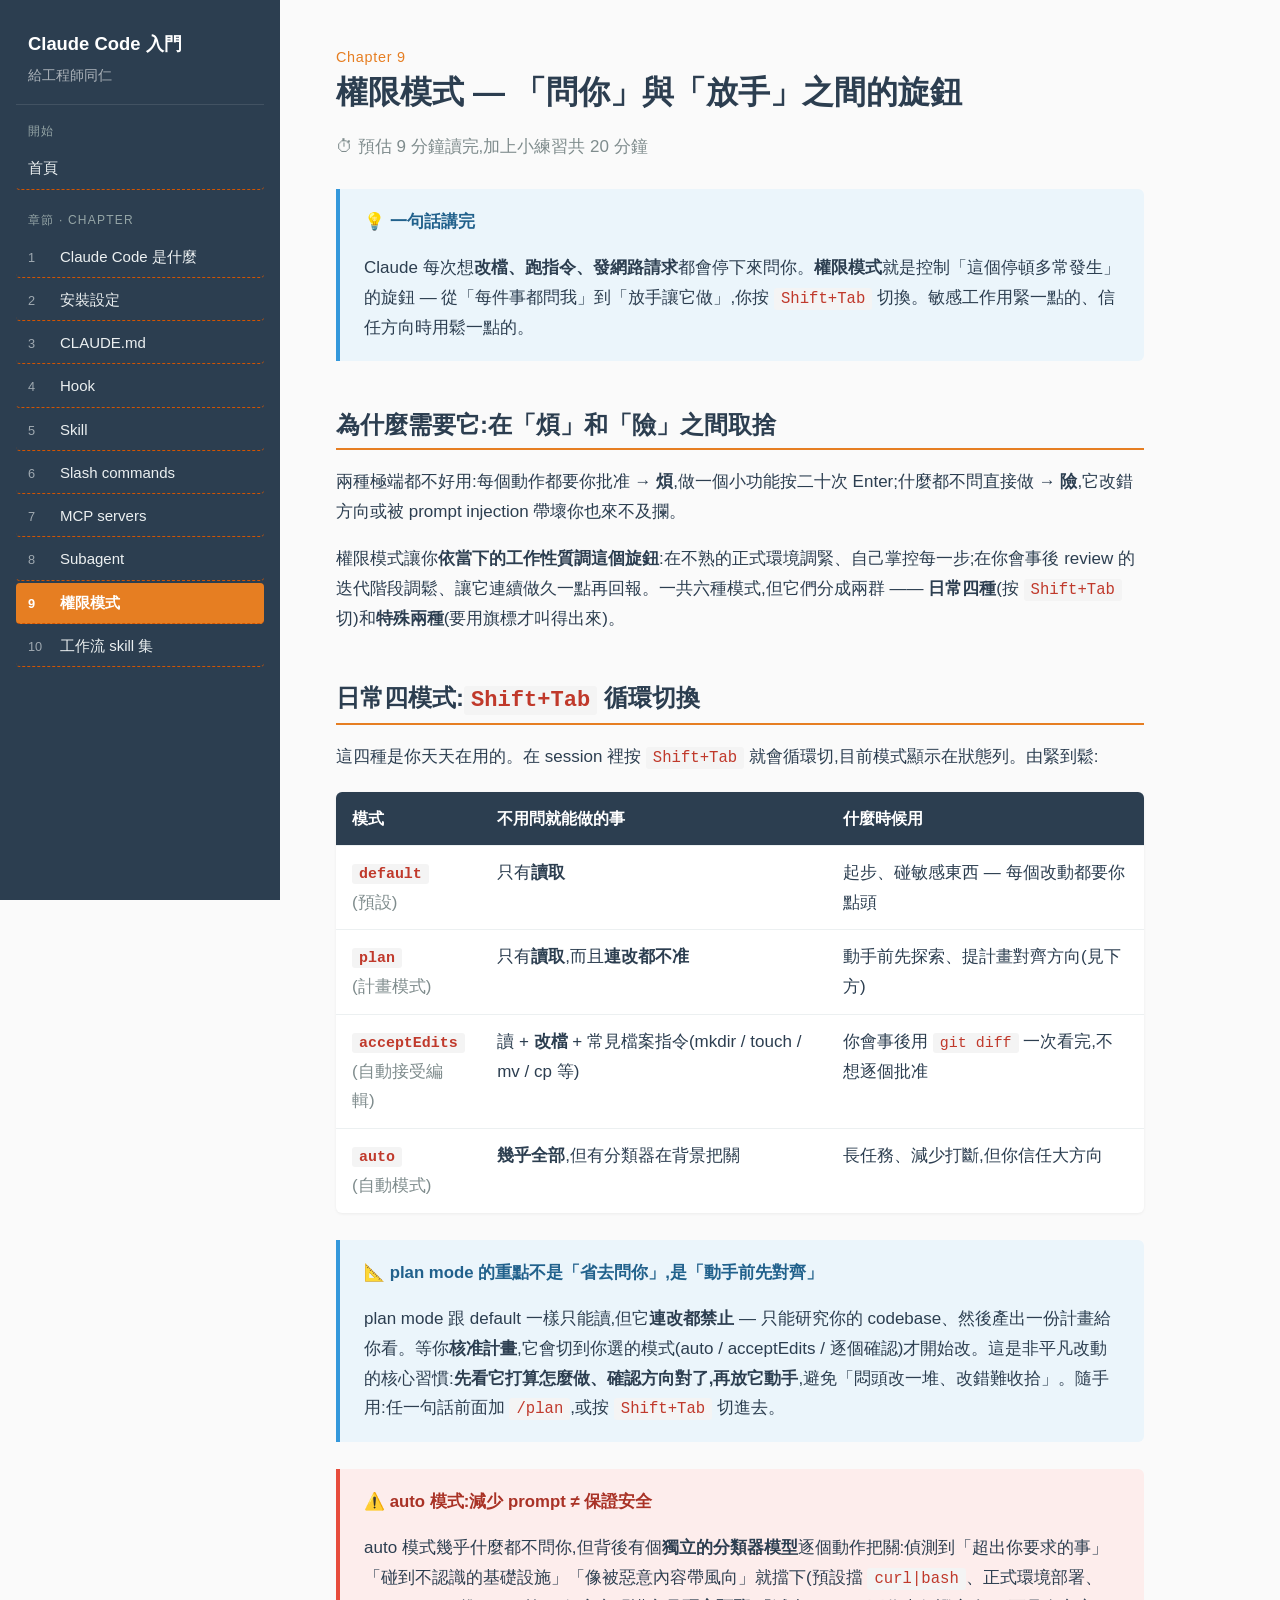
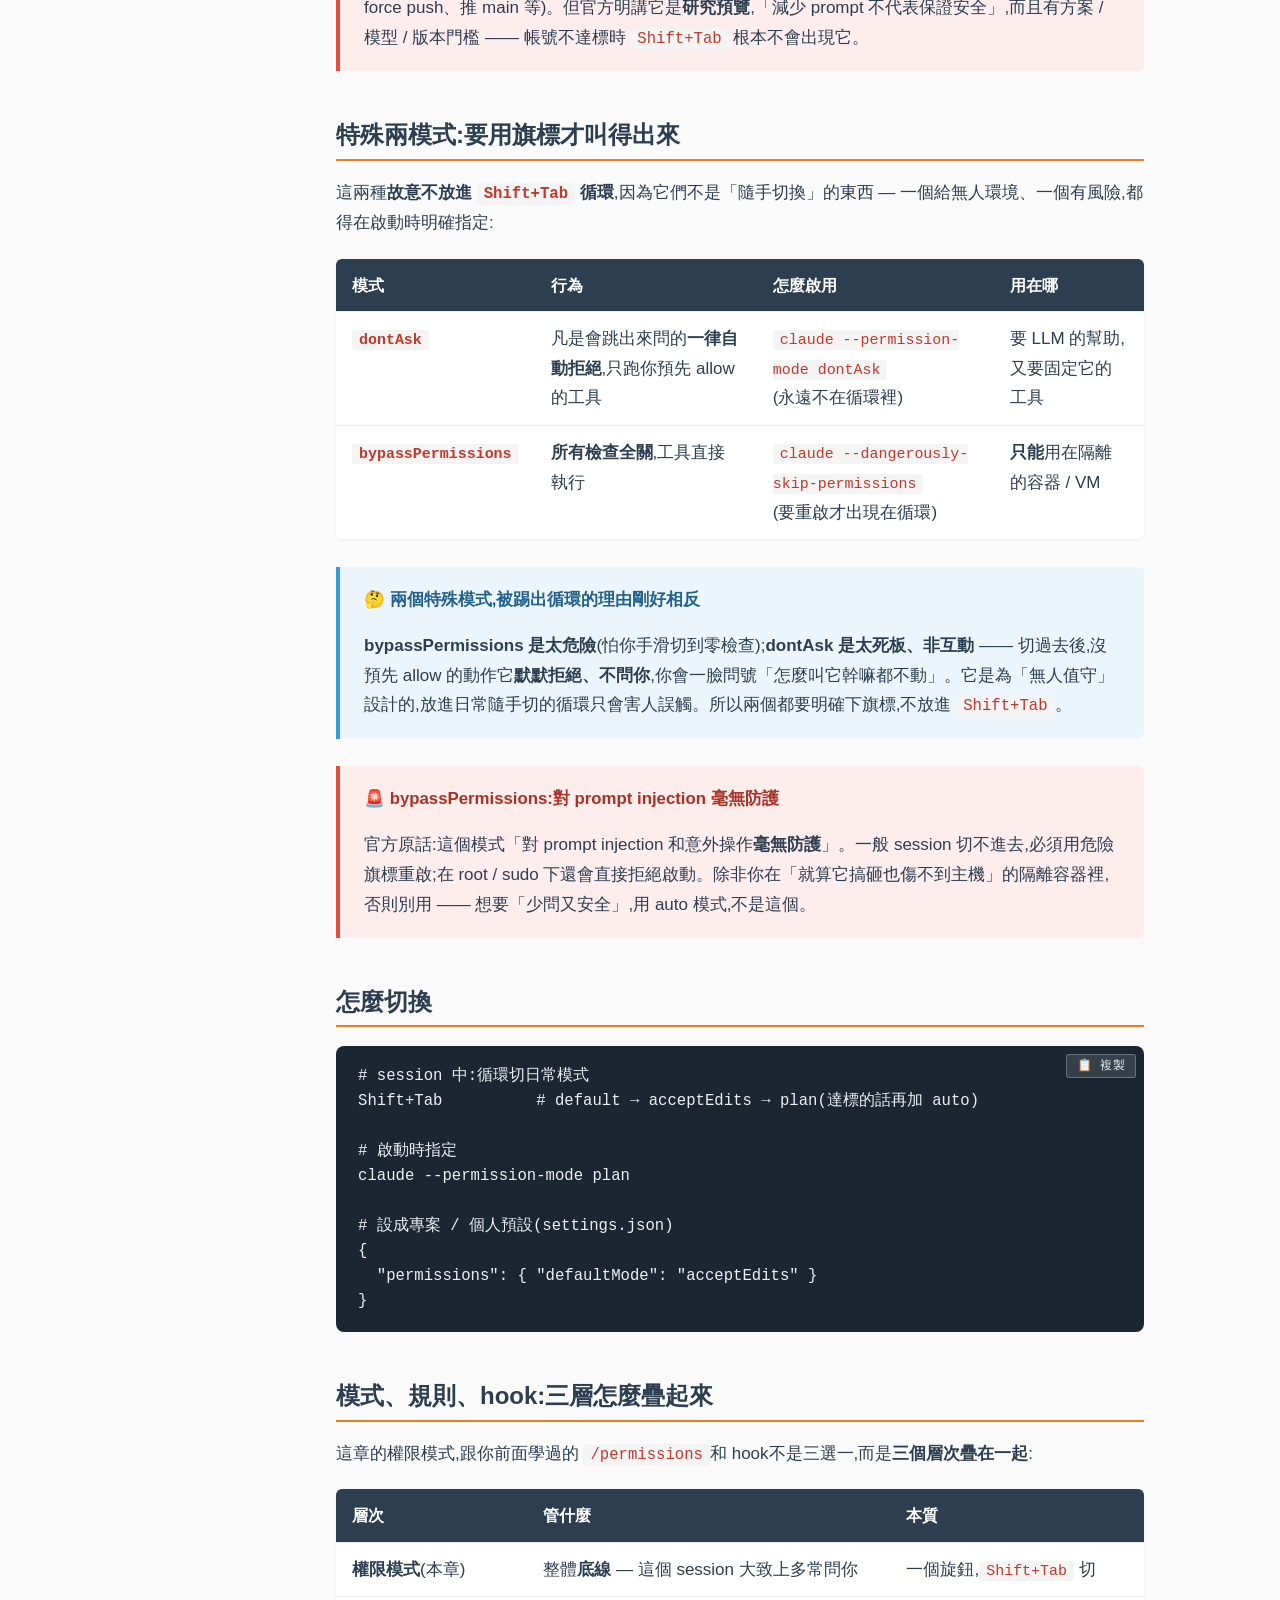
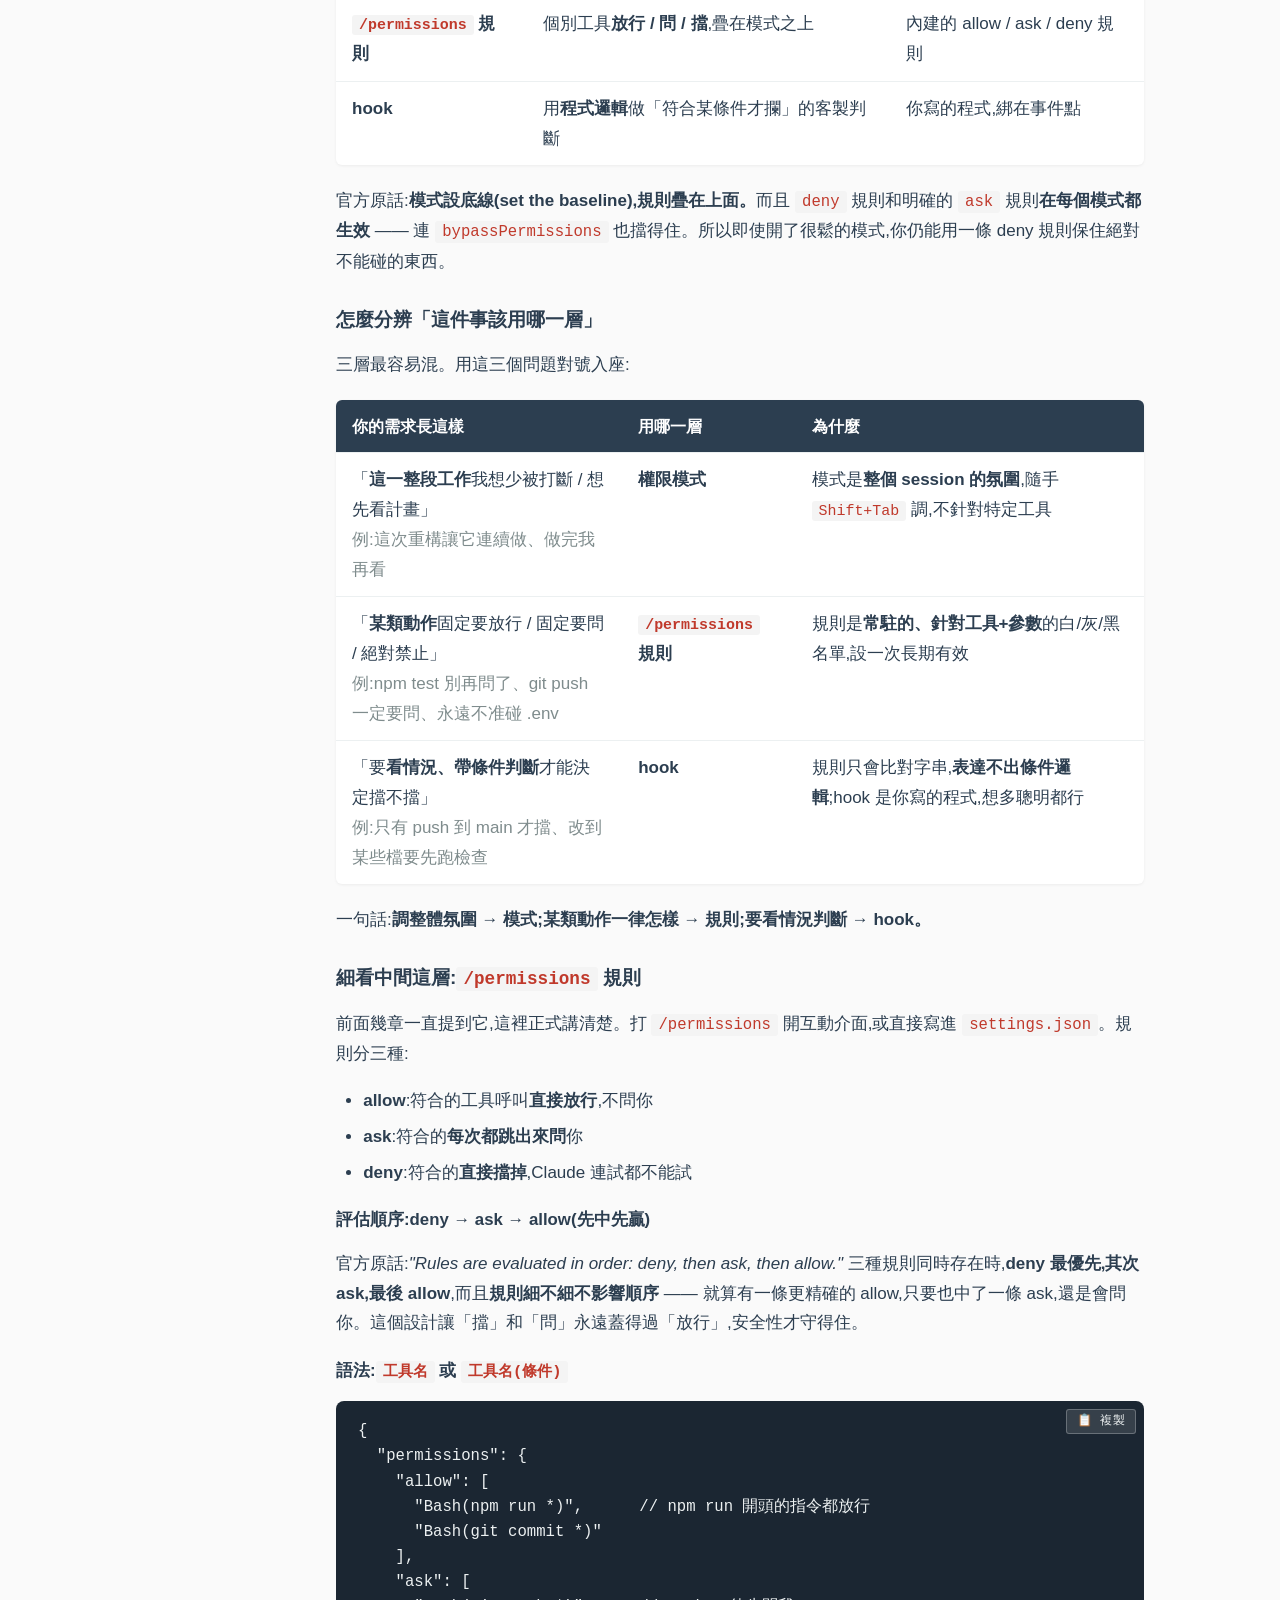
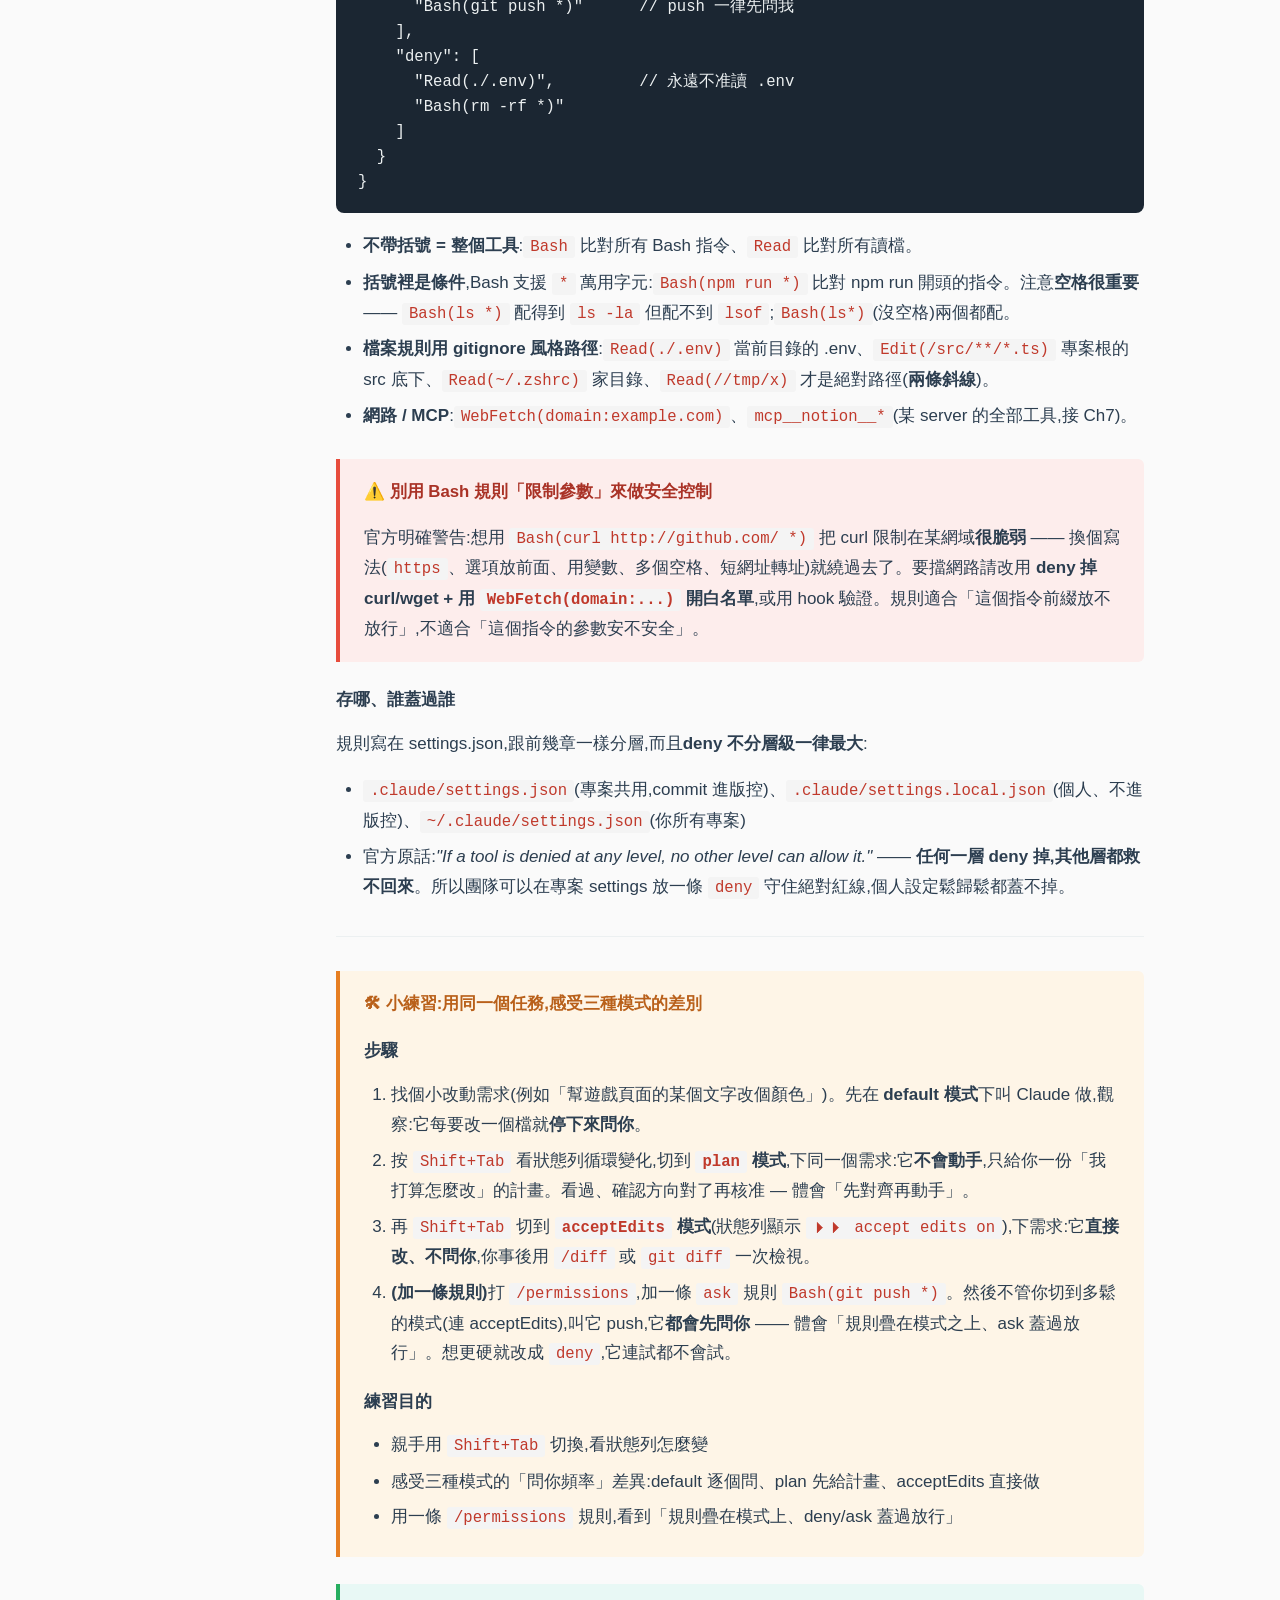
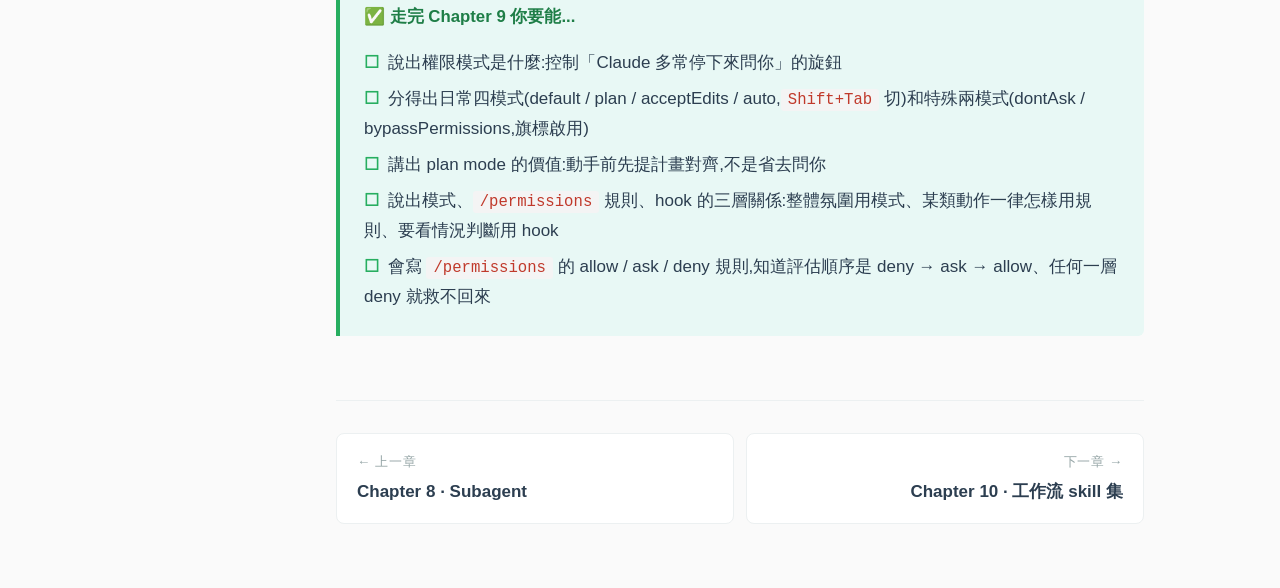
<file: 09-permission-modes.html>
<!DOCTYPE html>
<html lang="zh-Hant">
<head>
  <meta charset="UTF-8">
  <meta name="viewport" content="width=device-width, initial-scale=1.0">
  <title>Chapter 9 · 權限模式 — Claude Code 入門</title>
  <link rel="stylesheet" href="styles.css">
  <script src="script.js" defer></script>
</head>
<body>
<div class="site">

<aside class="sidebar">
  <a class="sidebar-brand" href="index.html">
    Claude Code 入門
    <small>給工程師同仁</small>
  </a>

  <div class="sidebar-section">
    <div class="sidebar-heading">開始</div>
    <a class="sidebar-link" href="index.html">首頁</a>
  </div>

  <div class="sidebar-section">
    <div class="sidebar-heading">章節 · Chapter</div>
    <a class="sidebar-link" href="01-claude-code-是什麼.html"><span class="num">1</span>Claude Code 是什麼</a>
    <a class="sidebar-link" href="02-安裝設定.html"><span class="num">2</span>安裝設定</a>
    <a class="sidebar-link" href="03-claude-md.html"><span class="num">3</span>CLAUDE.md</a>
    <a class="sidebar-link" href="04-hook.html"><span class="num">4</span>Hook</a>
    <a class="sidebar-link" href="05-skill.html"><span class="num">5</span>Skill</a>
    <a class="sidebar-link" href="06-slash-commands.html"><span class="num">6</span>Slash commands</a>
    <a class="sidebar-link" href="07-mcp.html"><span class="num">7</span>MCP servers</a>
    <a class="sidebar-link" href="08-subagent.html"><span class="num">8</span>Subagent</a>
    <a class="sidebar-link active" href="09-permission-modes.html"><span class="num">9</span>權限模式</a>
    <a class="sidebar-link" href="10-skill-工作流集.html"><span class="num">10</span>工作流 skill 集</a>
  </div>
</aside>

<main class="main">

<h1>
  <span class="chapter-label">Chapter 9</span>
  權限模式 — 「問你」與「放手」之間的旋鈕
</h1>

<p style="color:#7F8C8D;">⏱ 預估 9 分鐘讀完,加上小練習共 20 分鐘</p>

<div class="box box-concept">
  <div class="box-title">💡 一句話講完</div>
  <p>Claude 每次想<strong>改檔、跑指令、發網路請求</strong>都會停下來問你。<strong>權限模式</strong>就是控制「這個停頓多常發生」的旋鈕 — 從「每件事都問我」到「放手讓它做」,你按 <code>Shift+Tab</code> 切換。敏感工作用緊一點的、信任方向時用鬆一點的。</p>
</div>

<h2>為什麼需要它:在「煩」和「險」之間取捨</h2>

<p>兩種極端都不好用:每個動作都要你批准 → <strong>煩</strong>,做一個小功能按二十次 Enter;什麼都不問直接做 → <strong>險</strong>,它改錯方向或被 prompt injection 帶壞你也來不及攔。</p>

<p>權限模式讓你<strong>依當下的工作性質調這個旋鈕</strong>:在不熟的正式環境調緊、自己掌控每一步;在你會事後 review 的迭代階段調鬆、讓它連續做久一點再回報。一共六種模式,但它們分成兩群 —— <strong>日常四種</strong>(按 <code>Shift+Tab</code> 切)和<strong>特殊兩種</strong>(要用旗標才叫得出來)。</p>

<h2>日常四模式:<code>Shift+Tab</code> 循環切換</h2>

<p>這四種是你天天在用的。在 session 裡按 <code>Shift+Tab</code> 就會循環切,目前模式顯示在狀態列。由緊到鬆:</p>

<table>
  <tr><th>模式</th><th>不用問就能做的事</th><th>什麼時候用</th></tr>
  <tr>
    <td><strong><code>default</code></strong><br><span style="color:#7F8C8D;">(預設)</span></td>
    <td>只有<strong>讀取</strong></td>
    <td>起步、碰敏感東西 — 每個改動都要你點頭</td>
  </tr>
  <tr>
    <td><strong><code>plan</code></strong><br><span style="color:#7F8C8D;">(計畫模式)</span></td>
    <td>只有<strong>讀取</strong>,而且<strong>連改都不准</strong></td>
    <td>動手前先探索、提計畫對齊方向(見下方)</td>
  </tr>
  <tr>
    <td><strong><code>acceptEdits</code></strong><br><span style="color:#7F8C8D;">(自動接受編輯)</span></td>
    <td>讀 + <strong>改檔</strong> + 常見檔案指令(mkdir / touch / mv / cp 等)</td>
    <td>你會事後用 <code>git diff</code> 一次看完,不想逐個批准</td>
  </tr>
  <tr>
    <td><strong><code>auto</code></strong><br><span style="color:#7F8C8D;">(自動模式)</span></td>
    <td><strong>幾乎全部</strong>,但有分類器在背景把關</td>
    <td>長任務、減少打斷,但你信任大方向</td>
  </tr>
</table>

<div class="box box-concept">
  <div class="box-title">📐 plan mode 的重點不是「省去問你」,是「動手前先對齊」</div>
  <p>plan mode 跟 default 一樣只能讀,但它<strong>連改都禁止</strong> — 只能研究你的 codebase、然後產出一份計畫給你看。等你<strong>核准計畫</strong>,它會切到你選的模式(auto / acceptEdits / 逐個確認)才開始改。這是非平凡改動的核心習慣:<strong>先看它打算怎麼做、確認方向對了,再放它動手</strong>,避免「悶頭改一堆、改錯難收拾」。隨手用:任一句話前面加 <code>/plan</code>,或按 <code>Shift+Tab</code> 切進去。</p>
</div>

<div class="box box-warning">
  <div class="box-title">⚠️ auto 模式:減少 prompt ≠ 保證安全</div>
  <p>auto 模式幾乎什麼都不問你,但背後有個<strong>獨立的分類器模型</strong>逐個動作把關:偵測到「超出你要求的事」「碰到不認識的基礎設施」「像被惡意內容帶風向」就擋下(預設擋 <code>curl|bash</code>、正式環境部署、force push、推 main 等)。但官方明講它是<strong>研究預覽</strong>,「減少 prompt 不代表保證安全」,而且有方案 / 模型 / 版本門檻 —— 帳號不達標時 <code>Shift+Tab</code> 根本不會出現它。</p>
</div>

<h2>特殊兩模式:要用旗標才叫得出來</h2>

<p>這兩種<strong>故意不放進 <code>Shift+Tab</code> 循環</strong>,因為它們不是「隨手切換」的東西 — 一個給無人環境、一個有風險,都得在啟動時明確指定:</p>

<table>
  <tr><th>模式</th><th>行為</th><th>怎麼啟用</th><th>用在哪</th></tr>
  <tr>
    <td><strong><code>dontAsk</code></strong></td>
    <td>凡是會跳出來問的<strong>一律自動拒絕</strong>,只跑你預先 allow 的工具</td>
    <td><code>claude --permission-mode dontAsk</code><br>(永遠不在循環裡)</td>
    <td>要 LLM 的幫助,又要固定它的工具</td>
  </tr>
  <tr>
    <td><strong><code>bypassPermissions</code></strong></td>
    <td><strong>所有檢查全關</strong>,工具直接執行</td>
    <td><code>claude --dangerously-skip-permissions</code><br>(要重啟才出現在循環)</td>
    <td><strong>只能</strong>用在隔離的容器 / VM</td>
  </tr>
</table>

<div class="box box-concept">
  <div class="box-title">🤔 兩個特殊模式,被踢出循環的理由剛好相反</div>
  <p><strong>bypassPermissions 是太危險</strong>(怕你手滑切到零檢查);<strong>dontAsk 是太死板、非互動</strong> —— 切過去後,沒預先 allow 的動作它<strong>默默拒絕、不問你</strong>,你會一臉問號「怎麼叫它幹嘛都不動」。它是為「無人值守」設計的,放進日常隨手切的循環只會害人誤觸。所以兩個都要明確下旗標,不放進 <code>Shift+Tab</code>。</p>
</div>

<div class="box box-warning">
  <div class="box-title">🚨 bypassPermissions:對 prompt injection 毫無防護</div>
  <p>官方原話:這個模式「對 prompt injection 和意外操作<strong>毫無防護</strong>」。一般 session 切不進去,必須用危險旗標重啟;在 root / sudo 下還會直接拒絕啟動。除非你在「就算它搞砸也傷不到主機」的隔離容器裡,否則別用 —— 想要「少問又安全」,用 auto 模式,不是這個。</p>
</div>

<h2>怎麼切換</h2>

<pre><code># session 中:循環切日常模式
Shift+Tab          # default → acceptEdits → plan(達標的話再加 auto)

# 啟動時指定
claude --permission-mode plan

# 設成專案 / 個人預設(settings.json)
{
  "permissions": { "defaultMode": "acceptEdits" }
}</code></pre>

<h2>模式、規則、hook:三層怎麼疊起來</h2>

<p>這章的權限模式,跟你前面學過的 <code>/permissions</code>和 hook不是三選一,而是<strong>三個層次疊在一起</strong>:</p>

<table>
  <tr><th>層次</th><th>管什麼</th><th>本質</th></tr>
  <tr>
    <td><strong>權限模式</strong>(本章)</td>
    <td>整體<strong>底線</strong> — 這個 session 大致上多常問你</td>
    <td>一個旋鈕,<code>Shift+Tab</code> 切</td>
  </tr>
  <tr>
    <td><strong><code>/permissions</code> 規則</strong></td>
    <td>個別工具<strong>放行 / 問 / 擋</strong>,疊在模式之上</td>
    <td>內建的 allow / ask / deny 規則</td>
  </tr>
  <tr>
    <td><strong>hook</strong></td>
    <td>用<strong>程式邏輯</strong>做「符合某條件才攔」的客製判斷</td>
    <td>你寫的程式,綁在事件點</td>
  </tr>
</table>

<p>官方原話:<strong>模式設底線(set the baseline),規則疊在上面。</strong>而且 <code>deny</code> 規則和明確的 <code>ask</code> 規則<strong>在每個模式都生效</strong> —— 連 <code>bypassPermissions</code> 也擋得住。所以即使開了很鬆的模式,你仍能用一條 deny 規則保住絕對不能碰的東西。</p>

<h3>怎麼分辨「這件事該用哪一層」</h3>

<p>三層最容易混。用這三個問題對號入座:</p>

<table>
  <tr><th>你的需求長這樣</th><th>用哪一層</th><th>為什麼</th></tr>
  <tr>
    <td>「<strong>這一整段工作</strong>我想少被打斷 / 想先看計畫」<br><span style="color:#7F8C8D;">例:這次重構讓它連續做、做完我再看</span></td>
    <td><strong>權限模式</strong></td>
    <td>模式是<strong>整個 session 的氛圍</strong>,隨手 <code>Shift+Tab</code> 調,不針對特定工具</td>
  </tr>
  <tr>
    <td>「<strong>某類動作</strong>固定要放行 / 固定要問 / 絕對禁止」<br><span style="color:#7F8C8D;">例:npm test 別再問了、git push 一定要問、永遠不准碰 .env</span></td>
    <td><strong><code>/permissions</code> 規則</strong></td>
    <td>規則是<strong>常駐的、針對工具+參數</strong>的白/灰/黑名單,設一次長期有效</td>
  </tr>
  <tr>
    <td>「要<strong>看情況、帶條件判斷</strong>才能決定擋不擋」<br><span style="color:#7F8C8D;">例:只有 push 到 main 才擋、改到某些檔要先跑檢查</span></td>
    <td><strong>hook</strong></td>
    <td>規則只會比對字串,<strong>表達不出條件邏輯</strong>;hook 是你寫的程式,想多聰明都行</td>
  </tr>
</table>

<p>一句話:<strong>調整體氛圍 → 模式;某類動作一律怎樣 → 規則;要看情況判斷 → hook。</strong></p>

<h3>細看中間這層:<code>/permissions</code> 規則</h3>

<p>前面幾章一直提到它,這裡正式講清楚。打 <code>/permissions</code> 開互動介面,或直接寫進 <code>settings.json</code>。規則分三種:</p>

<ul>
  <li><strong>allow</strong>:符合的工具呼叫<strong>直接放行</strong>,不問你</li>
  <li><strong>ask</strong>:符合的<strong>每次都跳出來問</strong>你</li>
  <li><strong>deny</strong>:符合的<strong>直接擋掉</strong>,Claude 連試都不能試</li>
</ul>

<h4>評估順序:deny → ask → allow(先中先贏)</h4>

<p>官方原話:<em>"Rules are evaluated in order: deny, then ask, then allow."</em> 三種規則同時存在時,<strong>deny 最優先,其次 ask,最後 allow</strong>,而且<strong>規則細不細不影響順序</strong> —— 就算有一條更精確的 allow,只要也中了一條 ask,還是會問你。這個設計讓「擋」和「問」永遠蓋得過「放行」,安全性才守得住。</p>

<h4>語法:<code>工具名</code> 或 <code>工具名(條件)</code></h4>

<pre><code>{
  "permissions": {
    "allow": [
      "Bash(npm run *)",      // npm run 開頭的指令都放行
      "Bash(git commit *)"
    ],
    "ask": [
      "Bash(git push *)"      // push 一律先問我
    ],
    "deny": [
      "Read(./.env)",         // 永遠不准讀 .env
      "Bash(rm -rf *)"
    ]
  }
}</code></pre>

<ul>
  <li><strong>不帶括號 = 整個工具</strong>:<code>Bash</code> 比對所有 Bash 指令、<code>Read</code> 比對所有讀檔。</li>
  <li><strong>括號裡是條件</strong>,Bash 支援 <code>*</code> 萬用字元:<code>Bash(npm run *)</code> 比對 npm run 開頭的指令。注意<strong>空格很重要</strong> —— <code>Bash(ls *)</code> 配得到 <code>ls -la</code> 但配不到 <code>lsof</code>;<code>Bash(ls*)</code>(沒空格)兩個都配。</li>
  <li><strong>檔案規則用 gitignore 風格路徑</strong>:<code>Read(./.env)</code> 當前目錄的 .env、<code>Edit(/src/**/*.ts)</code> 專案根的 src 底下、<code>Read(~/.zshrc)</code> 家目錄、<code>Read(//tmp/x)</code> 才是絕對路徑(<strong>兩條斜線</strong>)。</li>
  <li><strong>網路 / MCP</strong>:<code>WebFetch(domain:example.com)</code>、<code>mcp__notion__*</code>(某 server 的全部工具,接 Ch7)。</li>
</ul>

<div class="box box-warning">
  <div class="box-title">⚠️ 別用 Bash 規則「限制參數」來做安全控制</div>
  <p>官方明確警告:想用 <code>Bash(curl http://github.com/ *)</code> 把 curl 限制在某網域<strong>很脆弱</strong> —— 換個寫法(<code>https</code>、選項放前面、用變數、多個空格、短網址轉址)就繞過去了。要擋網路請改用 <strong>deny 掉 curl/wget + 用 <code>WebFetch(domain:...)</code> 開白名單</strong>,或用 hook 驗證。規則適合「這個指令前綴放不放行」,不適合「這個指令的參數安不安全」。</p>
</div>

<h4>存哪、誰蓋過誰</h4>

<p>規則寫在 settings.json,跟前幾章一樣分層,而且<strong>deny 不分層級一律最大</strong>:</p>

<ul>
  <li><code>.claude/settings.json</code>(專案共用,commit 進版控)、<code>.claude/settings.local.json</code>(個人、不進版控)、<code>~/.claude/settings.json</code>(你所有專案)</li>
  <li>官方原話:<em>"If a tool is denied at any level, no other level can allow it."</em> —— <strong>任何一層 deny 掉,其他層都救不回來</strong>。所以團隊可以在專案 settings 放一條 <code>deny</code> 守住絕對紅線,個人設定鬆歸鬆都蓋不掉。</li>
</ul>


<hr>

<div class="box box-exercise">
  <div class="box-title">🛠 小練習:用同一個任務,感受三種模式的差別</div>

  <h4>步驟</h4>
  <ol>
    <li>找個小改動需求(例如「幫遊戲頁面的某個文字改個顏色」)。先在 <strong>default 模式</strong>下叫 Claude 做,觀察:它每要改一個檔就<strong>停下來問你</strong>。</li>

    <li>按 <code>Shift+Tab</code> 看狀態列循環變化,切到 <strong><code>plan</code> 模式</strong>,下同一個需求:它<strong>不會動手</strong>,只給你一份「我打算怎麼改」的計畫。看過、確認方向對了再核准 — 體會「先對齊再動手」。</li>

    <li>再 <code>Shift+Tab</code> 切到 <strong><code>acceptEdits</code> 模式</strong>(狀態列顯示 <code>⏵⏵ accept edits on</code>),下需求:它<strong>直接改、不問你</strong>,你事後用 <code>/diff</code> 或 <code>git diff</code> 一次檢視。</li>

    <li><strong>(加一條規則)</strong>打 <code>/permissions</code>,加一條 <code>ask</code> 規則 <code>Bash(git push *)</code>。然後不管你切到多鬆的模式(連 acceptEdits),叫它 push,它<strong>都會先問你</strong> —— 體會「規則疊在模式之上、ask 蓋過放行」。想更硬就改成 <code>deny</code>,它連試都不會試。</li>
  </ol>

  <h4>練習目的</h4>
  <ul>
    <li>親手用 <code>Shift+Tab</code> 切換,看狀態列怎麼變</li>
    <li>感受三種模式的「問你頻率」差異:default 逐個問、plan 先給計畫、acceptEdits 直接做</li>
    <li>用一條 <code>/permissions</code> 規則,看到「規則疊在模式上、deny/ask 蓋過放行」</li>
  </ul>
</div>

<div class="box box-check">
  <div class="box-title">✅ 走完 Chapter 9 你要能...</div>
  <ul>
    <li>說出權限模式是什麼:控制「Claude 多常停下來問你」的旋鈕</li>
    <li>分得出日常四模式(default / plan / acceptEdits / auto,<code>Shift+Tab</code> 切)和特殊兩模式(dontAsk / bypassPermissions,旗標啟用)</li>
    <li>講出 plan mode 的價值:動手前先提計畫對齊,不是省去問你</li>
    <li>說出模式、<code>/permissions</code> 規則、hook 的三層關係:整體氛圍用模式、某類動作一律怎樣用規則、要看情況判斷用 hook</li>
    <li>會寫 <code>/permissions</code> 的 allow / ask / deny 規則,知道評估順序是 deny → ask → allow、任何一層 deny 就救不回來</li>
  </ul>
</div>

<div class="page-nav">
  <a href="08-subagent.html">
    <span class="label">← 上一章</span>
    <span class="title">Chapter 8 · Subagent</span>
  </a>
  <a href="10-skill-工作流集.html" class="next">
    <span class="label">下一章 →</span>
    <span class="title">Chapter 10 · 工作流 skill 集</span>
  </a>
</div>

</main>
</div>
</body>
</html>
</file>
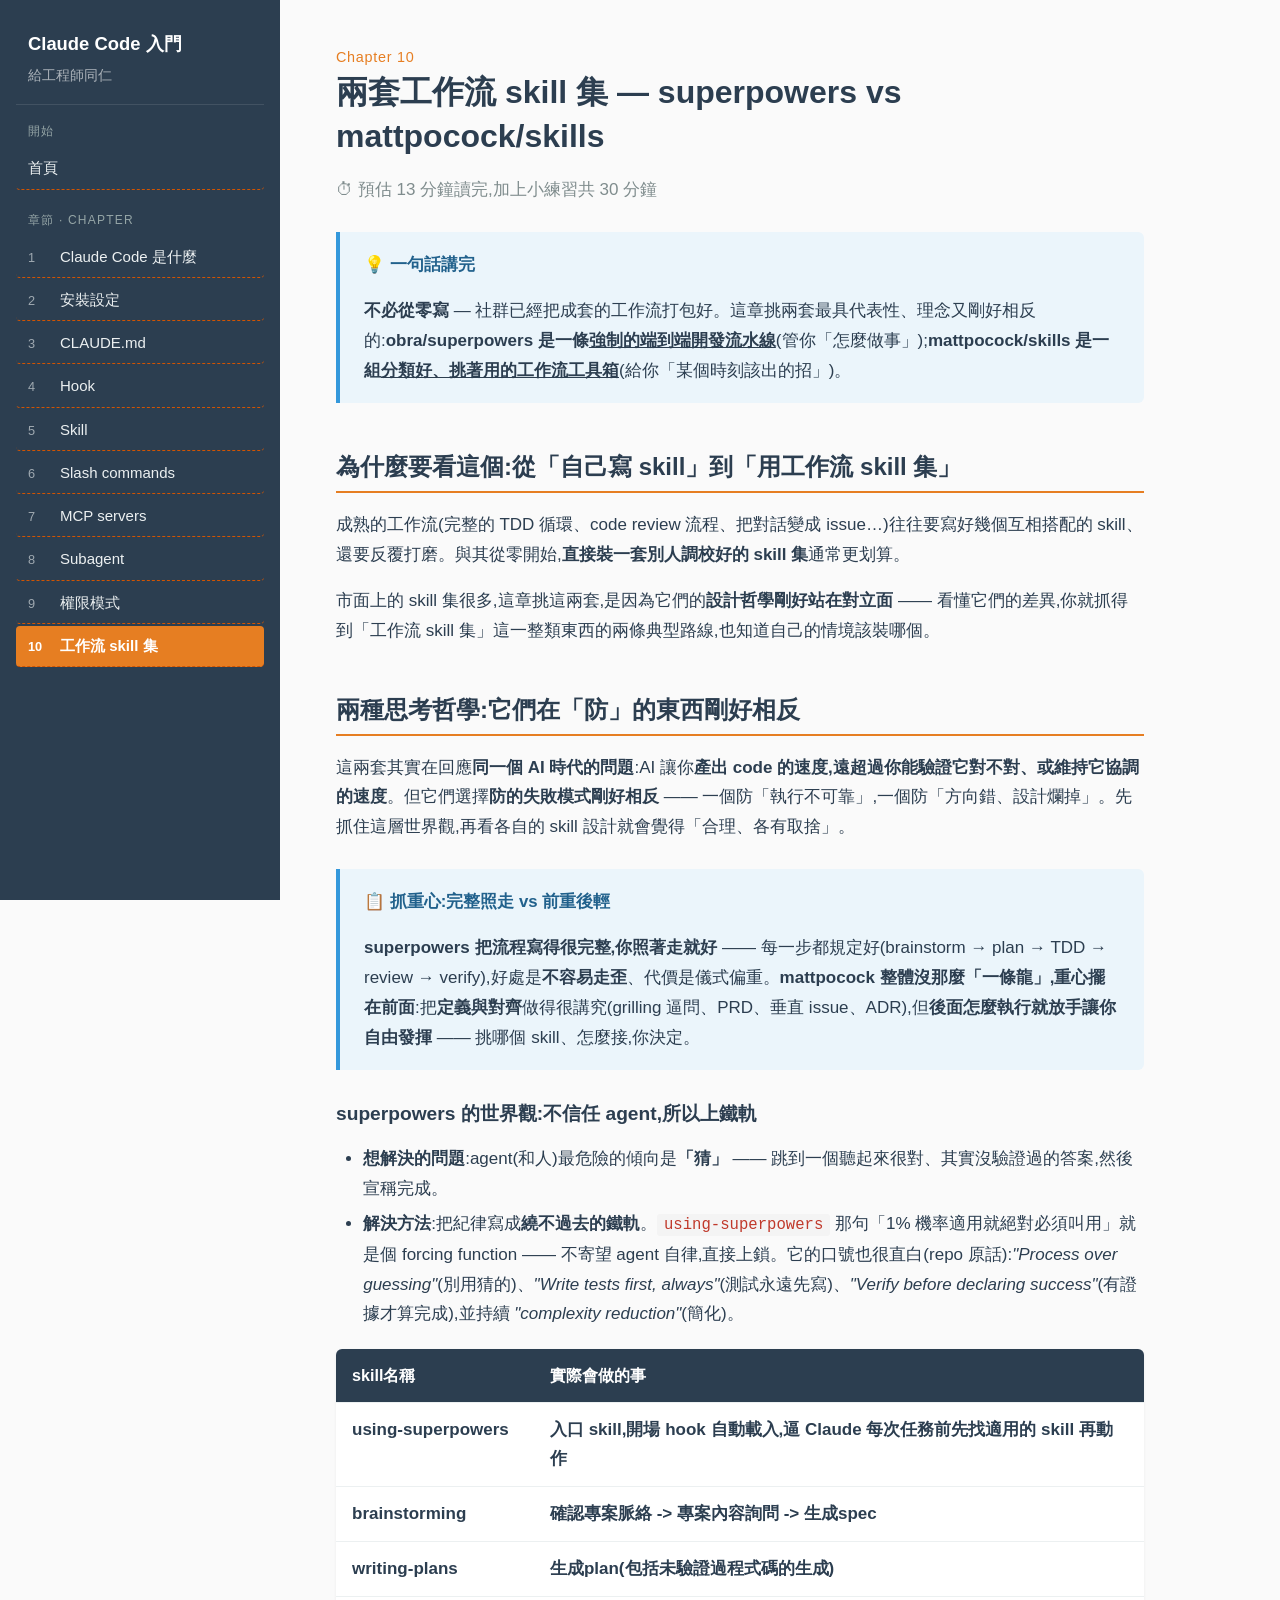
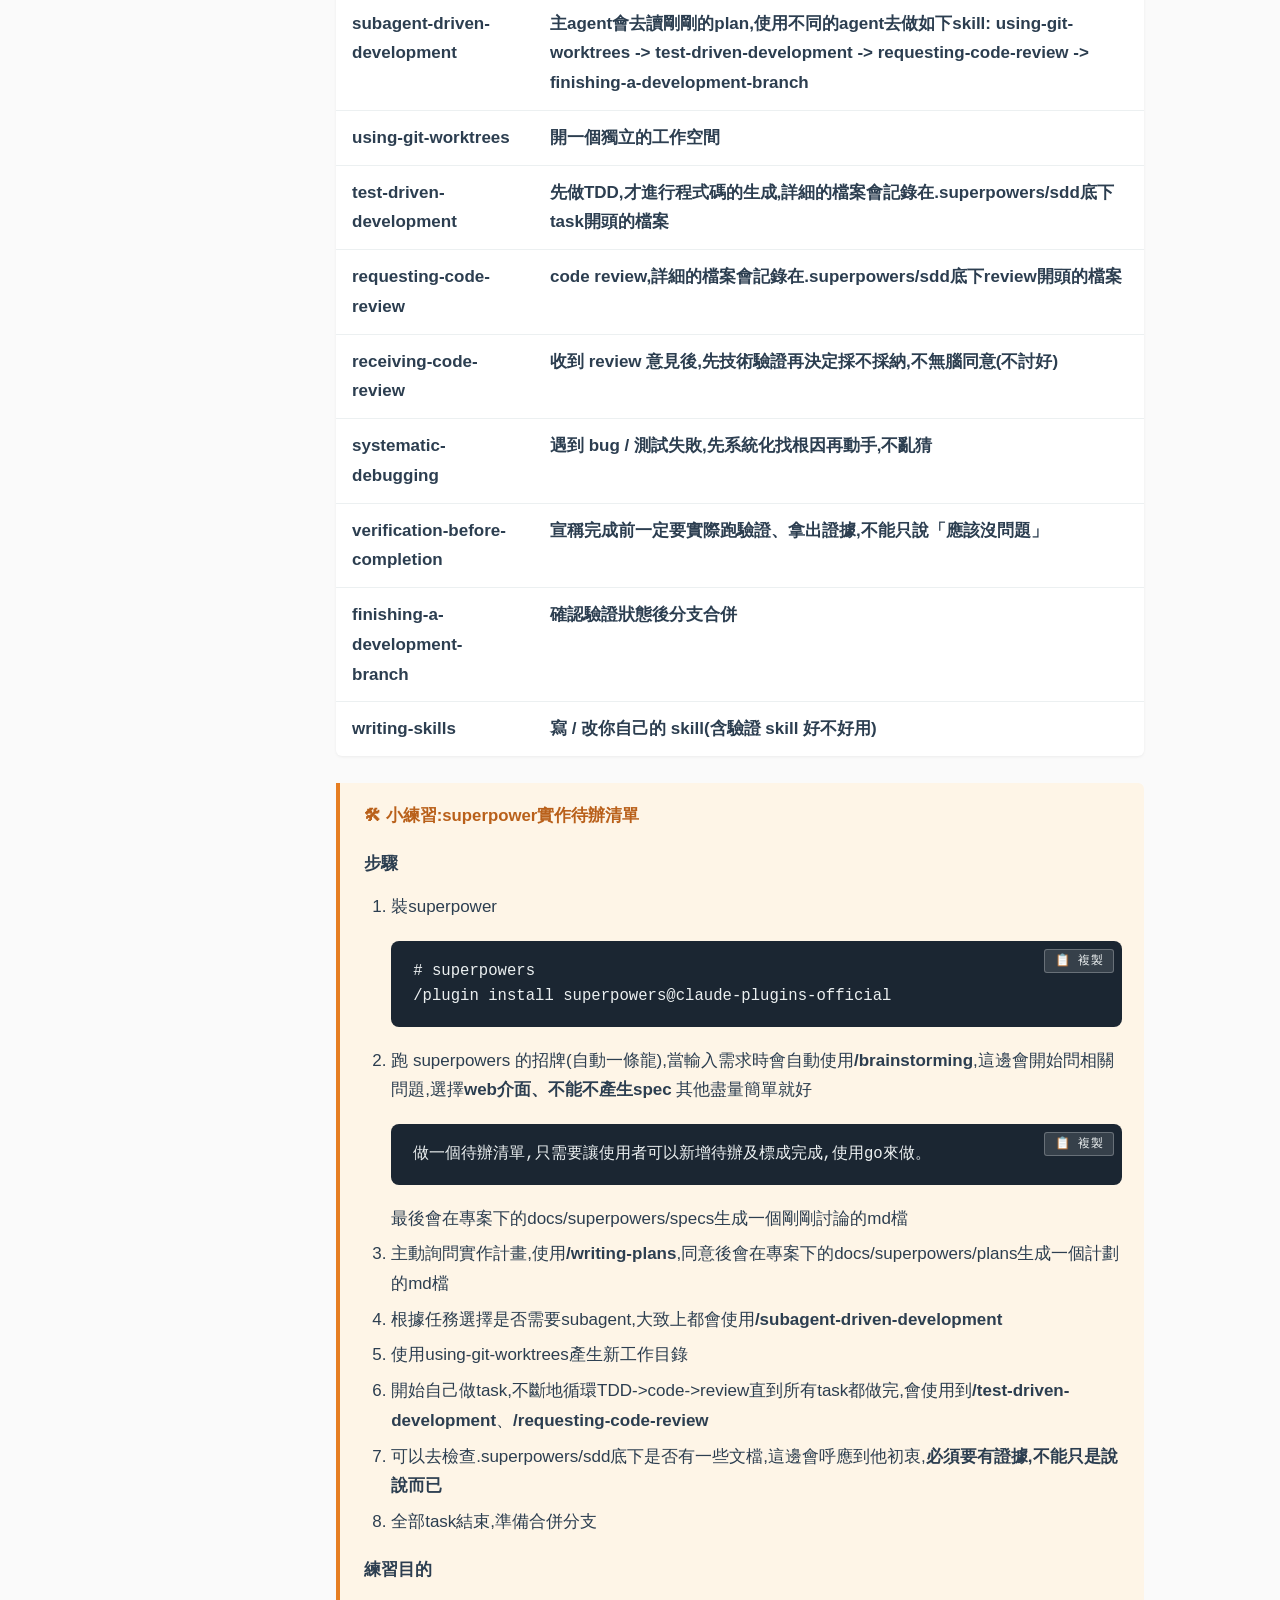
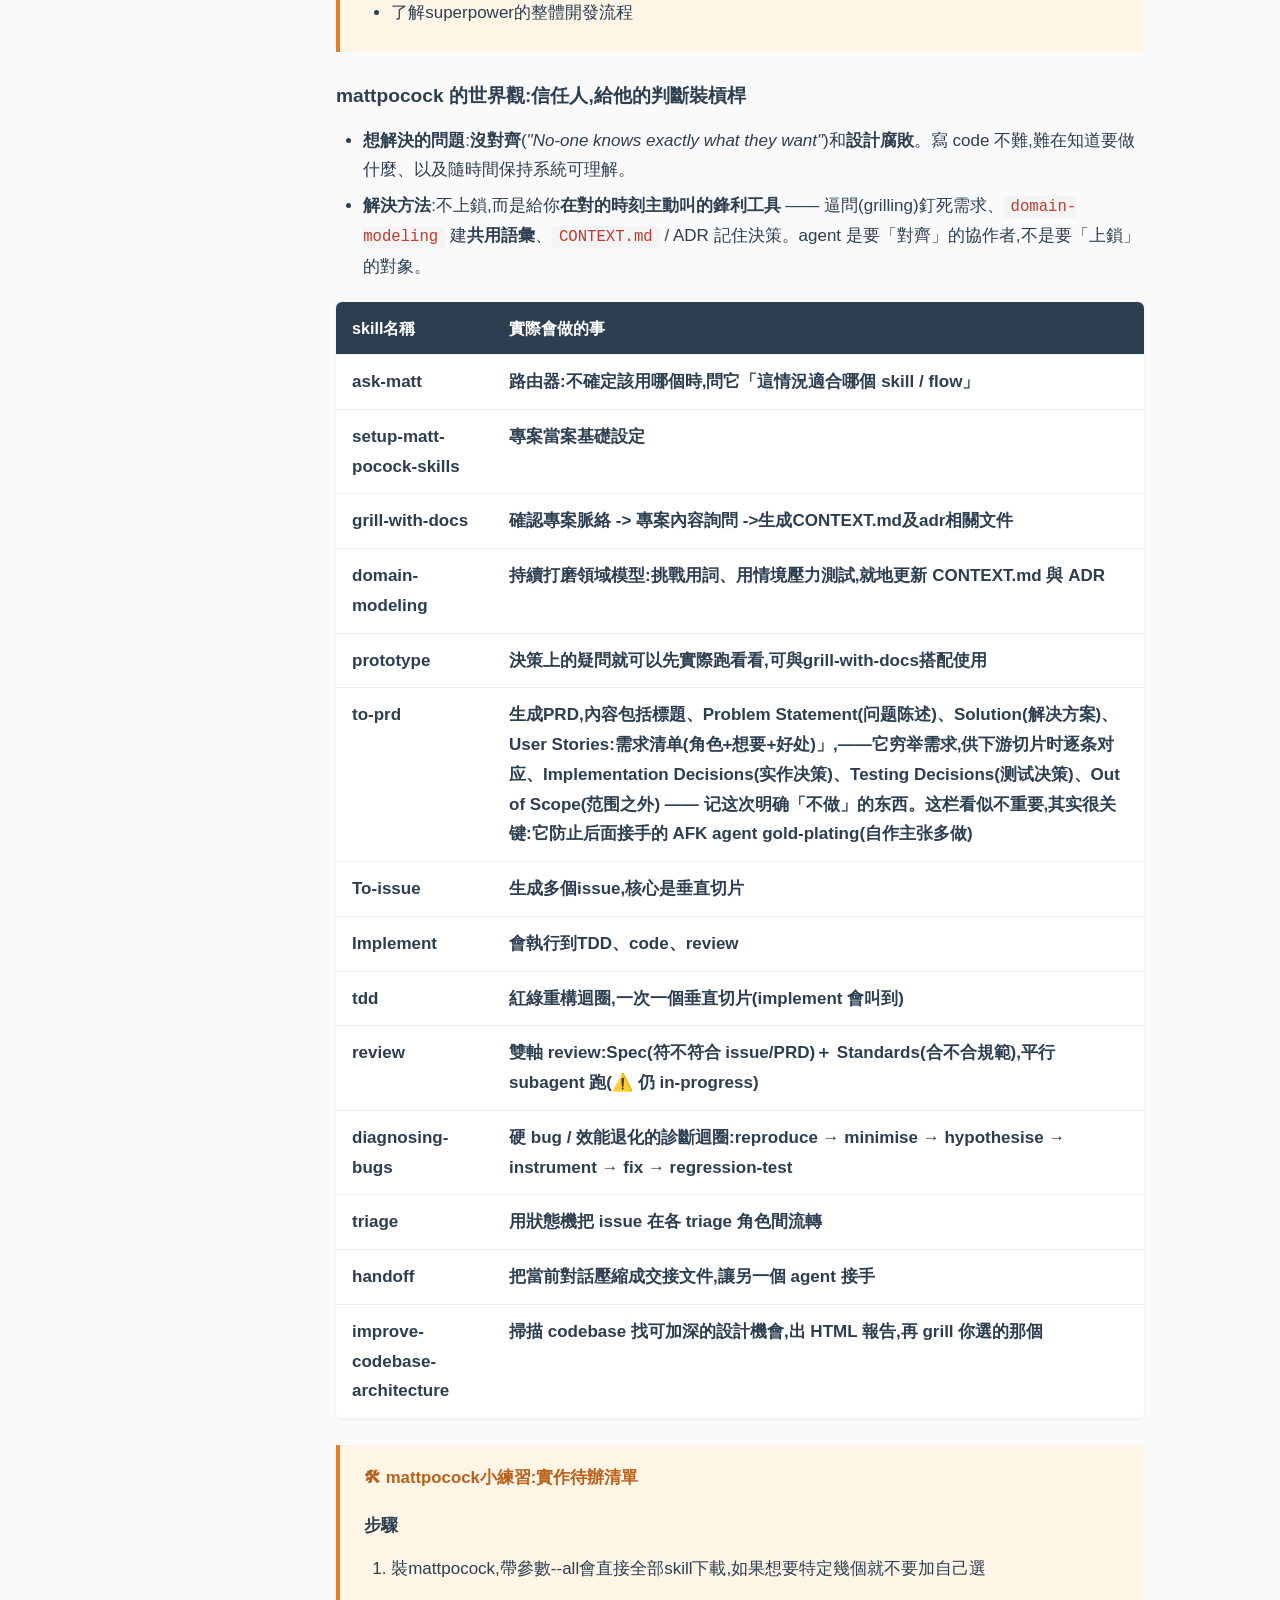
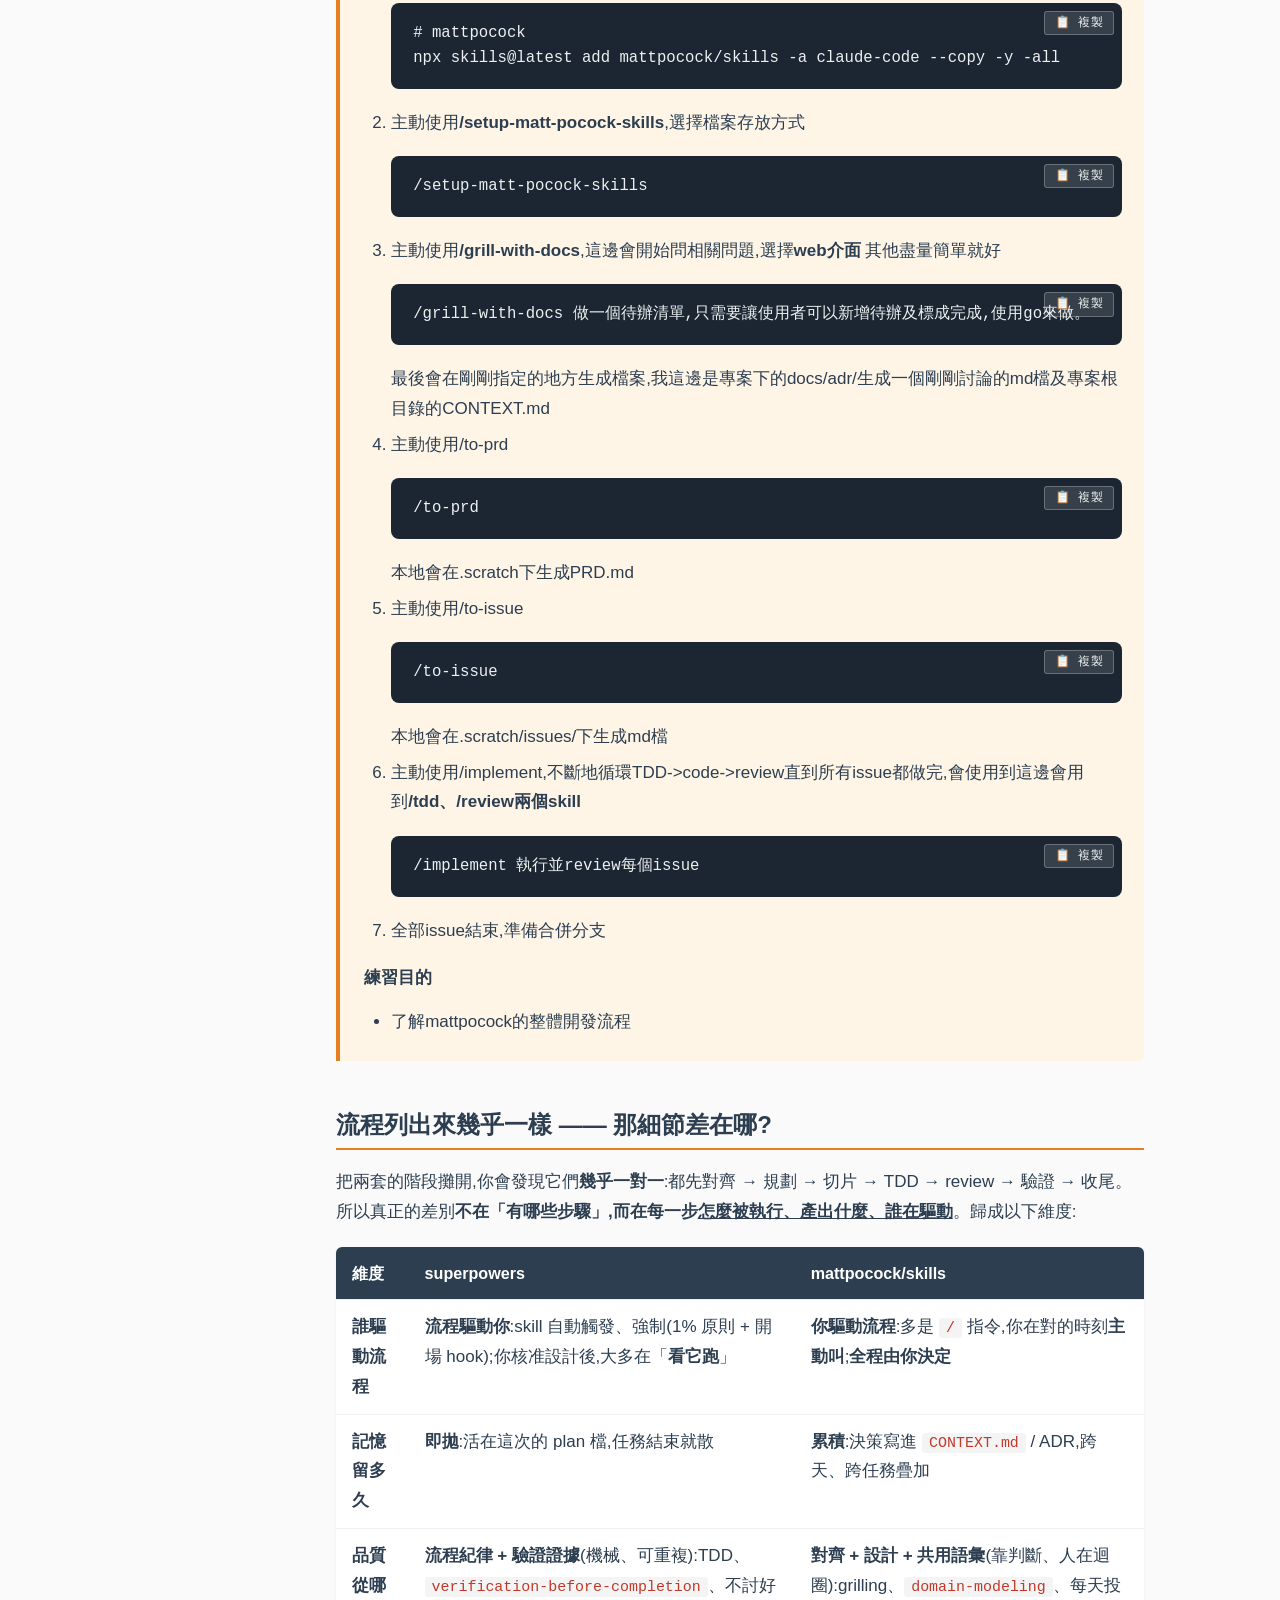
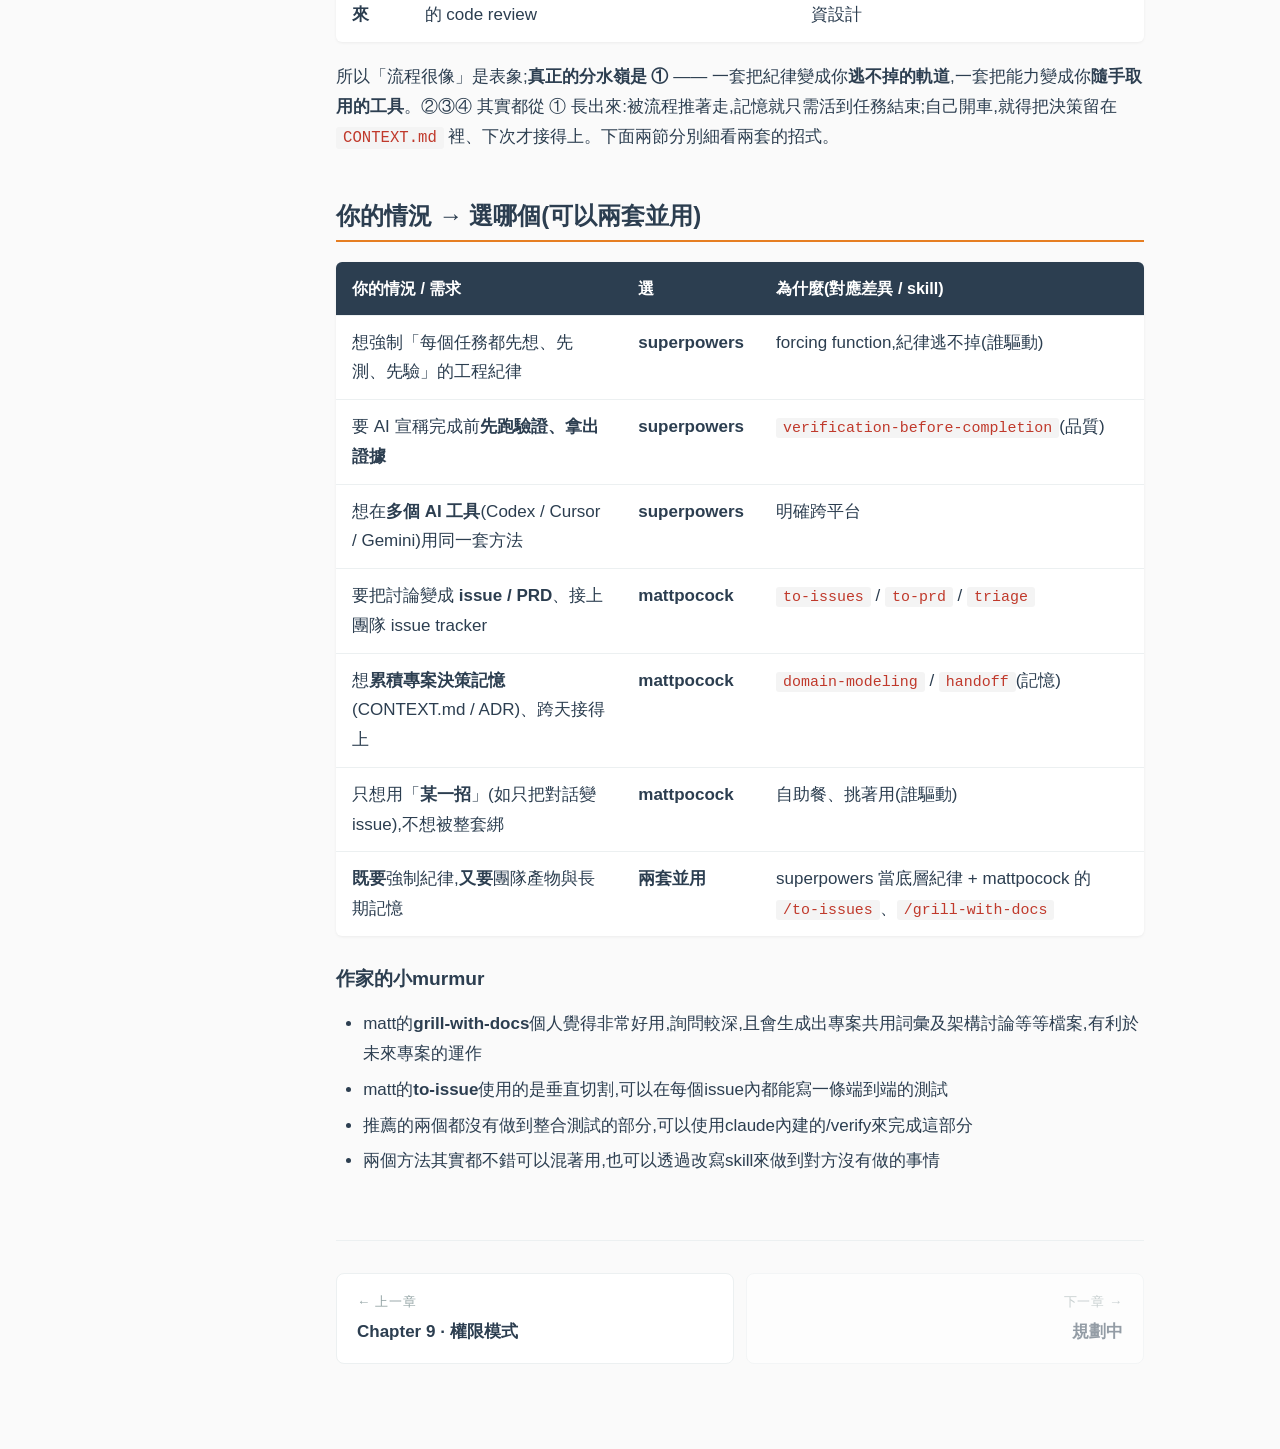
<file: 10-skill-工作流集.html>
<!DOCTYPE html>
<html lang="zh-Hant">
<head>
  <meta charset="UTF-8">
  <meta name="viewport" content="width=device-width, initial-scale=1.0">
  <title>Chapter 10 · 工作流 skill 集 — Claude Code 入門</title>
  <link rel="stylesheet" href="styles.css">
  <script src="script.js" defer></script>
</head>
<body>
<div class="site">

<aside class="sidebar">
  <a class="sidebar-brand" href="index.html">
    Claude Code 入門
    <small>給工程師同仁</small>
  </a>

  <div class="sidebar-section">
    <div class="sidebar-heading">開始</div>
    <a class="sidebar-link" href="index.html">首頁</a>
  </div>

  <div class="sidebar-section">
    <div class="sidebar-heading">章節 · Chapter</div>
    <a class="sidebar-link" href="01-claude-code-是什麼.html"><span class="num">1</span>Claude Code 是什麼</a>
    <a class="sidebar-link" href="02-安裝設定.html"><span class="num">2</span>安裝設定</a>
    <a class="sidebar-link" href="03-claude-md.html"><span class="num">3</span>CLAUDE.md</a>
    <a class="sidebar-link" href="04-hook.html"><span class="num">4</span>Hook</a>
    <a class="sidebar-link" href="05-skill.html"><span class="num">5</span>Skill</a>
    <a class="sidebar-link" href="06-slash-commands.html"><span class="num">6</span>Slash commands</a>
    <a class="sidebar-link" href="07-mcp.html"><span class="num">7</span>MCP servers</a>
    <a class="sidebar-link" href="08-subagent.html"><span class="num">8</span>Subagent</a>
    <a class="sidebar-link" href="09-permission-modes.html"><span class="num">9</span>權限模式</a>
    <a class="sidebar-link active" href="10-skill-工作流集.html"><span class="num">10</span>工作流 skill 集</a>
  </div>
</aside>

<main class="main">

<h1>
  <span class="chapter-label">Chapter 10</span>
  兩套工作流 skill 集 — superpowers vs mattpocock/skills
</h1>

<p style="color:#7F8C8D;">⏱ 預估 13 分鐘讀完,加上小練習共 30 分鐘</p>

<div class="box box-concept">
  <div class="box-title">💡 一句話講完</div>
  <p><strong>不必從零寫</strong> — 社群已經把成套的工作流打包好。這章挑兩套最具代表性、理念又剛好相反的:<strong>obra/superpowers 是一條<u>強制的端到端開發流水線</u></strong>(管你「怎麼做事」);<strong>mattpocock/skills 是一組<u>分類好、挑著用的工作流工具箱</u></strong>(給你「某個時刻該出的招」)。</p>
</div>

<h2>為什麼要看這個:從「自己寫 skill」到「用工作流 skill 集」</h2>

<p>成熟的工作流(完整的 TDD 循環、code review 流程、把對話變成 issue…)往往要寫好幾個互相搭配的 skill、還要反覆打磨。與其從零開始,<strong>直接裝一套別人調校好的 skill 集</strong>通常更划算。</p>

<p>市面上的 skill 集很多,這章挑這兩套,是因為它們的<strong>設計哲學剛好站在對立面</strong> —— 看懂它們的差異,你就抓得到「工作流 skill 集」這一整類東西的兩條典型路線,也知道自己的情境該裝哪個。</p>

<h2>兩種思考哲學:它們在「防」的東西剛好相反</h2>

<p>這兩套其實在回應<strong>同一個 AI 時代的問題</strong>:AI 讓你<strong>產出 code 的速度,遠超過你能驗證它對不對、或維持它協調的速度</strong>。但它們選擇<strong>防的失敗模式剛好相反</strong> —— 一個防「執行不可靠」,一個防「方向錯、設計爛掉」。先抓住這層世界觀,再看各自的 skill 設計就會覺得「合理、各有取捨」。</p>

<div class="box box-concept">
  <div class="box-title">📋 抓重心:完整照走 vs 前重後輕</div>
  <p><strong>superpowers 把流程寫得很完整,你照著走就好</strong> —— 每一步都規定好(brainstorm → plan → TDD → review → verify),好處是<strong>不容易走歪</strong>、代價是儀式偏重。<strong>mattpocock 整體沒那麼「一條龍」,重心擺在前面</strong>:把<strong>定義與對齊</strong>做得很講究(grilling 逼問、PRD、垂直 issue、ADR),但<strong>後面怎麼執行就放手讓你自由發揮</strong> —— 挑哪個 skill、怎麼接,你決定。</p>
</div>

<h3>superpowers 的世界觀:不信任 agent,所以上鐵軌</h3>
<ul>
  <li><strong>想解決的問題</strong>:agent(和人)最危險的傾向是<strong>「猜」</strong> —— 跳到一個聽起來很對、其實沒驗證過的答案,然後宣稱完成。</li>
  <li><strong>解決方法</strong>:把紀律寫成<strong>繞不過去的鐵軌</strong>。<code>using-superpowers</code> 那句「1% 機率適用就絕對必須叫用」就是個 forcing function —— 不寄望 agent 自律,直接上鎖。它的口號也很直白(repo 原話):<em>"Process over guessing"</em>(別用猜的)、<em>"Write tests first, always"</em>(測試永遠先寫)、<em>"Verify before declaring success"</em>(有證據才算完成),並持續 <em>"complexity reduction"</em>(簡化)。</li>
</ul>


<table>
  <tr><th>skill名稱</th><th>實際會做的事</th></tr>
  <tr>
    <td><strong>using-superpowers</strong></td>
    <td><strong>入口 skill,開場 hook 自動載入,逼 Claude 每次任務前先找適用的 skill 再動作</strong></td>
  </tr>
  <tr>
    <td><strong>brainstorming</strong></td>
    <td><strong>確認專案脈絡 -> 專案內容詢問 -> 生成spec</strong></td>
  </tr>
  <tr>
    <td><strong>writing-plans</strong></td>
    <td><strong>生成plan(包括未驗證過程式碼的生成)</strong></td>
  </tr>
  <tr>
    <td><strong>subagent-driven-development</strong></td>
    <td><strong>主agent會去讀剛剛的plan,使用不同的agent去做如下skill: using-git-worktrees -> test-driven-development -> requesting-code-review -> finishing-a-development-branch</strong></td>
  </tr>
  <tr>
    <td><strong>using-git-worktrees</strong></td>
    <td><strong>開一個獨立的工作空間</strong></td>
  </tr>
  <tr>
    <td><strong>test-driven-development</strong></td>
    <td><strong>先做TDD,才進行程式碼的生成,詳細的檔案會記錄在.superpowers/sdd底下task開頭的檔案</strong></td>
  </tr>
  <tr>
    <td><strong>requesting-code-review</strong></td>
    <td><strong>code review,詳細的檔案會記錄在.superpowers/sdd底下review開頭的檔案</strong></td>
  </tr>
  <tr>
    <td><strong>receiving-code-review</strong></td>
    <td><strong>收到 review 意見後,先技術驗證再決定採不採納,不無腦同意(不討好)</strong></td>
  </tr>
  <tr>
    <td><strong>systematic-debugging</strong></td>
    <td><strong>遇到 bug / 測試失敗,先系統化找根因再動手,不亂猜</strong></td>
  </tr>
  <tr>
    <td><strong>verification-before-completion</strong></td>
    <td><strong>宣稱完成前一定要實際跑驗證、拿出證據,不能只說「應該沒問題」</strong></td>
  </tr>
  <tr>
    <td><strong>finishing-a-development-branch</strong></td>
    <td><strong>確認驗證狀態後分支合併</strong></td>
  </tr>
  <tr>
    <td><strong>writing-skills</strong></td>
    <td><strong>寫 / 改你自己的 skill(含驗證 skill 好不好用)</strong></td>
  </tr>
</table>



<div class="box box-exercise">
  <div class="box-title">🛠 小練習:superpower實作待辦清單</div>

  <h4>步驟</h4>
  <ol>
    <li>裝superpower
      <pre><code># superpowers
/plugin install superpowers@claude-plugins-official</code></pre>
    </li>
    <li>跑 superpowers 的招牌(自動一條龍),當輸入需求時會自動使用<strong>/brainstorming</strong>,這邊會開始問相關問題,選擇<strong>web介面、不能不產生spec
    </strong>其他盡量簡單就好
    <pre><code>做一個待辦清單,只需要讓使用者可以新增待辦及標成完成,使用go來做。</code></pre>
    最後會在專案下的docs/superpowers/specs生成一個剛剛討論的md檔
    </li>
    <li>主動詢問實作計畫,使用<strong>/writing-plans</strong>,同意後會在專案下的docs/superpowers/plans生成一個計劃的md檔</li>
    <li>根據任務選擇是否需要subagent,大致上都會使用<strong>/subagent-driven-development</strong></li>
    <li>使用using-git-worktrees產生新工作目錄</li>
    <li>開始自己做task,不斷地循環TDD->code->review直到所有task都做完,會使用到<strong>/test-driven-development</strong>、<strong>/requesting-code-review</strong></li>
    <li>可以去檢查.superpowers/sdd底下是否有一些文檔,這邊會呼應到他初衷,<strong>必須要有證據,不能只是說說而已</strong></li>
    <li>全部task結束,準備合併分支</li>  
  </ol>

  <h4>練習目的</h4>
  <ul>
    <li>了解superpower的整體開發流程</li>
  </ul>
</div>





<h3>mattpocock 的世界觀:信任人,給他的判斷裝槓桿</h3>
<ul>
  <li><strong>想解決的問題</strong>:<strong>沒對齊</strong>(<em>"No-one knows exactly what they want"</em>)和<strong>設計腐敗</strong>。寫 code 不難,難在知道要做什麼、以及隨時間保持系統可理解。</li>
  <li><strong>解決方法</strong>:不上鎖,而是給你<strong>在對的時刻主動叫的鋒利工具</strong> —— 逼問(grilling)釘死需求、<code>domain-modeling</code> 建<strong>共用語彙</strong>、<code>CONTEXT.md</code> / ADR 記住決策。agent 是要「對齊」的協作者,不是要「上鎖」的對象。</li>
</ul>

<table>
  <tr><th>skill名稱</th><th>實際會做的事</th></tr>
  <tr>
    <td><strong>ask-matt</strong></td>
    <td><strong>路由器:不確定該用哪個時,問它「這情況適合哪個 skill / flow」</strong></td>
  </tr>
  <tr>
    <td><strong>setup-matt-pocock-skills</strong></td>
    <td><strong>專案當案基礎設定</strong></td>
  </tr>
  <tr>
    <td><strong>grill-with-docs</strong></td>
    <td><strong>確認專案脈絡 -> 專案內容詢問 ->生成CONTEXT.md及adr相關文件</strong></td>
  </tr>
  <tr>
    <td><strong>domain-modeling</strong></td>
    <td><strong>持續打磨領域模型:挑戰用詞、用情境壓力測試,就地更新 CONTEXT.md 與 ADR</strong></td>
  </tr>
  <tr>
    <td><strong>prototype</strong></td>
    <td><strong>決策上的疑問就可以先實際跑看看,可與grill-with-docs搭配使用</strong></td>
  </tr>
  <tr>
    <td><strong>to-prd</strong></td>
    <td><strong>生成PRD,內容包括標題、Problem Statement(问题陈述)、Solution(解决方案)、User Stories:需求清单(角色+想要+好处)」,——它穷举需求,供下游切片时逐条对应、Implementation Decisions(实作决策)、Testing Decisions(测试决策)、Out of Scope(范围之外) —— 记这次明确「不做」的东西。这栏看似不重要,其实很关键:它防止后面接手的 AFK agent gold-plating(自作主张多做)</strong></td>
  </tr>
  <tr>
    <td><strong>To-issue</strong></td>
    <td><strong>生成多個issue,核心是垂直切片</strong></td>
  </tr>
  <tr>
    <td><strong>Implement</strong></td>
    <td><strong>會執行到TDD、code、review
    </strong></td>
  </tr>
  <tr>
    <td><strong>tdd</strong></td>
    <td><strong>紅綠重構迴圈,一次一個垂直切片(implement 會叫到)</strong></td>
  </tr>
  <tr>
    <td><strong>review</strong></td>
    <td><strong>雙軸 review:Spec(符不符合 issue/PRD)＋ Standards(合不合規範),平行 subagent 跑(⚠️ 仍 in-progress)</strong></td>
  </tr>
  <tr>
    <td><strong>diagnosing-bugs</strong></td>
    <td><strong>硬 bug / 效能退化的診斷迴圈:reproduce → minimise → hypothesise → instrument → fix → regression-test</strong></td>
  </tr>
  <tr>
    <td><strong>triage</strong></td>
    <td><strong>用狀態機把 issue 在各 triage 角色間流轉</strong></td>
  </tr>
  <tr>
    <td><strong>handoff</strong></td>
    <td><strong>把當前對話壓縮成交接文件,讓另一個 agent 接手</strong></td>
  </tr>
  <tr>
    <td><strong>improve-codebase-architecture</strong></td>
    <td><strong>掃描 codebase 找可加深的設計機會,出 HTML 報告,再 grill 你選的那個</strong></td>
  </tr>
</table>



<div class="box box-exercise">
  <div class="box-title">🛠 mattpocock小練習:實作待辦清單</div>

  <h4>步驟</h4>
  <ol>
    <li>裝mattpocock,帶參數--all會直接全部skill下載,如果想要特定幾個就不要加自己選
      <pre><code># mattpocock
npx skills@latest add mattpocock/skills -a claude-code --copy -y -all</code></pre>
    </li>
    <li>主動使用<strong>/setup-matt-pocock-skills</strong>,選擇檔案存放方式
    <pre><code>/setup-matt-pocock-skills</code></pre></li>
    <li>主動使用<strong>/grill-with-docs</strong>,這邊會開始問相關問題,選擇<strong>web介面
    </strong>其他盡量簡單就好
    <pre><code>/grill-with-docs 做一個待辦清單,只需要讓使用者可以新增待辦及標成完成,使用go來做。</code></pre>
    最後會在剛剛指定的地方生成檔案,我這邊是專案下的docs/adr/生成一個剛剛討論的md檔及專案根目錄的CONTEXT.md
    </li>
    <li>主動使用/to-prd<pre><code>/to-prd</code></pre>
    本地會在.scratch下生成PRD.md
    </li>
<li>主動使用/to-issue<pre><code>/to-issue</code></pre>
    本地會在.scratch/issues/下生成md檔
    </li>
<li>主動使用/implement,不斷地循環TDD->code->review直到所有issue都做完,會使用到這邊會用到<strong>/tdd、/review兩個skill</strong><pre><code>/implement 執行並review每個issue</code></pre></li>
    <li>全部issue結束,準備合併分支</li>  
  </ol>

  <h4>練習目的</h4>
  <ul>
    <li>了解mattpocock的整體開發流程</li>
  </ul>
</div>



<h2>流程列出來幾乎一樣 —— 那細節差在哪?</h2>

<p>把兩套的階段攤開,你會發現它們<strong>幾乎一對一</strong>:都先對齊 → 規劃 → 切片 → TDD → review → 驗證 → 收尾。所以真正的差別<strong>不在「有哪些步驟」,而在每一步<u>怎麼被執行、產出什麼、誰在驅動</u></strong>。歸成以下維度:</p>

<table>
  <tr><th>維度</th><th>superpowers</th><th>mattpocock/skills</th></tr>
  <tr>
    <td><strong>誰驅動流程</strong></td>
    <td><strong>流程驅動你</strong>:skill 自動觸發、強制(1% 原則 + 開場 hook);你核准設計後,大多在「<strong>看它跑</strong>」</td>
    <td><strong>你驅動流程</strong>:多是 <code>/</code> 指令,你在對的時刻<strong>主動叫</strong>;<strong>全程由你決定</strong></td>
  </tr>
  <tr>
    <td><strong>記憶留多久</strong></td>
    <td><strong>即拋</strong>:活在這次的 plan 檔,任務結束就散</td>
    <td><strong>累積</strong>:決策寫進 <code>CONTEXT.md</code> / ADR,跨天、跨任務疊加</td>
  </tr>
  <tr>
    <td><strong>品質從哪來</strong></td>
    <td><strong>流程紀律 + 驗證證據</strong>(機械、可重複):TDD、<code>verification-before-completion</code>、不討好的 code review</td>
    <td><strong>對齊 + 設計 + 共用語彙</strong>(靠判斷、人在迴圈):grilling、<code>domain-modeling</code>、每天投資設計</td>
  </tr>
</table>

<p>所以「流程很像」是表象;<strong>真正的分水嶺是 ①</strong> —— 一套把紀律變成你<strong>逃不掉的軌道</strong>,一套把能力變成你<strong>隨手取用的工具</strong>。②③④ 其實都從 ① 長出來:被流程推著走,記憶就只需活到任務結束;自己開車,就得把決策留在 <code>CONTEXT.md</code> 裡、下次才接得上。下面兩節分別細看兩套的招式。</p>

<h2>你的情況 → 選哪個(可以兩套並用)</h2>

<table>
  <tr><th>你的情況 / 需求</th><th>選</th><th>為什麼(對應差異 / skill)</th></tr>
  <tr>
    <td>想強制「每個任務都先想、先測、先驗」的工程紀律</td>
    <td><strong>superpowers</strong></td>
    <td>forcing function,紀律逃不掉(誰驅動)</td>
  </tr>
  <tr>
    <td>要 AI 宣稱完成前<strong>先跑驗證、拿出證據</strong></td>
    <td><strong>superpowers</strong></td>
    <td><code>verification-before-completion</code>(品質)</td>
  </tr>
  <tr>
    <td>想在<strong>多個 AI 工具</strong>(Codex / Cursor / Gemini)用同一套方法</td>
    <td><strong>superpowers</strong></td>
    <td>明確跨平台</td>
  </tr>
  <tr>
    <td>要把討論變成 <strong>issue / PRD</strong>、接上團隊 issue tracker</td>
    <td><strong>mattpocock</strong></td>
    <td><code>to-issues</code> / <code>to-prd</code> / <code>triage</code></td>
  </tr>
  <tr>
    <td>想<strong>累積專案決策記憶</strong>(CONTEXT.md / ADR)、跨天接得上</td>
    <td><strong>mattpocock</strong></td>
    <td><code>domain-modeling</code> / <code>handoff</code>(記憶)</td>
  </tr>
  <tr>
    <td>只想用「<strong>某一招</strong>」(如只把對話變 issue),不想被整套綁</td>
    <td><strong>mattpocock</strong></td>
    <td>自助餐、挑著用(誰驅動)</td>
  </tr>
  <tr>
    <td><strong>既要</strong>強制紀律,<strong>又要</strong>團隊產物與長期記憶</td>
    <td><strong>兩套並用</strong></td>
    <td>superpowers 當底層紀律 + mattpocock 的 <code>/to-issues</code>、<code>/grill-with-docs</code></td>
  </tr>
</table>

<h3>作家的小murmur</h3>
<ul>
  <li>matt的<strong>grill-with-docs</strong>個人覺得非常好用,詢問較深,且會生成出專案共用詞彙及架構討論等等檔案,有利於未來專案的運作</li>
  <li>matt的<strong>to-issue</strong>使用的是垂直切割,可以在每個issue內都能寫一條端到端的測試</li>
  <li>推薦的兩個都沒有做到整合測試的部分,可以使用claude內建的/verify來完成這部分</li>
  <li>兩個方法其實都不錯可以混著用,也可以透過改寫skill來做到對方沒有做的事情</li>
</ul>



<div class="page-nav">
  <a href="09-permission-modes.html">
    <span class="label">← 上一章</span>
    <span class="title">Chapter 9 · 權限模式</span>
  </a>
  <a href="#" class="next" style="opacity:.5; pointer-events:none;">
    <span class="label">下一章 →</span>
    <span class="title">規劃中</span>
  </a>
</div>

</main>
</div>
</body>
</html>
</file>
<file: styles.css>
/* ============================================================
   Cowork 教學 — 共用樣式
   配色: 深藍 #2C3E50 / 橘 #E67E22 / 灰 #ECF0F1
   ============================================================ */

/* === Reset === */
*, *::before, *::after { box-sizing: border-box; margin: 0; padding: 0; }

html {
  font-size: 16px;
  scroll-behavior: smooth;
  -webkit-font-smoothing: antialiased;
}

body {
  font-family: -apple-system, BlinkMacSystemFont, "PingFang TC", "Microsoft JhengHei",
               "Segoe UI", "Helvetica Neue", Arial, sans-serif;
  color: #2C3E50;
  background: #FAFAFA;
  line-height: 1.75;
  font-size: 17px;
}

/* === Layout === */
.site {
  display: grid;
  grid-template-columns: 280px 1fr;
  min-height: 100vh;
}

.sidebar {
  background: #2C3E50;
  color: #ECF0F1;
  padding: 28px 16px;
  position: sticky;
  top: 0;
  height: 100vh;
  overflow-y: auto;
  font-size: 15px;
}

.main {
  padding: 48px 56px 64px;
  max-width: 920px;
  width: 100%;
}

/* === Sidebar === */
.sidebar-brand {
  display: block;
  font-size: 1.15rem;
  font-weight: 700;
  color: #FFF;
  text-decoration: none;
  padding: 0 12px 16px;
  border-bottom: 1px solid rgba(255,255,255,0.1);
  margin-bottom: 16px;
}

.sidebar-brand small {
  display: block;
  font-weight: 400;
  font-size: 0.75em;
  opacity: 0.6;
  margin-top: 4px;
}

.sidebar-section {
  margin-bottom: 20px;
}

.sidebar-heading {
  font-size: 0.75rem;
  text-transform: uppercase;
  letter-spacing: 0.1em;
  color: #95A5A6;
  padding: 0 12px;
  margin-bottom: 6px;
}

.sidebar-link {
  display: block;
  padding: 7px 12px;
  color: #ECF0F1;
  text-decoration: none;
  border-radius: 4px;
  margin: 2px 0;
  transition: background 0.15s;
}

.sidebar-link:hover {
  background: rgba(255,255,255,0.08);
  color: #FFF;
}

.sidebar-link.active {
  background: #E67E22;
  color: #FFF;
  font-weight: 600;
}

.sidebar-link .num {
  display: inline-block;
  width: 32px;
  font-size: 0.85em;
  opacity: 0.6;
  font-variant-numeric: tabular-nums;
}

.sidebar-link.active .num {
  opacity: 1;
}

/* 尚未上線的章節 (Part A/B 後續會補) */
span.sidebar-link, .sidebar-link.disabled {
  color: #5D7080;
  cursor: not-allowed;
  display: block;
  padding: 7px 12px;
  margin: 2px 0;
  border-radius: 4px;
}

span.sidebar-link:hover, .sidebar-link.disabled:hover {
  background: transparent;
  color: #5D7080;
}

span.sidebar-link::after, .sidebar-link.disabled::after {
  content: " (待補)";
  font-size: 0.78em;
  opacity: 0.6;
}

/* === Typography === */
h1, h2, h3, h4 {
  font-weight: 700;
  line-height: 1.35;
  color: #2C3E50;
}

h1 {
  font-size: 2rem;
  margin-bottom: 0.3em;
}

h1 .chapter-label {
  display: block;
  font-size: 0.9rem;
  font-weight: 500;
  color: #E67E22;
  letter-spacing: 0.05em;
  margin-bottom: 4px;
}

h2 {
  font-size: 1.5rem;
  margin: 2em 0 0.6em;
  padding-bottom: 0.3em;
  border-bottom: 2px solid #E67E22;
}

h3 {
  font-size: 1.2rem;
  margin: 1.6em 0 0.5em;
}

h4 {
  font-size: 1.05rem;
  margin: 1.3em 0 0.4em;
}

p {
  margin: 1em 0;
}

ul, ol {
  margin: 1em 0 1em 1.6em;
}

li {
  margin: 0.35em 0;
}

a {
  color: #D35400;
  text-decoration: none;
  border-bottom: 1px dashed #D35400;
  transition: all 0.15s;
}

a:hover {
  color: #E67E22;
  border-bottom-style: solid;
}

strong { color: #2C3E50; font-weight: 700; }

hr {
  border: none;
  border-top: 1px solid #ECF0F1;
  margin: 2em 0;
}

/* === Code === */
code {
  background: #F4F4F4;
  padding: 2px 7px;
  border-radius: 3px;
  font-family: "JetBrains Mono", "SF Mono", Menlo, Consolas, monospace;
  font-size: 0.92em;
  color: #C0392B;
}

pre {
  background: #1B2632;
  color: #ECF0F1;
  padding: 18px 22px;
  border-radius: 8px;
  overflow-x: auto;
  margin: 1.2em 0;
  font-size: 0.92em;
  line-height: 1.6;
  position: relative;
}

pre code {
  background: none;
  color: inherit;
  padding: 0;
  font-size: inherit;
}

/* === Tables === */
table {
  width: 100%;
  border-collapse: collapse;
  margin: 1.2em 0;
  background: #FFF;
  border-radius: 6px;
  overflow: hidden;
  box-shadow: 0 1px 3px rgba(0,0,0,0.06);
}

th, td {
  padding: 12px 16px;
  text-align: left;
  border-bottom: 1px solid #ECF0F1;
  vertical-align: top;
}

th {
  background: #2C3E50;
  color: #FFF;
  font-weight: 600;
  font-size: 0.95em;
}

tr:last-child td { border-bottom: none; }

td code { font-size: 0.88em; }

/* === 色塊 (concept / exercise / warning / teacher / check) === */
.box {
  border-left: 4px solid;
  padding: 18px 22px 18px 24px;
  margin: 1.6em 0;
  border-radius: 0 6px 6px 0;
}

.box > *:first-child { margin-top: 0; }
.box > *:last-child { margin-bottom: 0; }

.box-title {
  font-weight: 700;
  font-size: 1.05rem;
  display: flex;
  align-items: center;
  gap: 8px;
  margin-bottom: 8px;
}

.box-concept  { background: #EBF5FB; border-color: #3498DB; }
.box-concept  .box-title { color: #21618C; }

.box-exercise { background: #FEF5E7; border-color: #E67E22; }
.box-exercise .box-title { color: #B9601A; }

.box-warning  { background: #FDEDEC; border-color: #E74C3C; }
.box-warning  .box-title { color: #A93226; }

.box-teacher  { background: #FFF9E6; border-color: #F1C40F; }
.box-teacher  .box-title { color: #927609; }

.box-check    { background: #E8F8F5; border-color: #27AE60; }
.box-check    .box-title { color: #1E7E47; }

.box-check ul { list-style: none; margin-left: 0; }
.box-check li::before {
  content: "☐ ";
  color: #27AE60;
  font-weight: 700;
  margin-right: 4px;
}

/* === Screenshot placeholder === */
.screenshot {
  background: repeating-linear-gradient(
    45deg,
    #F4F4F4,
    #F4F4F4 8px,
    #ECF0F1 8px,
    #ECF0F1 16px
  );
  border: 2px dashed #BDC3C7;
  padding: 56px 24px;
  margin: 1.2em 0;
  text-align: center;
  color: #7F8C8D;
  border-radius: 8px;
  font-style: italic;
}

.screenshot::before {
  content: "📷 ";
  font-style: normal;
  font-size: 1.5em;
  display: block;
  margin-bottom: 8px;
}

/* 當 .screenshot 內含真實圖片時, 切換成展示模式 */
.screenshot:has(img) {
  background: none;
  border: 1px solid #ECF0F1;
  padding: 8px;
  font-style: normal;
}

.screenshot:has(img)::before {
  display: none;
}

.screenshot img {
  max-width: 100%;
  height: auto;
  display: block;
  margin: 0 auto;
  border-radius: 6px;
}

.screenshot .caption {
  margin-top: 8px;
  font-size: 0.85em;
  color: #7F8C8D;
  text-align: center;
}

/* === Prompt block (give Claude this prompt) === */
.prompt {
  background: #FFF;
  border: 2px solid #2C3E50;
  border-radius: 8px;
  padding: 16px 20px;
  margin: 1.2em 0;
  font-family: -apple-system, "PingFang TC", "Microsoft JhengHei", sans-serif;
  position: relative;
}

.prompt::before {
  content: "💬 給 Claude 的指令";
  position: absolute;
  top: -11px;
  left: 16px;
  background: #2C3E50;
  color: #FFF;
  padding: 2px 10px;
  font-size: 0.78em;
  border-radius: 3px;
  letter-spacing: 0.05em;
}

.prompt p:first-of-type { margin-top: 0.5em; }

.copy-btn {
  position: absolute;
  top: -11px;
  right: 16px;
  background: #ECF0F1;
  border: 1px solid #BDC3C7;
  color: #2C3E50;
  padding: 2px 10px;
  border-radius: 3px;
  font-size: 0.78em;
  cursor: pointer;
  font-family: inherit;
  transition: all 0.15s;
  letter-spacing: 0.03em;
  line-height: 1.5;
}

.copy-btn:hover {
  background: #E67E22;
  color: #FFF;
  border-color: #E67E22;
}

.copy-btn.copied {
  background: #27AE60;
  color: #FFF;
  border-color: #27AE60;
}

/* <pre> 代碼區塊內的複製按鈕:深色底,放右上角內側 */
pre .copy-btn {
  top: 8px;
  right: 8px;
  background: rgba(255,255,255,0.12);
  border-color: rgba(255,255,255,0.25);
  color: #ECF0F1;
}

pre .copy-btn:hover {
  background: #E67E22;
  color: #FFF;
  border-color: #E67E22;
}

pre .copy-btn.copied {
  background: #27AE60;
  color: #FFF;
  border-color: #27AE60;
}

/* === 展開式區塊 (details/summary) === */
details {
  background: #FAFAFA;
  border: 1px solid #ECF0F1;
  border-radius: 8px;
  padding: 16px 22px;
  margin: 1.5em 0;
  transition: all 0.2s;
}

details[open] {
  background: #FFF;
  border-color: #E67E22;
  box-shadow: 0 2px 8px rgba(230, 126, 34, 0.08);
}

summary.homework-toggle,
details > summary {
  cursor: pointer;
  font-weight: 700;
  font-size: 1.08rem;
  color: #2C3E50;
  padding: 8px 0;
  list-style: none;
  outline: none;
  user-select: none;
  display: flex;
  align-items: center;
  gap: 10px;
}

summary::-webkit-details-marker {
  display: none;
}

summary::before {
  content: "▸";
  display: inline-block;
  color: #E67E22;
  transition: transform 0.15s;
  font-size: 0.9em;
}

details[open] > summary::before {
  transform: rotate(90deg);
}

summary:hover {
  color: #E67E22;
}

/* === Page nav (prev/next) === */
.page-nav {
  display: flex;
  justify-content: space-between;
  gap: 12px;
  margin: 64px 0 24px;
  padding-top: 32px;
  border-top: 1px solid #ECF0F1;
}

.page-nav a {
  flex: 1;
  padding: 16px 20px;
  background: #FFF;
  color: #2C3E50;
  border: 1px solid #ECF0F1;
  border-radius: 8px;
  text-decoration: none;
  border-bottom: 1px solid #ECF0F1;
  transition: all 0.15s;
}

.page-nav a:hover {
  border-color: #E67E22;
  color: #E67E22;
  transform: translateY(-1px);
}

.page-nav .label {
  display: block;
  font-size: 0.78em;
  color: #95A5A6;
  letter-spacing: 0.05em;
  margin-bottom: 4px;
}

.page-nav .title {
  display: block;
  font-weight: 600;
}

.page-nav .next { text-align: right; }

.page-nav .placeholder {
  flex: 1;
  background: transparent;
  border: none;
}

/* === Index / 首頁 專用 === */
.hero {
  background: linear-gradient(135deg, #2C3E50 0%, #34495E 100%);
  color: #FFF;
  padding: 56px 48px;
  border-radius: 12px;
  margin-bottom: 40px;
  position: relative;
  overflow: hidden;
}

.hero::after {
  content: "";
  position: absolute;
  right: -40px;
  top: -40px;
  width: 200px;
  height: 200px;
  background: rgba(230, 126, 34, 0.15);
  border-radius: 50%;
}

.hero h1 {
  color: #FFF;
  font-size: 2.4rem;
  margin-bottom: 12px;
  position: relative;
  z-index: 1;
}

.hero p {
  color: #ECF0F1;
  font-size: 1.1rem;
  position: relative;
  z-index: 1;
}

.hero .btn {
  margin-top: 16px;
  position: relative;
  z-index: 1;
}

.btn {
  display: inline-block;
  padding: 13px 28px;
  background: #E67E22;
  color: #FFF !important;
  text-decoration: none;
  border-radius: 6px;
  border: none;
  border-bottom: none;
  cursor: pointer;
  font-weight: 600;
  font-size: 1rem;
  transition: all 0.15s;
}

.btn:hover {
  background: #D35400;
  transform: translateY(-1px);
}

.btn-secondary {
  background: transparent;
  color: #FFF !important;
  border: 1px solid #FFF;
}

.btn-secondary:hover {
  background: rgba(255,255,255,0.1);
}

/* Learning map */
.section-block {
  margin: 48px 0;
}

.section-block h2 {
  display: flex;
  align-items: baseline;
  gap: 12px;
}

.section-block h2 .duration {
  font-size: 0.85rem;
  color: #95A5A6;
  font-weight: 400;
  border-bottom: none;
}

.lesson-grid {
  display: grid;
  grid-template-columns: repeat(auto-fill, minmax(220px, 1fr));
  gap: 14px;
  margin: 1.5em 0;
}

.lesson-card {
  display: block;
  background: #FFF;
  border: 1px solid #ECF0F1;
  border-radius: 10px;
  padding: 18px 20px;
  text-decoration: none;
  color: #2C3E50;
  transition: all 0.15s;
  border-bottom: 1px solid #ECF0F1;
}

.lesson-card:hover {
  transform: translateY(-2px);
  box-shadow: 0 6px 16px rgba(0,0,0,0.08);
  border-color: #E67E22;
  color: #2C3E50;
}

.lesson-card .badge {
  display: inline-block;
  padding: 3px 8px;
  background: #ECF0F1;
  color: #7F8C8D;
  font-size: 0.72rem;
  font-weight: 600;
  border-radius: 3px;
  margin-bottom: 8px;
  letter-spacing: 0.05em;
}

.lesson-card.partA .badge { background: #3498DB; color: #FFF; }
.lesson-card.partB .badge { background: #E67E22; color: #FFF; }
.lesson-card.appendix .badge { background: #95A5A6; color: #FFF; }

.lesson-card h3 {
  font-size: 1.05rem;
  margin: 0 0 6px;
}

.lesson-card .desc {
  font-size: 0.88rem;
  color: #7F8C8D;
  line-height: 1.55;
}

.lesson-card .meta {
  margin-top: 10px;
  font-size: 0.78rem;
  color: #95A5A6;
  display: flex;
  gap: 12px;
}

/* === Demo box (序章 用) === */
.demo-frame {
  background: #1B2632;
  color: #ECF0F1;
  border-radius: 12px;
  padding: 32px;
  margin: 1.5em 0;
  border: 1px solid #2C3E50;
}

.demo-frame .terminal-line {
  font-family: "JetBrains Mono", "SF Mono", Menlo, monospace;
  font-size: 0.95em;
  margin: 4px 0;
}

.demo-frame .user { color: #E67E22; }
.demo-frame .claude { color: #5DADE2; }

/* === 重點 callout (大字、強調) === */
.callout {
  font-size: 1.3rem;
  text-align: center;
  padding: 32px 24px;
  background: #FFF;
  border: 2px dashed #E67E22;
  border-radius: 12px;
  margin: 2em 0;
  color: #2C3E50;
  font-weight: 600;
  line-height: 1.5;
}

/* === Footer === */
.footer {
  margin-top: 64px;
  padding-top: 24px;
  border-top: 1px solid #ECF0F1;
  font-size: 0.85rem;
  color: #95A5A6;
}

/* === Responsive === */
@media (max-width: 900px) {
  .site { grid-template-columns: 1fr; }
  .sidebar {
    position: static;
    height: auto;
    padding: 16px;
    max-height: 60vh;
  }
  .main { padding: 24px 18px 48px; }
  .hero { padding: 32px 24px; }
  .hero h1 { font-size: 1.6rem; }
  h1 { font-size: 1.6rem; }
  h2 { font-size: 1.25rem; }
  .lesson-grid { grid-template-columns: 1fr; }
  .page-nav { flex-direction: column; }
}

/* === Print === */
@media print {
  .sidebar, .page-nav { display: none; }
  .main { max-width: 100%; padding: 0; }
}
</file>
